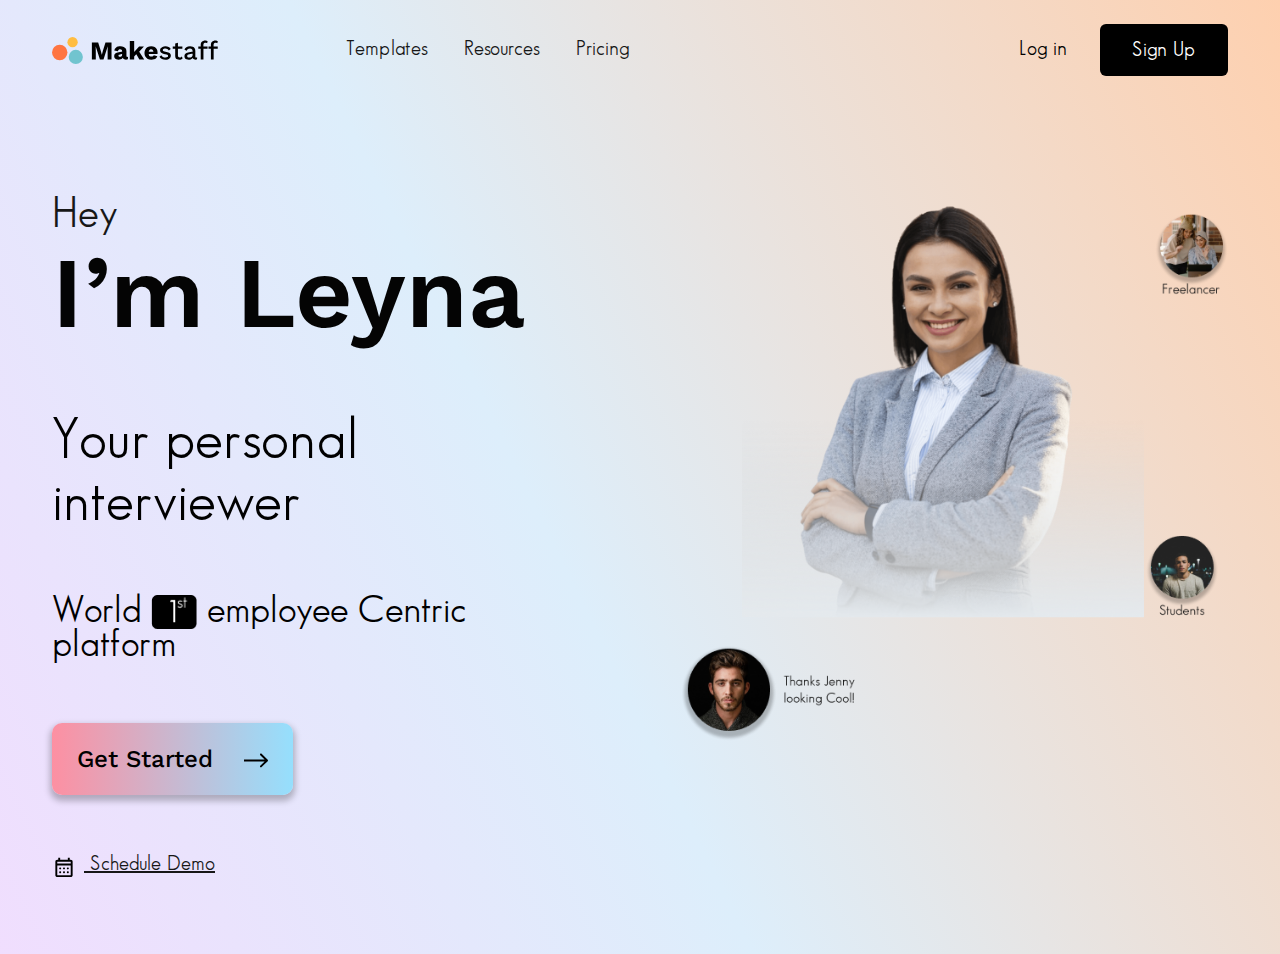
<file: index.html>
<!DOCTYPE html>
<html lang="en">

<head>
    <title>MAKESTAFF</title>
    <!--Required meta tag-->
    <meta charset="UTF-8">
    <meta name="description" content="">
    <meta name="viewport" content="width=device-width, initial-scale=1.0">
    <meta property="og:title" content="">
    <meta property="og:type" content="">
    <meta property="og:url" content="">
    <meta property="og:image" content="">
    <link rel="icon" type="image/x-icon" href="assets/images/favicon.png">
    <!--google font  cdn	-->
    <link href="https://fonts.googleapis.com/css2?family=Work+Sans:ital,wght@0,100..900;1,100..900&display=swap"
        rel="stylesheet">
    <link rel="stylesheet" href="assets/fonts/fontstyle.css">
    <!-- CSS File -->
    <link rel="stylesheet" href="assets/css/normalize.css">
    <link rel="stylesheet" href="https://cdnjs.cloudflare.com/ajax/libs/font-awesome/6.3.0/css/all.min.css">
    <link rel="stylesheet" href="assets/css/global.css">
    <link rel="stylesheet" href="assets/css/font-size.css">
    <link rel="stylesheet" href="assets/css/style.css">
    <link rel="stylesheet" href="assets/css/responsive.css">
</head>

<body>

    <div class="makestuff_home">

        <!--Start Header Area-->
        <header class="header_main_area">
            <div class="custom_container">
                <div class="header_content_area">
                    <!-- logo   -->
                    <div class="logo">
                        <a href="index.html"><img src="assets/images/home/logo.svg" alt=""></a>
                    </div>
                    <!-- menu area -->
                    <div class="menu_area">
                        <div class="menu">
                            <ul>
                                <li><a href="#">Templates</a></li>
                                <li><a href="#">Resources</a></li>
                                <li><a href="#">Pricing</a></li>
                                <li><a href="#">Log in</a></li>
                                <li><a class="active" href="#">Sign Up</a></li>
                            </ul>
                        </div>
                        <!-- start mobile menu icon -->
                            <div class="mobile-menu-icon">
                                <div class="all-p-humber">
                                    <span></span>
                                    <span></span>
                                    <span></span>
                                    <span></span>
                                </div>
                            </div>
                            <!-- end mobile menu icon -->
                    </div>

                    <!-- user login area -->
                    <div class="user_login_area">
                        <ul>
                            <li><a href="#">Log in</a></li>
                            <li><a class="active" href="#">Sign Up</a></li>
                        </ul>
                    </div>


                </div>
            </div>
        </header>
        <!--End Header Area-->

        <!-- Start hero main area -->
        <div class="hero_main_area">
            <div class="custom_container">
                <div class="hero_content_area">
                    <div class="left_hero_content">
                        <div class="hero_top_txt">
                            
                            <h1 class="heading1"><span class="text_40">Hey</span> I’m Leyna</h1>
                            <h3 class="heading3">Your personal
                                interviewer</h3>
                            <p class="text_36">World <img src="assets/images/home/1st_icon.png" alt=""> employee Centric
                                platform</p>
                            <a class="get_started_btn" href="#">Get Started <img src="assets/images/home/Arrow1.svg" alt=""></a>
                            <a class="schedule_btn" href="#" class="text_20"><img src="assets/images/home/calendar.svg" alt=""> Schedule Demo </a>
                        </div>
                    </div>
                    <div class="right_hero_content">
                        <div class="hero_images">
                            <img src="assets/images/home/hero1.png" alt="">
                        </div>
                    </div>
                </div>
            </div>
        </div>
        <!-- End hero main area -->



    </div>






    <!-- JS File -->
    <script src="assets/js/modernizr-3.11.2.min.js"></script>
    <script src="assets/js/custom.js"></script>

</body>

</html>
</file>
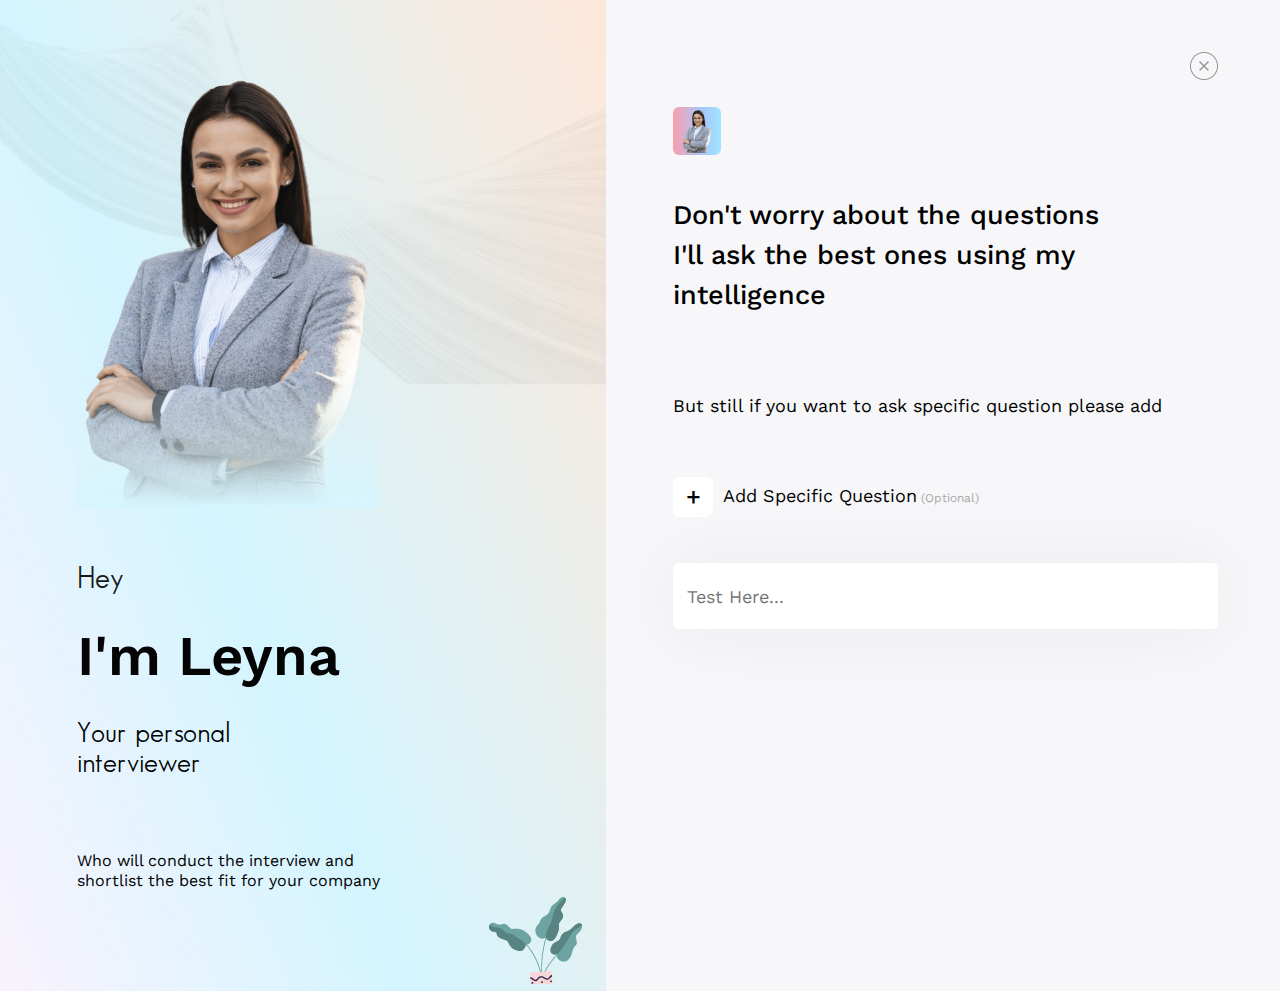
<file: add-question.html>
<!DOCTYPE html>
<html lang="en">

<head>
    <title>MAKESTAFF-Add-Question</title>
    <!--Required meta tag-->
    <meta charset="UTF-8">
    <meta name="description" content="">
    <meta name="viewport" content="width=device-width, initial-scale=1.0">
    <meta property="og:title" content="">
    <meta property="og:type" content="">
    <meta property="og:url" content="">
    <meta property="og:image" content="">
    <link rel="icon" type="image/x-icon" href="assets/images/favicon.png">
    <!--google font  cdn	-->
    <link href="https://fonts.googleapis.com/css2?family=Work+Sans:ital,wght@0,100..900;1,100..900&display=swap"
        rel="stylesheet">
    <link rel="stylesheet" href="assets/fonts/fontstyle.css">
    <!-- CSS File -->
    <link rel="stylesheet" href="assets/css/normalize.css">
    <link rel="stylesheet" href="https://cdnjs.cloudflare.com/ajax/libs/font-awesome/6.3.0/css/all.min.css">
    <link rel="stylesheet" href="assets/css/global.css">
    <link rel="stylesheet" href="assets/css/font-size.css">
    <link rel="stylesheet" href="assets/css/style.css">
    <link rel="stylesheet" href="assets/css/dipu.css">
    <link rel="stylesheet" href="assets/css/dipu-responsive.css">
    <link rel="stylesheet" href="assets/css/responsive.css">
</head>
<body>
    <main class="login_main_area">
        <div class=" staf_login">
            <!-- Login Left Side -->
            <div class="staf_login_left">
                <div class="staf_left_all_content">
                    <div class="staf_hero_img">
                        <img src="assets/images/staff-login/herp-img.png" alt="staf-hero-img">
                    </div>
                    <!-- Staf all content -->
                    <div class="staf_contents">
                        <p class="text_30">Hey</p>
                        <h4 class="heading3">I'm Leyna</h4>
                        <p class="text_28">Your personal interviewer</p>
                        <span class="text_16">
                            Who will conduct the interview and shortlist the best fit for your company
                        </span>
                    </div>
                    <div class="bottom_right_shape">
                        <img src="assets/images/login/bottom-right.png" alt="bottom-right">
                    </div>
                </div>
            </div>
            <!-- About Question Right Side -->
            <div class="about_question_right_side">
                <div class="about_all_content">
                    <div class="staf_right_headder">
                        <!-- Logo -->
                        <div class="staf_logo">
                        </div>
                        <!-- Cross Icon -->
                        <div class="close_icon">
                            <a href="#">
                                <img src="assets/images/staff-login/close-icon.png" alt="close-icon">
                            </a>
                        </div>
                    </div>
                    <div class="about_right_side_content">
                        <div class="about_right_side_img">
                            <img src="assets/images/add-question/person-icon.png" alt="img">
                        </div>
                        <h2 class="text_28">
                            Don't worry about the questions <br> I'll ask the best ones using my intelligence
                        </h2>
                        <p class="text_18">
                            But still if you want to ask specific question please add
                        </p>
                        <div class="add_qsn_area">
                            <!-- Single Question -->
                            <div class="single_qsn">
                                <p class="text_24">+</p> 
                                <h3 class="add_tittle">Add Specific Question<span> (Optional) </span></h3>
                            </div>
                        </div>
                        <!-- Form area -->
                        <form action="#" method="get" class="test_form">
                            <input type="text" name="test" id="test" placeholder="Test Here...">
                        </form>
                    </div>
                </div>
            </div>
        </div>
    </main>

    <!-- JS File -->
    <script src="assets/js/modernizr-3.11.2.min.js"></script>
    <script src="assets/js/custom.js"></script>
</body>
</html>
</file>
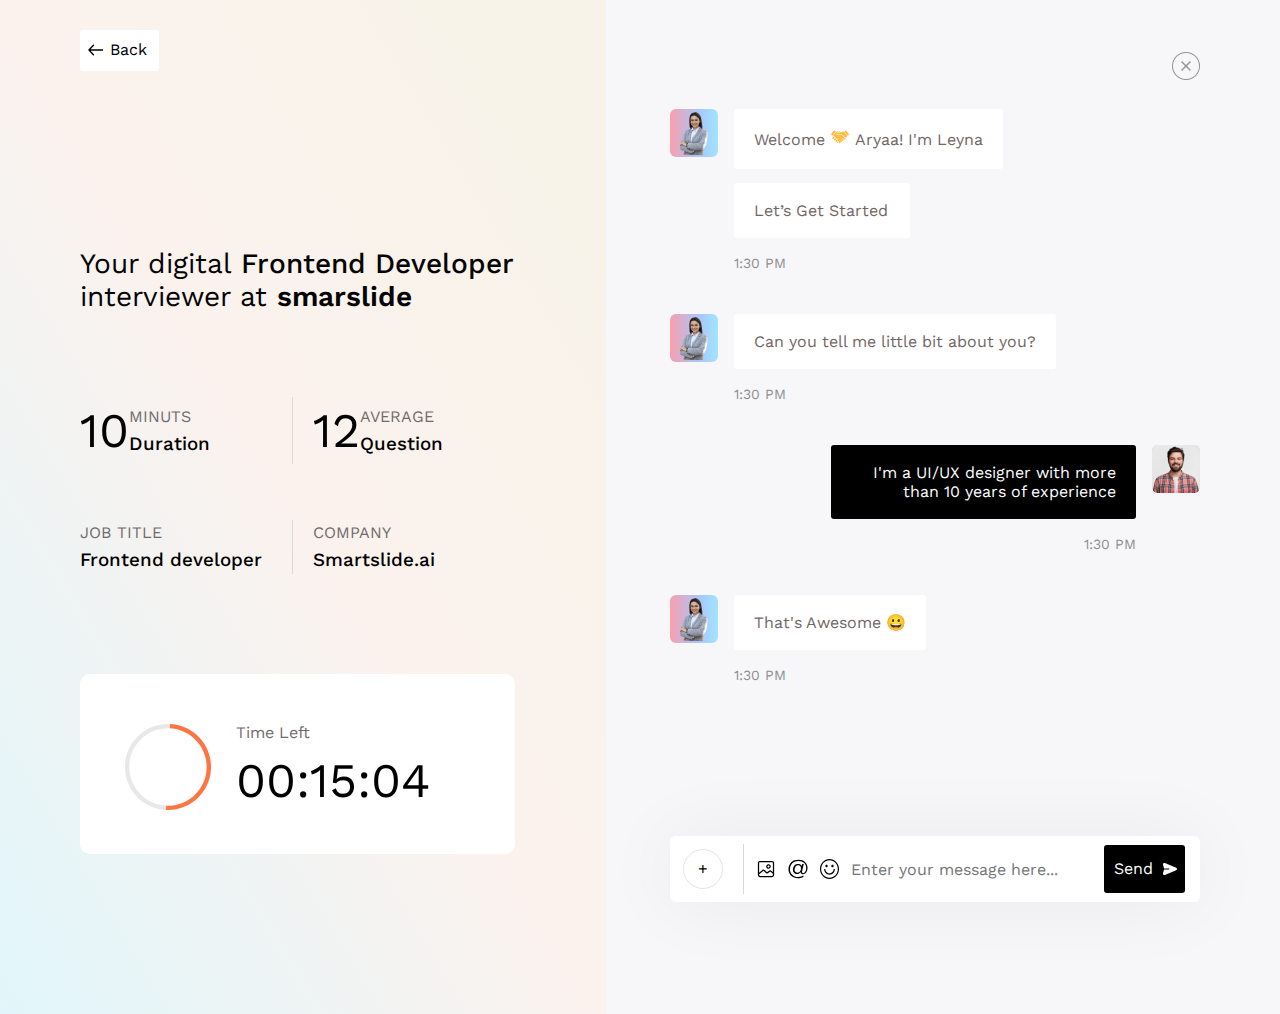
<file: cancel-interview.html>
<!DOCTYPE html>
<html lang="en">

<head>
    <title>MAKESTAFF-Cancel-Interview</title>
    <!--Required meta tag-->
    <meta charset="UTF-8">
    <meta name="description" content="">
    <meta name="viewport" content="width=device-width, initial-scale=1.0">
    <meta property="og:title" content="">
    <meta property="og:type" content="">
    <meta property="og:url" content="">
    <meta property="og:image" content="">
    <link rel="icon" type="image/x-icon" href="assets/images/favicon.png">
    <!--google font  cdn	-->
    <link href="https://fonts.googleapis.com/css2?family=Work+Sans:ital,wght@0,100..900;1,100..900&display=swap"
        rel="stylesheet">
    <link rel="stylesheet" href="assets/fonts/fontstyle.css">
    <!-- CSS File -->
    <link rel="stylesheet" href="assets/css/normalize.css">
    <link rel="stylesheet" href="https://cdnjs.cloudflare.com/ajax/libs/font-awesome/6.3.0/css/all.min.css">
    <link rel="stylesheet" href="assets/css/global.css">
    <link rel="stylesheet" href="assets/css/font-size.css">
    <link rel="stylesheet" href="assets/css/style.css">
    <link rel="stylesheet" href="assets/css/dipu.css">
    <link rel="stylesheet" href="assets/css/dipu-responsive.css">
    <link rel="stylesheet" href="assets/css/responsive.css">
</head>
<body>
    <main class="message_main_area">
        <div class="message_hr">
            <!-- message_hr Left Side -->
            <div class="message_hr_left">
                <div class="message_hr_left_all_content">
                    <!-- Back Button -->
                    <div class="back_btn_area">
                        <a href="#" class="back_btn">
                            <img src="assets/images/message_hr/left_arrow.svg" alt="left_arrow">
                            Back
                        </a>
                    </div>
                    <!-- Message Dashboard All Content -->
                    <div class="message_dashboard_content">
                        <!-- Content Title -->
                        <h2 class="text_28">
                            Your digital <span>Frontend Developer</span> interviewer at  <strong>smarslide</strong>
                        </h2>
                        <!-- Items -->
                        <div class="dashboard_content_boxs">
                            <!-- Single Box -->
                            <div class="dasboard_single_box">
                                <h2 class="text_48">10</h2>
                                <div class="subtittle">
                                    <span class="text_16">MINUTS</span>
                                    <p class="text_18">Duration</p>
                                </div>
                            </div>
                            <!-- Single Box -->
                            <div class="dasboard_single_box">
                                <h2 class="text_48">12</h2>
                                <div class="subtittle">
                                    <span class="text_16">AVERAGE</span>
                                    <p class="text_18">Question</p>
                                </div>
                            </div>
                            <!-- Single Box -->
                            <div class="dasboard_single_box">
                                <div class="subtittle">
                                    <span class="text_16">JOB TITLE</span>
                                    <p class="text_18">Frontend developer</p>
                                </div>
                            </div>
                            <!-- Single Box -->
                            <div class="dasboard_single_box">
                                <div class="subtittle">
                                    <span class="text_16">COMPANY</span>
                                    <p class="text_18">Smartslide.ai</p>
                                </div>
                            </div>
                        </div>
                        <!-- Timmer Box -->
                        <div class="timmer_box">
                            <img src="assets/images/message_hr/timer_shape.svg" alt="timer_shape">
                            <div class="timmer_text">
                                <span class="text_16">Time Left</span>
                                <p class="text_48">00:15:04</p>
                            </div>
                        </div>
                    </div>
                </div>
            </div>
            <!-- message_hr Right Side -->
            <div class="message_hr_right">
                <div class="message_hr_all_content">
                    <div class="staf_right_headder">
                        <!-- Logo -->
                        <div class="staf_logo">
                        </div>
                        <!-- Cross Icon -->
                        <div class="close_icon trigger">
                            <a href="#">
                                <img src="assets/images/staff-login/close-icon.png" alt="close-icon">
                            </a>
                        </div>
                    </div>
                    <div class="message_contents">
                        <!-- Message Items -->
                        <div class="sigle_message">
                            <!-- Message Img Box -->
                            <div class="hr_img_box">
                                <img src="assets/images/message_hr/hr.png" alt="img">
                            </div>
                            <!-- Message Contnet -->
                            <div class="message_contnet">
                                <p class="text_16 single_sms">  Welcome 
                                    <span>
                                        <svg width="20" height="20" viewBox="0 0 20 20" fill="none" xmlns="http://www.w3.org/2000/svg">
                                            <path d="M6.98807 15.2641C6.97852 15.3592 6.98674 15.4586 7.02141 15.557C7.10607 15.7943 7.30474 15.9877 7.54007 16.0606C7.75874 16.1297 7.9763 16.0837 8.0423 16.0119L8.49852 15.5223C8.63052 15.3812 8.66385 15.1557 8.5863 14.9368C8.39541 14.571 8.13963 14.439 7.81207 14.3799L6.98807 15.2641Z" fill="#FFBD41"/>
                                            <path d="M6.37892 12.8163L5.58159 13.6714C5.41959 13.8476 5.37314 14.1185 5.46359 14.3781C5.55959 14.6523 5.7887 14.8754 6.06292 14.9587C6.32248 15.0365 6.58292 14.9761 6.74603 14.8025L7.48425 14.0107C7.64736 13.835 7.6927 13.5654 7.60225 13.3059C7.50625 13.0303 7.27581 12.8081 7.00292 12.7252C6.78514 12.6556 6.52959 12.653 6.37892 12.8163Z" fill="#FFBD41"/>
                                            <path d="M4.79793 11.4095L4.06171 12.1999C3.89949 12.3748 3.85416 12.6466 3.94371 12.907C4.03971 13.1804 4.26882 13.4035 4.54305 13.4868C4.80216 13.5657 5.06527 13.5042 5.14727 13.4173L5.9646 12.5402C6.12771 12.3639 6.17305 12.093 6.0826 11.8339C5.98616 11.5588 5.75705 11.3366 5.48282 11.2542C5.2306 11.1719 4.95149 11.245 4.79793 11.4095Z" fill="#FFBD41"/>
                                            <path d="M3.35683 9.85134L2.54083 10.7289C2.37772 10.9047 2.33238 11.1742 2.42283 11.4324C2.51794 11.7089 2.74838 11.9311 3.0226 12.0144C3.28172 12.0918 3.54438 12.0318 3.62549 11.9438L4.44372 11.0667V11.0658C4.60683 10.8922 4.65216 10.6222 4.56172 10.3631C4.46705 10.0867 4.2366 9.86445 3.96238 9.782C3.75283 9.70978 3.49927 9.69734 3.35683 9.85134Z" fill="#FFBD41"/>
                                            <path d="M13.9521 4.61768C13.4244 4.91279 12.6908 4.96568 11.9764 5.01701C11.4359 5.0539 10.8784 5.09301 10.4777 5.24101L8.24992 6.06301C8.23481 6.06901 8.21948 6.07256 8.20348 6.07479C8.09592 6.09168 7.99637 6.10612 7.90703 6.11857C7.36459 6.19501 7.30192 6.21834 7.23948 6.37901C7.18259 6.52745 7.24503 6.74145 7.39926 6.92323C7.52503 7.07256 8.01726 7.53879 9.02992 7.29901L10.2986 7.13145C11.009 7.0399 11.5786 7.50301 12.0335 7.87679L15.4453 10.6061L15.4479 10.6048C16.1224 10.3226 16.825 9.95545 17.4224 9.2359L13.9521 4.61768Z" fill="#FFBD41"/>
                                            <path d="M9.2567 4.45158C9.05447 4.47025 8.8227 4.49581 8.57959 4.52114C7.23492 4.6647 6.48936 4.72114 6.11003 4.65092L2.61914 9.1947C2.74759 9.31625 2.85403 9.44247 2.93981 9.57914C3.23159 9.28047 3.67247 9.17381 4.10181 9.30358C4.52314 9.4307 4.87492 9.77225 5.02203 10.196C5.08447 10.3754 5.10403 10.5594 5.08803 10.7356C5.26025 10.7114 5.44225 10.7214 5.62136 10.776C6.04159 10.9023 6.3947 11.2447 6.5407 11.6685C6.60403 11.8469 6.62403 12.0305 6.60892 12.2067C6.78114 12.1825 6.96314 12.1927 7.14225 12.2485C7.56159 12.3756 7.91314 12.7171 8.06025 13.1387C8.1527 13.406 8.15625 13.6811 8.08114 13.9278C8.12403 13.936 8.16803 13.9465 8.21181 13.9603C8.58803 14.0769 8.90759 14.386 9.04514 14.7671C9.17625 15.136 9.11936 15.5236 8.90403 15.8018L9.52336 16.2971C9.67492 16.4174 9.89581 16.4305 10.102 16.3305C10.3256 16.222 10.4945 16.0018 10.5443 15.7554C10.5651 15.6525 10.5583 15.5527 10.5347 15.4603L9.74914 14.8318C9.64359 14.7471 9.62492 14.5909 9.70736 14.4825C9.7907 14.3749 9.94359 14.3549 10.0498 14.4396L10.9943 15.1965C11.088 15.2716 11.3567 15.2916 11.6031 15.1756C11.8623 15.0518 12.058 14.7967 12.1123 14.512C12.1643 14.2429 12.0809 13.982 11.8956 13.8327L11.0414 13.1491C10.9349 13.0645 10.9163 12.9078 10.9996 12.8007C11.082 12.6918 11.2358 12.6718 11.3411 12.7578L12.5829 13.7509C12.7696 13.8994 13.0378 13.9198 13.2856 13.8043C13.5425 13.6814 13.7383 13.4267 13.7938 13.1389C13.8458 12.8698 13.7625 12.6098 13.5751 12.4591L12.3329 11.4674C12.2265 11.3818 12.2078 11.2256 12.2911 11.1163C12.3745 11.0091 12.5274 10.9905 12.634 11.0749C12.634 11.0749 14.5203 12.5831 14.5216 12.5831C14.6154 12.6569 14.8827 12.6778 15.128 12.5605C15.3876 12.4394 15.582 12.1847 15.6385 11.8978C15.6896 11.6283 15.6063 11.3665 15.4198 11.2185L11.728 8.26403C11.3045 7.9167 10.8669 7.55692 10.3587 7.62514L9.11559 7.78736C8.27759 7.9887 7.48714 7.78958 7.03003 7.24914C6.75447 6.92358 6.6607 6.52092 6.78447 6.19714C6.95803 5.74803 7.29047 5.70158 7.83914 5.62425C7.92114 5.61381 8.00936 5.60092 8.10647 5.58558L10.3114 4.77225C10.4547 4.71892 10.6134 4.68203 10.7776 4.64936C10.2107 4.43003 9.79981 4.41692 9.2567 4.45158Z" fill="#FFBD41"/>
                                            <path d="M4.46547 3.59046C4.06392 3.56002 3.69725 3.86268 3.16947 4.55002L1.81969 6.30824C1.33147 6.94246 1.14858 7.33691 1.18903 7.67113C1.22147 7.94579 1.41258 8.21535 1.60214 8.36735L2.24236 8.87868L5.71903 4.35357L5.26903 3.99335C4.95969 3.74668 4.70636 3.60913 4.46547 3.59046Z" fill="#FFBD41"/>
                                            <path d="M15.6147 3.58596C15.3738 3.60107 15.1182 3.73574 14.8065 3.97885L14.3516 4.33174L17.78 8.89374L18.2231 8.54907C18.6065 8.25174 18.802 7.98574 18.8378 7.7113C18.882 7.37796 18.7049 6.98041 18.2245 6.33796L16.8967 4.56285C16.3793 3.86841 16.0173 3.56018 15.6147 3.58596Z" fill="#FFBD41"/>
                                          </svg>
                                    </span>
                                    Aryaa! I'm Leyna
                                </p>
                                <p class=" text_16 single_sms" style="max-width: 176px;">Let’s Get Started</p>
                                <span class="text_14">1:30 PM</span>
                            </div>
                        </div>
                        <!-- Message Items -->
                        <div class="sigle_message mt">
                            <!-- Message Img Box -->
                            <div class="hr_img_box">
                                <img src="assets/images/message_hr/hr.png" alt="img">
                            </div>
                            <!-- Message Contnet -->
                            <div class="message_contnet">
                                <p class=" text_16 single_sms" >Can you tell me little bit about you?</p>
                                <span class="text_14">1:30 PM</span>
                            </div>
                        </div>
                        <!-- Message Items -->
                        <div class="sigle_message mt coustomer_item">
                            <!-- Message Contnet -->
                            <div class="message_contnet ">
                                <p class=" text_16 single_sms coustomer_content" style="max-width: 305px;">I'm a UI/UX designer with more than 10 years of experience</p>
                                <span class="text_14">1:30 PM</span>
                            </div>
                            <!-- Message Img Box -->
                            <div class="hr_img_box coustomer_img_box">
                                <img src="assets/images/message_hr/coustomers.png" alt="img">
                            </div>
                        </div>
                        <!-- Message Items -->
                        <div class="sigle_message mt">
                            <!-- Message Img Box -->
                            <div class="hr_img_box">
                                <img src="assets/images/message_hr/hr.png" alt="img">
                            </div>
                            <!-- Message Contnet -->
                            <div class="message_contnet">
                                <p class=" text_16 single_sms" >That's Awesome 😀</p>
                                <span class="text_14">1:30 PM</span>
                            </div>
                        </div>
                        <!-- Form area -->
                        <form action="#" method="get" class="sms_form">
                            <div class="chat-input-wrapper">
                                <button class="chat-attachment-btn">
                                  +
                                </button>
                                <div class="input-wrapper">
                                    <div class="emoji-btn">
                                        <a href="#">
                                            <img src="assets/images/message_hr/img.svg" alt="img">
                                        </a>
                                        <a href="#">
                                            <img src="assets/images/message_hr/@.svg" alt="img">
                                        </a>
                                        <a href="#">
                                            <img src="assets/images/message_hr/emoji.svg" alt="img">
                                        </a>
                                    </div>
                                    <input type="text" class="chat-input" placeholder="Enter your message here...">
                                </div>
                                <button class="chat-send-btn">Send</button>
                            </div>
                        </form>
                    </div>
                </div>
            </div>
        </div>
        
        <!-- Modal -->
        <div class="modal">
            <div class="modal-content">
                <div class="close_icon_area close-button">
                    <a href="#">
                        <img src="assets/images/cancel-interview/close-icon.png" alt="close-icon">
                    </a>
                </div>
                <div class="what_icon">
                    <img src="assets/images/cancel-interview/are-you-sure.svg" alt="are-you-sure">
                </div>
                <h2 class="text_28">
                    Are you Sure?
                </h2>
                <p class="text_20">Are you sure you want to cancel the interview?</p>
                <div class="modal_btns">
                    <a href="#" class="modal_btn">Cancel</a>
                    <a href="#" class="active modal_btn">Yes, Cancel It</a>
                </div>
            </div>
        </div>
    </main>

    <!-- JS File -->
    <script src="assets/js/modernizr-3.11.2.min.js"></script>
    <script src="assets/js/custom.js"></script>
</body>
</html>
</file>
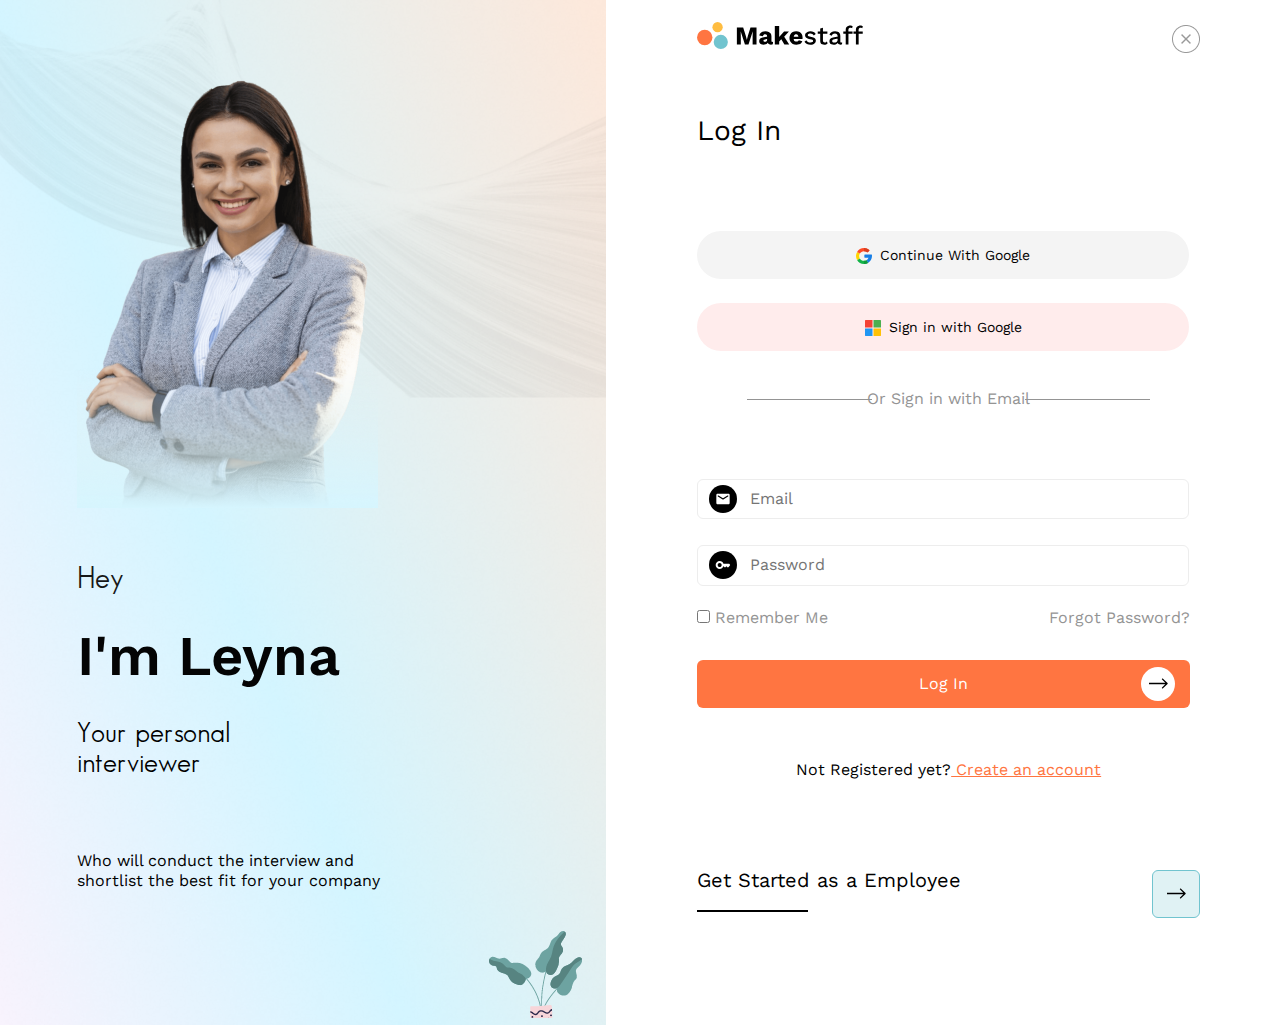
<file: employee-login.html>
<!DOCTYPE html>
<html lang="en">

<head>
    <title>MAKESTAFF-Employee-Login</title>
    <!--Required meta tag-->
    <meta charset="UTF-8">
    <meta name="description" content="">
    <meta name="viewport" content="width=device-width, initial-scale=1.0">
    <meta property="og:title" content="">
    <meta property="og:type" content="">
    <meta property="og:url" content="">
    <meta property="og:image" content="">
    <link rel="icon" type="image/x-icon" href="assets/images/favicon.png">
    <!--google font  cdn	-->
    <link href="https://fonts.googleapis.com/css2?family=Work+Sans:ital,wght@0,100..900;1,100..900&display=swap"
        rel="stylesheet">
    <link rel="stylesheet" href="assets/fonts/fontstyle.css">
    <!-- CSS File -->
    <link rel="stylesheet" href="assets/css/normalize.css">
    <link rel="stylesheet" href="https://cdnjs.cloudflare.com/ajax/libs/font-awesome/6.3.0/css/all.min.css">
    <link rel="stylesheet" href="assets/css/global.css">
    <link rel="stylesheet" href="assets/css/font-size.css">
    <link rel="stylesheet" href="assets/css/dipu.css">
    <link rel="stylesheet" href="assets/css/style.css">
    <link rel="stylesheet" href="assets/css/dipu-responsive.css">
    <link rel="stylesheet" href="assets/css/responsive.css">
</head>
<body>
    <main class="login_main_area">
        <div class=" staf_login">
            <!-- Login Left Side -->
            <div class="staf_login_left">
                <div class="staf_left_all_content">
                    <div class="staf_hero_img">
                        <img src="assets/images/staff-login/herp-img.png" alt="staf-hero-img">
                    </div>
                    <!-- Staf all content -->
                    <div class="staf_contents">
                        <p class="text_30">Hey</p>
                        <h4 class="heading3">I'm Leyna</h4>
                        <p class="text_28">Your personal interviewer</p>
                        <span class="text_16">
                            Who will conduct the interview and shortlist the best fit for your company
                        </span>
                    </div>
                    <div class="bottom_right_shape">
                        <img src="assets/images/login/bottom-right.png" alt="bottom-right">
                    </div>
                </div>
            </div>
            <!-- Login Right Side -->
            <div class="login_right_side">
                <div class="staf_right_content">
                    <div class="staf_right_headder employee_headder">
                        <!-- Logo -->
                        <div class="staf_logo Employee_logo">
                            <a href="#">
                            <img src="assets/images/home/logo.svg" alt="logo">
                            </a>
                        </div>
                        <!-- Cross Icon -->
                        <div class="close_icon">
                            <a href="#">
                                <img src="assets/images/staff-login/close-icon.png" alt="close-icon">
                            </a>
                        </div>
                    </div>
                    <!-- Login Details -->
                    <div class="employee_details">
                        <h5 class="text_32">Log In</h5>
                        <!-- Login With Google -->
                        <div class="employee_google_login_btn">
                            <div class="employee_google_login">
                                <a href="#" class="google_login_btn"> <span class="google_icon"><img src="assets/images/login/google-icon.svg" alt="google-icon"></span><span class="text_14">Continue With Google</span></a>
                            </div>
                            <div class="employee_google_login mycrosoft_btn">
                                <a href="#" class="google_login_btn"> <span class="google_icon"><img src="assets/images/employee/mycrosoft.svg" alt="mycrosoft-icon"></span><span class="text_14">Sign in with Google</span></a>
                            </div>
                        </div>
                    </div>
                    <!-- Email Singup Form -->
                    <form class="email_sign_up" action="#" method="get">
                        <div class="form_tittle employee_tittle">
                            <h3 class="text_16">Or Sign in with Email</h3>
                        </div>
                        <div class="email_fild staf_emal_fled">
                            <!-- Single Input -->
                            <div class="single_input ">
                                <div class="input_icon">
                                    <img src="assets/images/login/mail-icon.svg" alt="mail-icon">
                                </div>
                                <input type="email" name="email" placeholder="Email">
                            </div>
                        </div>
                        <div class="pass">
                            <!-- Single Input -->
                            <div class="single_input ">
                                <div class="input_icon">
                                    <img src="assets/images/login/key-icon.svg" alt="key-icon">
                                </div>
                                <input type="password" name="password" placeholder="Password">
                            </div>
                        </div>
                        <!-- Single Input -->
                        <div class="remember_input staf_remember">
                            <div class="remember_area">
                                <input type="checkbox" name="Remember" value="Remember" id="Remember">
                                <label for="Remember">Remember Me</label>
                            </div>
                            <div class="forget">
                                <a class="text_16" href="#">Forgot Password?</a>
                            </div>
                        </div>
                        <!-- Login Btn -->
                        <button class="login_btn staf_login_btn" type="submit">Log In <span class="arrow_icon"><img src="assets/images/login/arrow.svg" alt="arrow"></span></button>
                    </form>
                    <!-- Create Account -->
                    <div class="not_registred text_16">
                        Not Registered yet?<a href="#"> Create an account</a>
                    </div>
                    
                    <!-- Get Started -->
                    <div class="get_started">
                        <p class="text_20 text_shape">Get Started as a Employee</p>
                        <a href="#">
                            <img src="assets/images/login/arrow.svg" alt="arrow">
                        </a>
                    </div>
                </div>
            </div>
        </div>
    </main>

    <!-- JS File -->
    <script src="assets/js/modernizr-3.11.2.min.js"></script>
    <script src="assets/js/custom.js"></script>
</body>
</html>
</file>
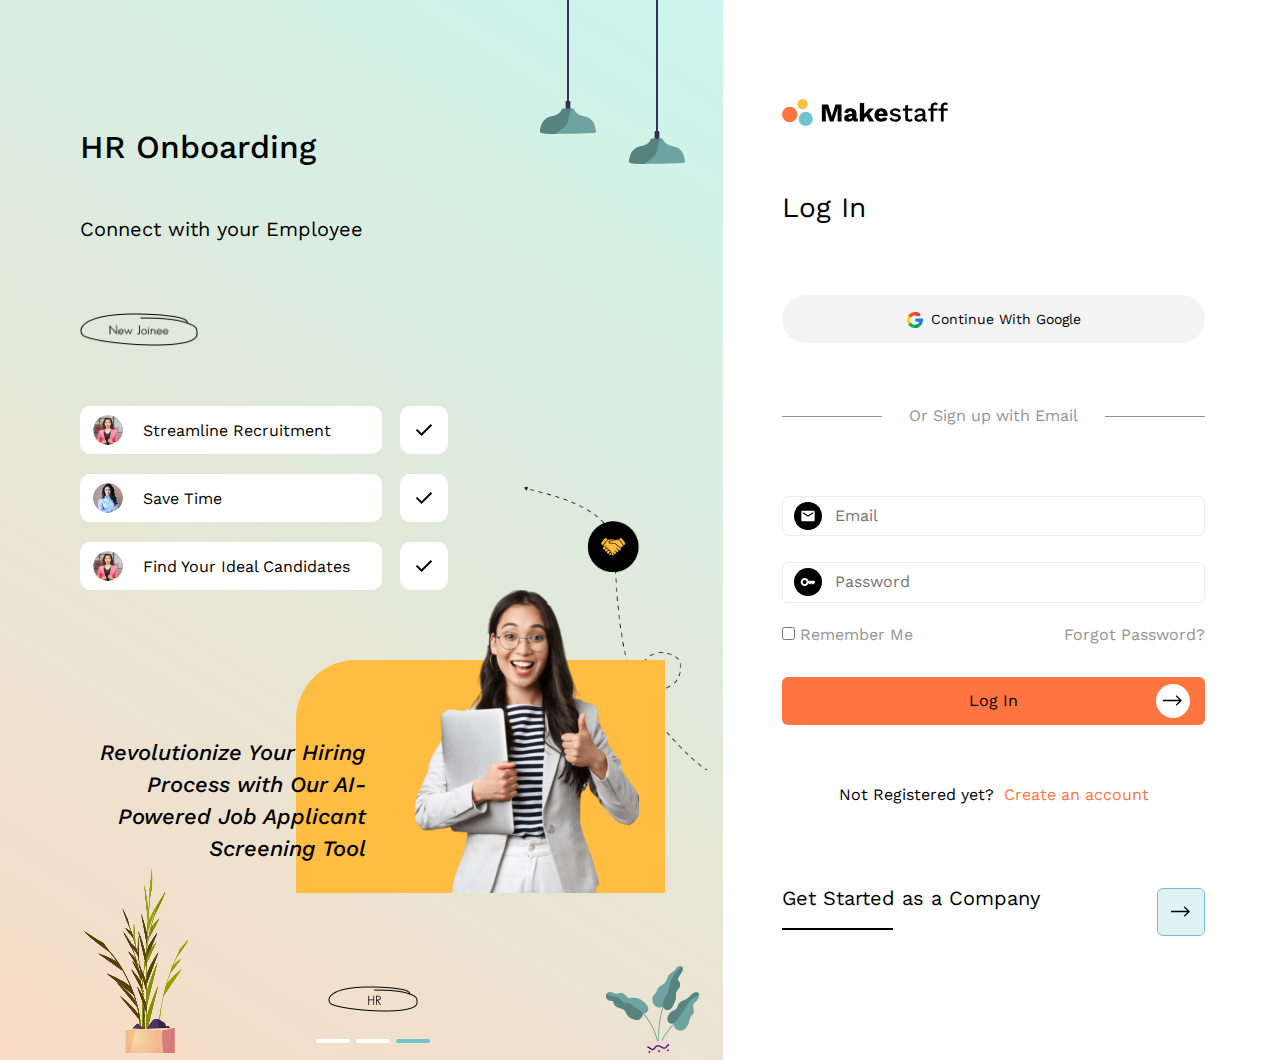
<file: login.html>
<!DOCTYPE html>
<html lang="en">

<head>
    <title>MAKESTAFF-Login</title>
    <!--Required meta tag-->
    <meta charset="UTF-8">
    <meta name="description" content="">
    <meta name="viewport" content="width=device-width, initial-scale=1.0">
    <meta property="og:title" content="">
    <meta property="og:type" content="">
    <meta property="og:url" content="">
    <meta property="og:image" content="">
    <link rel="icon" type="image/x-icon" href="assets/images/favicon.png">
    <!--google font  cdn	-->
    <link href="https://fonts.googleapis.com/css2?family=Work+Sans:ital,wght@0,100..900;1,100..900&display=swap"
        rel="stylesheet">
    <link rel="stylesheet" href="assets/fonts/fontstyle.css">
    <!-- CSS File -->
    <link rel="stylesheet" href="assets/css/normalize.css">
    <link rel="stylesheet" href="https://cdnjs.cloudflare.com/ajax/libs/font-awesome/6.3.0/css/all.min.css">
    <link rel="stylesheet" href="assets/css/global.css">
    <link rel="stylesheet" href="assets/css/font-size.css">
    <link rel="stylesheet" href="assets/css/style.css">
    <link rel="stylesheet" href="assets/css/responsive.css">
</head>
<body>
    <main class="login_main_area">
        <div class="login_wrapper">
            <!-- Login Left Side -->
            <div class="login_left_side">
                <div class="left_side_all_content">
                    <!-- Logo -->
                    <div class="login_logo dasktop_logo">
                        <a href="#">
                         <img src="assets/images/home/logo.svg" alt="logo">
                        </a>
                     </div>
                    <div class="hr_tittle_contemt">
                        <h1 class="text_32">HR Onboarding</h1>
                        <p class="text_20">Connect with your Employee</p>
                        <img src="assets/images/login/new-joinee.png" alt="new-joinee">
                    </div>
                    <div class="all_recruitment">
                        <!-- Single Recruitment -->
                        <div class="single_recruitment">
                            <div class="recruitment_content">
                                <img src="assets/images/login/user-one.png" alt="user-img">
                                <p class="text_16">Streamline Recruitment</p>
                            </div>
                            <div class="check_box">
                                <img src="assets/images/login/check.svg" alt="check">
                            </div>
                        </div>
                        <!-- Single Recruitment -->
                        <div class="single_recruitment">
                            <div class="recruitment_content">
                                <img src="assets/images/login/user-two.png" alt="user-img">
                                <p class="text_16">Save Time</p>
                            </div>
                            <div class="check_box">
                                <img src="assets/images/login/check.svg" alt="check">
                            </div>
                        </div>
                        <!-- Single Recruitment -->
                        <div class="single_recruitment">
                            <div class="recruitment_content">
                                <img src="assets/images/login/user-one.png" alt="user-img">
                                <p class="text_16">Find Your Ideal Candidates </p>
                            </div>
                            <div class="check_box">
                                <img src="assets/images/login/check.svg" alt="check">
                            </div>
                        </div>
                        <!-- Recruitment Shape -->
                        <div class="recruitment_shape">
                            <img src="assets/images/login/long-shape.png" alt="long-shape">
                        </div>
                    </div>
                    <!-- Revolutionize  -->
                    <div class="revolutionize">
                        <h3 class="text_22">Revolutionize Your Hiring Process with Our AI-Powered Job Applicant Screening Tool</h3>
                        <div class="revolutionize_bg_img">
                            <img src="assets/images/login/hiring-img.png" alt="hiring-img">
                        </div>
                    </div>
                    <!-- HR -->
                    <div class="hr_img">
                        <img src="assets/images/login/hr.png" alt="hr">
                    </div>
                    <!-- Arrow Icons -->
                    <div class="all_arrows">
                        <!-- single arrow -->
                        <span class="single_arrow"></span>
                        <!-- single arrow -->
                        <span class="single_arrow"></span>
                        <!-- single arrow -->
                        <span class="single_arrow green"></span>
                    </div>
                </div>
                <div class="login_left_top_shape">
                    <img src="assets/images/login/top-light.png" alt="top-light">
                </div>
                
                <div class="bottom_left_shape">
                    <img src="assets/images/login/bottom-left.png" alt="bottom-left">
                </div>
                <div class="bottom_right_shape">
                    <img src="assets/images/login/bottom-right.png" alt="bottom-right">
                </div>
            </div>
            <!-- Login Right Side -->
            <div class="login_right_side">
                <div class="right_side_all_content">
                    <!-- Logo -->
                    <div class="login_logo mobile_none">
                       <a href="#">
                        <img src="assets/images/home/logo.svg" alt="logo">
                       </a>
                    </div>
                    <!-- Login Details -->
                    <div class="login_details">
                        <h5 class="text_28">Log In</h5>
                        <!-- Login With Google -->
                        <div class="google_login">
                            <a href="#" class="google_login_btn"> <span class="google_icon"><img src="assets/images/login/google-icon.svg" alt="google-icon"></span><span class="text_14">Continue With Google</span></a>
                        </div>
                    </div>
                    <!-- Email Singup Form -->
                    <form class="email_sign_up" action="#" method="get">
                        <div class="form_tittle">
                            <h3 class="text_16">Or Sign up with Email</h3>
                        </div>
                        <div class="email_fild">
                            <!-- Single Input -->
                            <div class="single_input ">
                                <div class="input_icon">
                                    <img src="assets/images/login/mail-icon.svg" alt="mail-icon">
                                </div>
                                <input type="email" name="email" placeholder="Email">
                            </div>
                        </div>
                        <div class="pass">
                            <!-- Single Input -->
                            <div class="single_input ">
                                <div class="input_icon">
                                    <img src="assets/images/login/key-icon.svg" alt="key-icon">
                                </div>
                                <input type="password" name="password" placeholder="Password">
                            </div>
                        </div>
                        <!-- Single Input -->
                        <div class="remember_input">
                            <div class="remember_area">
                                <input type="checkbox" name="Remember" value="Remember" id="Remember">
                                <label for="Remember">Remember Me</label>
                            </div>
                            <div class="forget">
                                <a class="text_16" href="#">Forgot Password?</a>
                            </div>
                        </div>
                        <!-- Login Btn -->
                        <button class="login_btn" type="submit">Log In <span class="arrow_icon"><img src="assets/images/login/arrow.svg" alt="arrow"></span></button>
                    </form>
                    <!-- Create Account -->
                    <div class="create_account_text text_16">
                        Not Registered yet? <a href="#">Create an account</a>
                    </div>
                    <!-- Get Started -->
                    <div class="get_started">
                        <p class="text_20 text_shape">Get Started as a Company</p>
                        <a href="#">
                            <img src="assets/images/login/arrow.svg" alt="arrow">
                        </a>
                    </div>
                </div>
            </div>
        </div>
    </main>

    <!-- JS File -->
    <script src="assets/js/modernizr-3.11.2.min.js"></script>
    <script src="assets/js/custom.js"></script>
</body>
</html>
</file>
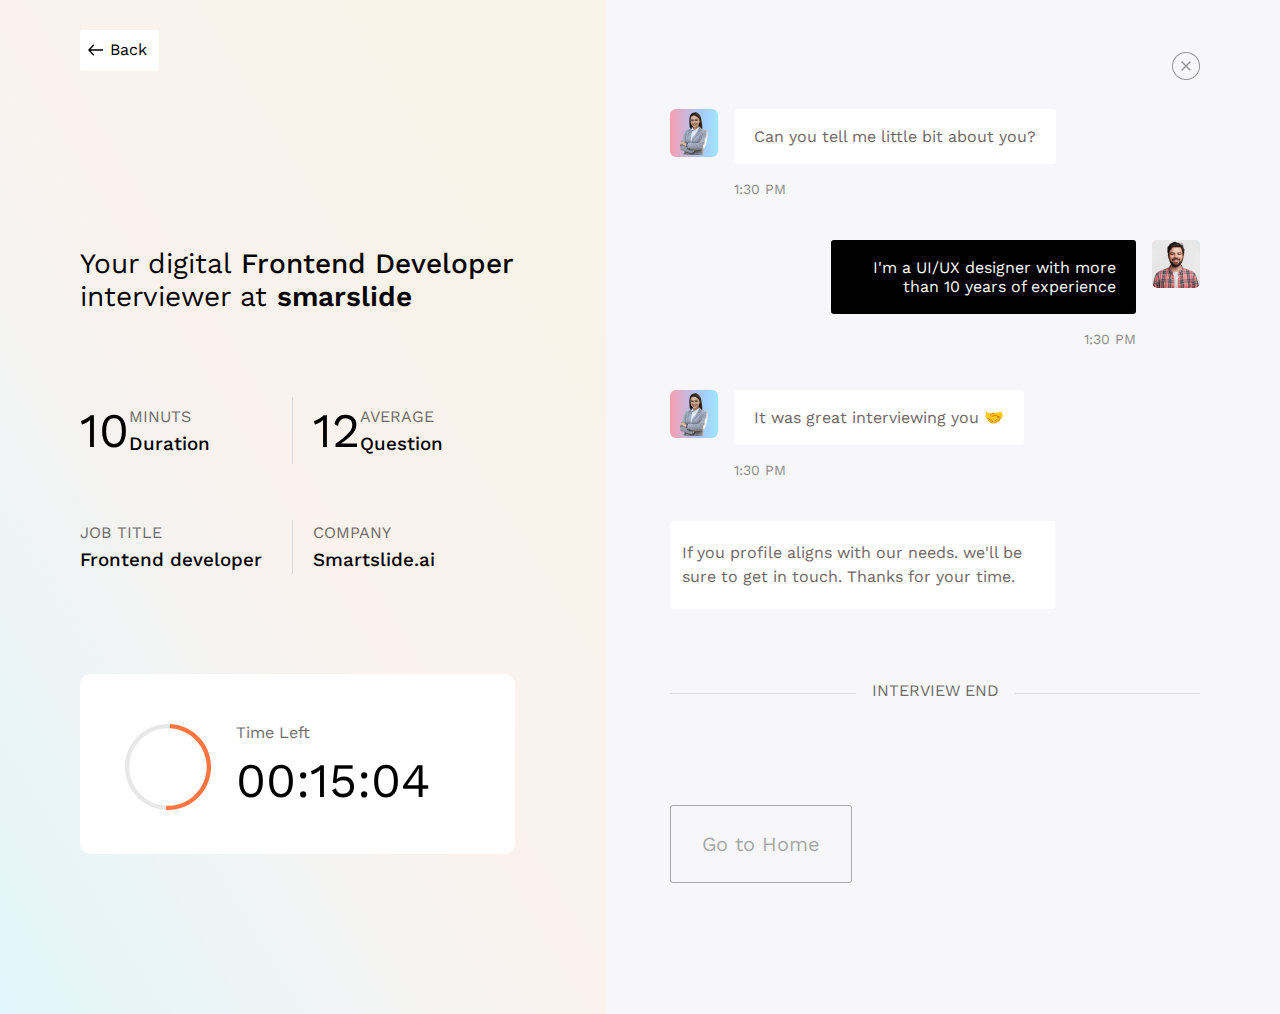
<file: message-hr-2.html>
<!DOCTYPE html>
<html lang="en">

<head>
    <title>MAKESTAFF-Message-HR-and-Employee-1.2</title>
    <!--Required meta tag-->
    <meta charset="UTF-8">
    <meta name="description" content="">
    <meta name="viewport" content="width=device-width, initial-scale=1.0">
    <meta property="og:title" content="">
    <meta property="og:type" content="">
    <meta property="og:url" content="">
    <meta property="og:image" content="">
    <link rel="icon" type="image/x-icon" href="assets/images/favicon.png">
    <!--google font  cdn	-->
    <link href="https://fonts.googleapis.com/css2?family=Work+Sans:ital,wght@0,100..900;1,100..900&display=swap"
        rel="stylesheet">
    <link rel="stylesheet" href="assets/fonts/fontstyle.css">
    <!-- CSS File -->
    <link rel="stylesheet" href="assets/css/normalize.css">
    <link rel="stylesheet" href="https://cdnjs.cloudflare.com/ajax/libs/font-awesome/6.3.0/css/all.min.css">
    <link rel="stylesheet" href="assets/css/global.css">
    <link rel="stylesheet" href="assets/css/font-size.css">
    <link rel="stylesheet" href="assets/css/style.css">
    <link rel="stylesheet" href="assets/css/dipu.css">
    <link rel="stylesheet" href="assets/css/dipu-responsive.css">
    <link rel="stylesheet" href="assets/css/responsive.css">
</head>
<body>
    <main class="message_main_area">
        <div class="message_hr">
            <!-- message_hr Left Side -->
            <div class="message_hr_left">
                <div class="message_hr_left_all_content">
                    <!-- Back Button -->
                    <div class="back_btn_area">
                        <a href="#" class="back_btn">
                            <img src="assets/images/message_hr/left_arrow.svg" alt="left_arrow">
                            Back
                        </a>
                    </div>
                    <!-- Message Dashboard All Content -->
                    <div class="message_dashboard_content">
                        <!-- Content Title -->
                        <h2 class="text_28">
                            Your digital <span>Frontend Developer</span> interviewer at  <strong>smarslide</strong>
                        </h2>
                        <!-- Items -->
                        <div class="dashboard_content_boxs">
                            <!-- Single Box -->
                            <div class="dasboard_single_box">
                                <h2 class="text_48">10</h2>
                                <div class="subtittle">
                                    <span class="text_16">MINUTS</span>
                                    <p class="text_18">Duration</p>
                                </div>
                            </div>
                            <!-- Single Box -->
                            <div class="dasboard_single_box">
                                <h2 class="text_48">12</h2>
                                <div class="subtittle">
                                    <span class="text_16">AVERAGE</span>
                                    <p class="text_18">Question</p>
                                </div>
                            </div>
                            <!-- Single Box -->
                            <div class="dasboard_single_box">
                                <div class="subtittle">
                                    <span class="text_16">JOB TITLE</span>
                                    <p class="text_18">Frontend developer</p>
                                </div>
                            </div>
                            <!-- Single Box -->
                            <div class="dasboard_single_box">
                                <div class="subtittle">
                                    <span class="text_16">COMPANY</span>
                                    <p class="text_18">Smartslide.ai</p>
                                </div>
                            </div>
                        </div>
                        <!-- Timmer Box -->
                        <div class="timmer_box">
                            <img src="assets/images/message_hr/timer_shape.svg" alt="timer_shape">
                            <div class="timmer_text">
                                <span class="text_16">Time Left</span>
                                <p class="text_48">00:15:04</p>
                            </div>
                        </div>
                    </div>
                </div>
            </div>
            <!-- message_hr Right Side -->
            <div class="message_hr_right">
                <div class="message_hr_all_content">
                    <div class="staf_right_headder">
                        <!-- Logo -->
                        <div class="staf_logo">
                        </div>
                        <!-- Cross Icon -->
                        <div class="close_icon">
                            <a href="#">
                                <img src="assets/images/staff-login/close-icon.png" alt="close-icon">
                            </a>
                        </div>
                    </div>
                    <div class="message_contents">
                        <!-- Message Items -->
                        <div class="sigle_message">
                            <!-- Message Img Box -->
                            <div class="hr_img_box">
                                <img src="assets/images/message_hr/hr.png" alt="img">
                            </div>
                            <!-- Message Contnet -->
                            <div class="message_contnet">
                                <p class=" text_16 single_sms" >Can you tell me little bit about you?</p>
                                <span class="text_14">1:30 PM</span>
                            </div>
                        </div>
                        <!-- Message Items -->
                        <div class="sigle_message mt coustomer_item">
                            <!-- Message Contnet -->
                            <div class="message_contnet ">
                                <p class=" text_16 single_sms coustomer_content" style="max-width: 305px;">I'm a UI/UX designer with more than 10 years of experience</p>
                                <span class="text_14">1:30 PM</span>
                            </div>
                            <!-- Message Img Box -->
                            <div class="hr_img_box coustomer_img_box">
                                <img src="assets/images/message_hr/coustomers.png" alt="img">
                            </div>
                        </div>
                        <!-- Message Items -->
                        <div class="sigle_message mt">
                            <!-- Message Img Box -->
                            <div class="hr_img_box">
                                <img src="assets/images/message_hr/hr.png" alt="img">
                            </div>
                            <!-- Message Contnet -->
                            <div class="message_contnet">
                                <p class=" text_16 single_sms" >It was great interviewing you 🤝</p>
                                <span class="text_14">1:30 PM</span>
                            </div>
                        </div>
                        <!-- Thanks Message -->
                        <p class="thanks_message mt">
                            If you profile aligns with our needs. we'll be sure to get in touch. Thanks for your time.
                        </p>
                        <!-- End Message -->
                        <div class="end_message">
                            <p class="text_16 end_text">INTERVIEW END</p>
                        </div>
                        <!-- Go Btn -->
                        <div class="go_btn">
                            <a class="go_to_home" href="#">Go to Home</a>
                        </div>
                    </div>
                </div>
            </div>
        </div>
    </main>

    <!-- JS File -->
    <script src="assets/js/modernizr-3.11.2.min.js"></script>
    <script src="assets/js/custom.js"></script>
</body>
</html>
</file>
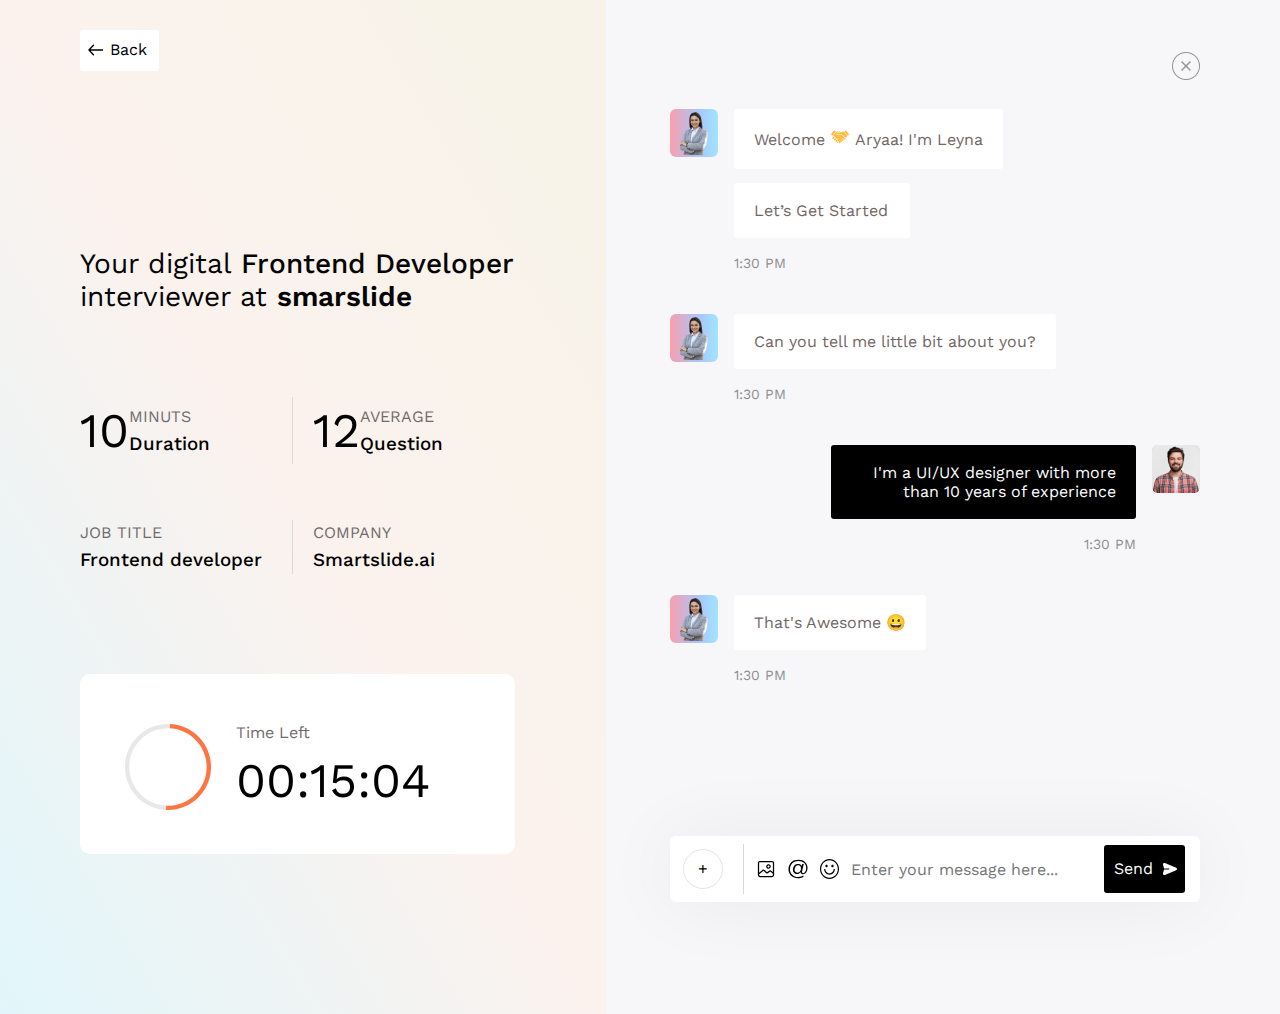
<file: message-hr.html>
<!DOCTYPE html>
<html lang="en">

<head>
    <title>MAKESTAFF-Message-HR-and-Employee</title>
    <!--Required meta tag-->
    <meta charset="UTF-8">
    <meta name="description" content="">
    <meta name="viewport" content="width=device-width, initial-scale=1.0">
    <meta property="og:title" content="">
    <meta property="og:type" content="">
    <meta property="og:url" content="">
    <meta property="og:image" content="">
    <link rel="icon" type="image/x-icon" href="assets/images/favicon.png">
    <!--google font  cdn	-->
    <link href="https://fonts.googleapis.com/css2?family=Work+Sans:ital,wght@0,100..900;1,100..900&display=swap"
        rel="stylesheet">
    <link rel="stylesheet" href="assets/fonts/fontstyle.css">
    <!-- CSS File -->
    <link rel="stylesheet" href="assets/css/normalize.css">
    <link rel="stylesheet" href="https://cdnjs.cloudflare.com/ajax/libs/font-awesome/6.3.0/css/all.min.css">
    <link rel="stylesheet" href="assets/css/global.css">
    <link rel="stylesheet" href="assets/css/font-size.css">
    <link rel="stylesheet" href="assets/css/style.css">
    <link rel="stylesheet" href="assets/css/dipu.css">
    <link rel="stylesheet" href="assets/css/dipu-responsive.css">
    <link rel="stylesheet" href="assets/css/responsive.css">
</head>
<body>
    <main class="message_main_area">
        <div class="message_hr">
            <!-- message_hr Left Side -->
            <div class="message_hr_left">
                <div class="message_hr_left_all_content">
                    <!-- Back Button -->
                    <div class="back_btn_area">
                        <a href="#" class="back_btn">
                            <img src="assets/images/message_hr/left_arrow.svg" alt="left_arrow">
                            Back
                        </a>
                    </div>
                    <!-- Message Dashboard All Content -->
                    <div class="message_dashboard_content">
                        <!-- Content Title -->
                        <h2 class="text_28">
                            Your digital <span>Frontend Developer</span> interviewer at  <strong>smarslide</strong>
                        </h2>
                        <!-- Items -->
                        <div class="dashboard_content_boxs">
                            <!-- Single Box -->
                            <div class="dasboard_single_box">
                                <h2 class="text_48">10</h2>
                                <div class="subtittle">
                                    <span class="text_16">MINUTS</span>
                                    <p class="text_18">Duration</p>
                                </div>
                            </div>
                            <!-- Single Box -->
                            <div class="dasboard_single_box">
                                <h2 class="text_48">12</h2>
                                <div class="subtittle">
                                    <span class="text_16">AVERAGE</span>
                                    <p class="text_18">Question</p>
                                </div>
                            </div>
                            <!-- Single Box -->
                            <div class="dasboard_single_box">
                                <div class="subtittle">
                                    <span class="text_16">JOB TITLE</span>
                                    <p class="text_18">Frontend developer</p>
                                </div>
                            </div>
                            <!-- Single Box -->
                            <div class="dasboard_single_box">
                                <div class="subtittle">
                                    <span class="text_16">COMPANY</span>
                                    <p class="text_18">Smartslide.ai</p>
                                </div>
                            </div>
                        </div>
                        <!-- Timmer Box -->
                        <div class="timmer_box">
                            <img src="assets/images/message_hr/timer_shape.svg" alt="timer_shape">
                            <div class="timmer_text">
                                <span class="text_16">Time Left</span>
                                <p class="text_48">00:15:04</p>
                            </div>
                        </div>
                    </div>
                </div>
            </div>
            <!-- message_hr Right Side -->
            <div class="message_hr_right">
                <div class="message_hr_all_content">
                    <div class="staf_right_headder">
                        <!-- Logo -->
                        <div class="staf_logo">
                        </div>
                        <!-- Cross Icon -->
                        <div class="close_icon">
                            <a href="#">
                                <img src="assets/images/staff-login/close-icon.png" alt="close-icon">
                            </a>
                        </div>
                    </div>
                    <div class="message_contents">
                        <!-- Message Items -->
                        <div class="sigle_message">
                            <!-- Message Img Box -->
                            <div class="hr_img_box">
                                <img src="assets/images/message_hr/hr.png" alt="img">
                            </div>
                            <!-- Message Contnet -->
                            <div class="message_contnet">
                                <p class="text_16 single_sms">  Welcome 
                                    <span>
                                        <svg width="20" height="20" viewBox="0 0 20 20" fill="none" xmlns="http://www.w3.org/2000/svg">
                                            <path d="M6.98807 15.2641C6.97852 15.3592 6.98674 15.4586 7.02141 15.557C7.10607 15.7943 7.30474 15.9877 7.54007 16.0606C7.75874 16.1297 7.9763 16.0837 8.0423 16.0119L8.49852 15.5223C8.63052 15.3812 8.66385 15.1557 8.5863 14.9368C8.39541 14.571 8.13963 14.439 7.81207 14.3799L6.98807 15.2641Z" fill="#FFBD41"/>
                                            <path d="M6.37892 12.8163L5.58159 13.6714C5.41959 13.8476 5.37314 14.1185 5.46359 14.3781C5.55959 14.6523 5.7887 14.8754 6.06292 14.9587C6.32248 15.0365 6.58292 14.9761 6.74603 14.8025L7.48425 14.0107C7.64736 13.835 7.6927 13.5654 7.60225 13.3059C7.50625 13.0303 7.27581 12.8081 7.00292 12.7252C6.78514 12.6556 6.52959 12.653 6.37892 12.8163Z" fill="#FFBD41"/>
                                            <path d="M4.79793 11.4095L4.06171 12.1999C3.89949 12.3748 3.85416 12.6466 3.94371 12.907C4.03971 13.1804 4.26882 13.4035 4.54305 13.4868C4.80216 13.5657 5.06527 13.5042 5.14727 13.4173L5.9646 12.5402C6.12771 12.3639 6.17305 12.093 6.0826 11.8339C5.98616 11.5588 5.75705 11.3366 5.48282 11.2542C5.2306 11.1719 4.95149 11.245 4.79793 11.4095Z" fill="#FFBD41"/>
                                            <path d="M3.35683 9.85134L2.54083 10.7289C2.37772 10.9047 2.33238 11.1742 2.42283 11.4324C2.51794 11.7089 2.74838 11.9311 3.0226 12.0144C3.28172 12.0918 3.54438 12.0318 3.62549 11.9438L4.44372 11.0667V11.0658C4.60683 10.8922 4.65216 10.6222 4.56172 10.3631C4.46705 10.0867 4.2366 9.86445 3.96238 9.782C3.75283 9.70978 3.49927 9.69734 3.35683 9.85134Z" fill="#FFBD41"/>
                                            <path d="M13.9521 4.61768C13.4244 4.91279 12.6908 4.96568 11.9764 5.01701C11.4359 5.0539 10.8784 5.09301 10.4777 5.24101L8.24992 6.06301C8.23481 6.06901 8.21948 6.07256 8.20348 6.07479C8.09592 6.09168 7.99637 6.10612 7.90703 6.11857C7.36459 6.19501 7.30192 6.21834 7.23948 6.37901C7.18259 6.52745 7.24503 6.74145 7.39926 6.92323C7.52503 7.07256 8.01726 7.53879 9.02992 7.29901L10.2986 7.13145C11.009 7.0399 11.5786 7.50301 12.0335 7.87679L15.4453 10.6061L15.4479 10.6048C16.1224 10.3226 16.825 9.95545 17.4224 9.2359L13.9521 4.61768Z" fill="#FFBD41"/>
                                            <path d="M9.2567 4.45158C9.05447 4.47025 8.8227 4.49581 8.57959 4.52114C7.23492 4.6647 6.48936 4.72114 6.11003 4.65092L2.61914 9.1947C2.74759 9.31625 2.85403 9.44247 2.93981 9.57914C3.23159 9.28047 3.67247 9.17381 4.10181 9.30358C4.52314 9.4307 4.87492 9.77225 5.02203 10.196C5.08447 10.3754 5.10403 10.5594 5.08803 10.7356C5.26025 10.7114 5.44225 10.7214 5.62136 10.776C6.04159 10.9023 6.3947 11.2447 6.5407 11.6685C6.60403 11.8469 6.62403 12.0305 6.60892 12.2067C6.78114 12.1825 6.96314 12.1927 7.14225 12.2485C7.56159 12.3756 7.91314 12.7171 8.06025 13.1387C8.1527 13.406 8.15625 13.6811 8.08114 13.9278C8.12403 13.936 8.16803 13.9465 8.21181 13.9603C8.58803 14.0769 8.90759 14.386 9.04514 14.7671C9.17625 15.136 9.11936 15.5236 8.90403 15.8018L9.52336 16.2971C9.67492 16.4174 9.89581 16.4305 10.102 16.3305C10.3256 16.222 10.4945 16.0018 10.5443 15.7554C10.5651 15.6525 10.5583 15.5527 10.5347 15.4603L9.74914 14.8318C9.64359 14.7471 9.62492 14.5909 9.70736 14.4825C9.7907 14.3749 9.94359 14.3549 10.0498 14.4396L10.9943 15.1965C11.088 15.2716 11.3567 15.2916 11.6031 15.1756C11.8623 15.0518 12.058 14.7967 12.1123 14.512C12.1643 14.2429 12.0809 13.982 11.8956 13.8327L11.0414 13.1491C10.9349 13.0645 10.9163 12.9078 10.9996 12.8007C11.082 12.6918 11.2358 12.6718 11.3411 12.7578L12.5829 13.7509C12.7696 13.8994 13.0378 13.9198 13.2856 13.8043C13.5425 13.6814 13.7383 13.4267 13.7938 13.1389C13.8458 12.8698 13.7625 12.6098 13.5751 12.4591L12.3329 11.4674C12.2265 11.3818 12.2078 11.2256 12.2911 11.1163C12.3745 11.0091 12.5274 10.9905 12.634 11.0749C12.634 11.0749 14.5203 12.5831 14.5216 12.5831C14.6154 12.6569 14.8827 12.6778 15.128 12.5605C15.3876 12.4394 15.582 12.1847 15.6385 11.8978C15.6896 11.6283 15.6063 11.3665 15.4198 11.2185L11.728 8.26403C11.3045 7.9167 10.8669 7.55692 10.3587 7.62514L9.11559 7.78736C8.27759 7.9887 7.48714 7.78958 7.03003 7.24914C6.75447 6.92358 6.6607 6.52092 6.78447 6.19714C6.95803 5.74803 7.29047 5.70158 7.83914 5.62425C7.92114 5.61381 8.00936 5.60092 8.10647 5.58558L10.3114 4.77225C10.4547 4.71892 10.6134 4.68203 10.7776 4.64936C10.2107 4.43003 9.79981 4.41692 9.2567 4.45158Z" fill="#FFBD41"/>
                                            <path d="M4.46547 3.59046C4.06392 3.56002 3.69725 3.86268 3.16947 4.55002L1.81969 6.30824C1.33147 6.94246 1.14858 7.33691 1.18903 7.67113C1.22147 7.94579 1.41258 8.21535 1.60214 8.36735L2.24236 8.87868L5.71903 4.35357L5.26903 3.99335C4.95969 3.74668 4.70636 3.60913 4.46547 3.59046Z" fill="#FFBD41"/>
                                            <path d="M15.6147 3.58596C15.3738 3.60107 15.1182 3.73574 14.8065 3.97885L14.3516 4.33174L17.78 8.89374L18.2231 8.54907C18.6065 8.25174 18.802 7.98574 18.8378 7.7113C18.882 7.37796 18.7049 6.98041 18.2245 6.33796L16.8967 4.56285C16.3793 3.86841 16.0173 3.56018 15.6147 3.58596Z" fill="#FFBD41"/>
                                          </svg>
                                    </span>
                                    Aryaa! I'm Leyna
                                </p>
                                <p class=" text_16 single_sms" style="max-width: 176px;">Let’s Get Started</p>
                                <span class="text_14">1:30 PM</span>
                            </div>
                        </div>
                        <!-- Message Items -->
                        <div class="sigle_message mt">
                            <!-- Message Img Box -->
                            <div class="hr_img_box">
                                <img src="assets/images/message_hr/hr.png" alt="img">
                            </div>
                            <!-- Message Contnet -->
                            <div class="message_contnet">
                                <p class=" text_16 single_sms" >Can you tell me little bit about you?</p>
                                <span class="text_14">1:30 PM</span>
                            </div>
                        </div>
                        <!-- Message Items -->
                        <div class="sigle_message mt coustomer_item">
                            <!-- Message Contnet -->
                            <div class="message_contnet ">
                                <p class=" text_16 single_sms coustomer_content" style="max-width: 305px;">I'm a UI/UX designer with more than 10 years of experience</p>
                                <span class="text_14">1:30 PM</span>
                            </div>
                            <!-- Message Img Box -->
                            <div class="hr_img_box coustomer_img_box">
                                <img src="assets/images/message_hr/coustomers.png" alt="img">
                            </div>
                        </div>
                        <!-- Message Items -->
                        <div class="sigle_message mt">
                            <!-- Message Img Box -->
                            <div class="hr_img_box">
                                <img src="assets/images/message_hr/hr.png" alt="img">
                            </div>
                            <!-- Message Contnet -->
                            <div class="message_contnet">
                                <p class=" text_16 single_sms" >That's Awesome 😀</p>
                                <span class="text_14">1:30 PM</span>
                            </div>
                        </div>
                        <!-- Form area -->
                        <form action="#" method="get" class="sms_form">
                            <div class="chat-input-wrapper">
                                <button class="chat-attachment-btn">
                                  +
                                </button>
                                <div class="input-wrapper">
                                    <div class="emoji-btn">
                                        <a href="#">
                                            <img src="assets/images/message_hr/img.svg" alt="img">
                                        </a>
                                        <a href="#">
                                            <img src="assets/images/message_hr/@.svg" alt="img">
                                        </a>
                                        <a href="#">
                                            <img src="assets/images/message_hr/emoji.svg" alt="img">
                                        </a>
                                    </div>
                                    <input type="text" class="chat-input" placeholder="Enter your message here...">
                                </div>
                                <button class="chat-send-btn">Send</button>
                            </div>
                        </form>
                    </div>
                </div>
            </div>
        </div>
    </main>

    <!-- JS File -->
    <script src="assets/js/modernizr-3.11.2.min.js"></script>
    <script src="assets/js/custom.js"></script>
</body>
</html>
</file>
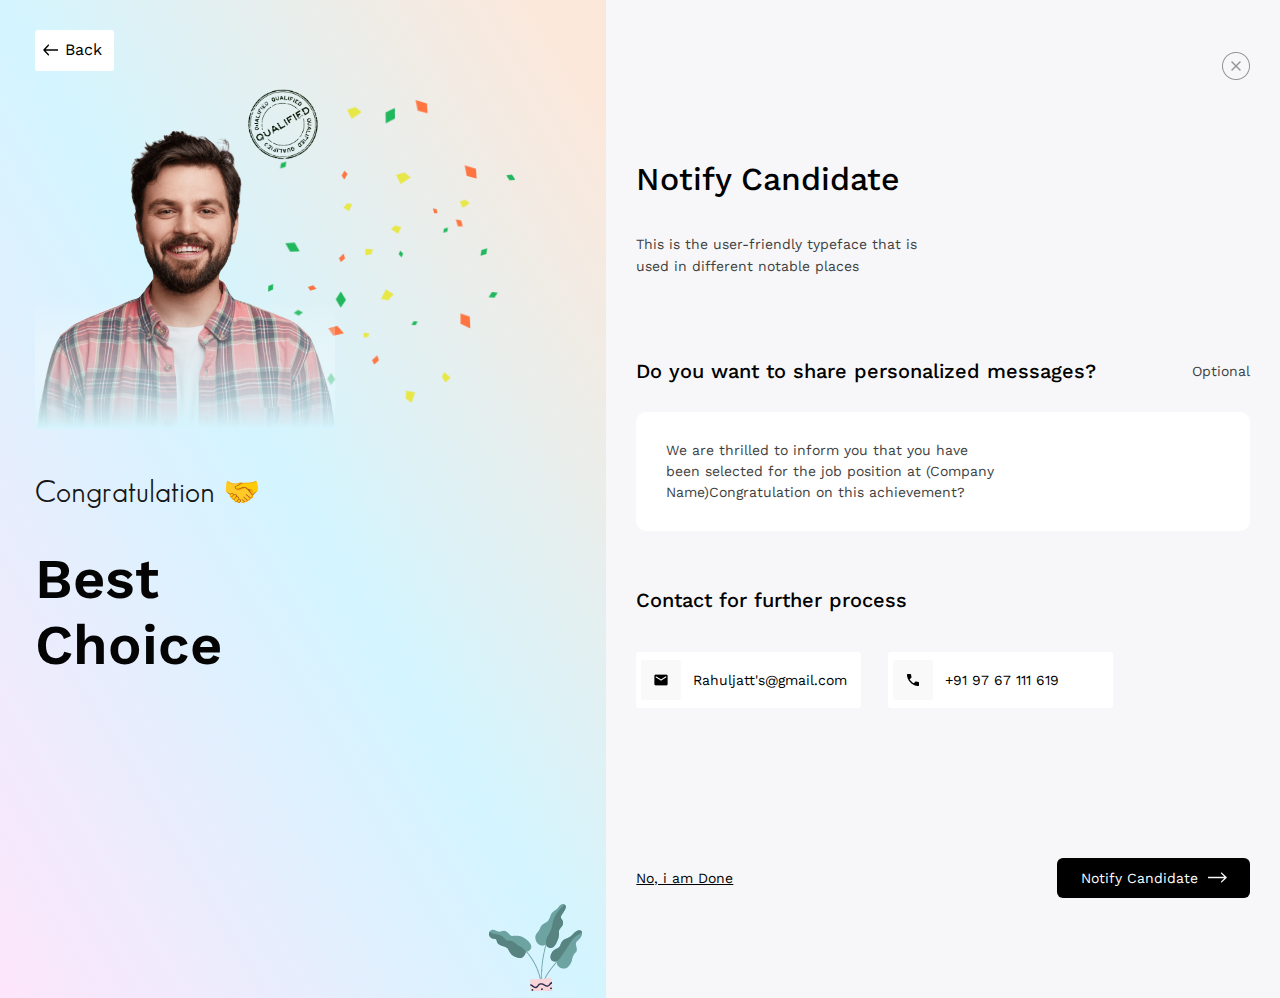
<file: notify-candidate.html>
<!DOCTYPE html>
<html lang="en">

<head>
    <title>MAKESTAFF-Notify-Candidate</title>
    <!--Required meta tag-->
    <meta charset="UTF-8">
    <meta name="description" content="">
    <meta name="viewport" content="width=device-width, initial-scale=1.0">
    <meta property="og:title" content="">
    <meta property="og:type" content="">
    <meta property="og:url" content="">
    <meta property="og:image" content="">
    <link rel="icon" type="image/x-icon" href="assets/images/favicon.png">
    <!--google font  cdn	-->
    <link href="https://fonts.googleapis.com/css2?family=Work+Sans:ital,wght@0,100..900;1,100..900&display=swap"
        rel="stylesheet">
    <link rel="stylesheet" href="assets/fonts/fontstyle.css">
    <!-- CSS File -->
    <link rel="stylesheet" href="assets/css/normalize.css">
    <link rel="stylesheet" href="https://cdnjs.cloudflare.com/ajax/libs/font-awesome/6.3.0/css/all.min.css">
    <link rel="stylesheet" href="assets/css/global.css">
    <link rel="stylesheet" href="assets/css/font-size.css">
    <link rel="stylesheet" href="assets/css/style.css">
    <link rel="stylesheet" href="assets/css/dipu.css">
    <link rel="stylesheet" href="assets/css/dipu-responsive.css">
    <link rel="stylesheet" href="assets/css/responsive.css">
</head>
<body>
    <main class="candidate_main_area">
        <div class="overall_wrapper">
            <!-- Notify Candidate Left Side -->
            <div class="left_side">
                <div class="left_all_content">
                    <!-- Back Button -->
                    <div class="back_btn_main">
                        <a href="#" class="back_btn">
                            <img src="assets/images/message_hr/left_arrow.svg" alt="left_arrow">
                            Back
                        </a>
                    </div>
                    <!-- Hero Img -->
                    <div class="hero_img notyfy_hero_img">
                        <img src="assets/images/overall-result/hero-img.png" alt="hero-img">
                        <p class="text_30">Congratulation 🤝</p>
                        <h2 class="text_56">Best <br> Choice</h2>
                        <!-- Qualified Shape -->
                        <div class="qualified">
                            <img src="assets/images/notify-candidate/Qualified.png" alt="Qualified-img">
                        </div>
                    </div>
                </div>
                <!-- Bottom Img -->
                <div class="bottom_right_shape">
                    <img src="assets/images/login/bottom-right.png" alt="bottom-right">
                </div>
                <!-- Top Shape -->
                <div class="top_shape">
                    <img src="assets/images/notify-candidate/shape.png" alt="shape">
                </div>

            </div>
            <!-- Notify Candidate Right Side -->
            <div class="right_side">
                <div class="right_content">
                    <!-- Headding Area -->
                    <div class="staf_right_headder">
                        <!-- Logo -->
                        <div class="staf_logo">
                        </div>
                        <!-- Cross Icon -->
                        <div class="close_icon">
                            <a href="#">
                                <img src="assets/images/staff-login/close-icon.png" alt="close-icon">
                            </a>
                        </div>
                    </div>
                    <!-- Notify Candidate Content -->
                    <div class="notify_content">
                        <h3 class="text_32">Notify Candidate</h3>
                        <p class="text_14">This is the user-friendly typeface that is used in different notable places</p>
                    </div>
                    <!-- personalized Area -->
                    <div class="personalized_area">
                        <div class="personalized_tittle">
                            <p class="text_20">Do you want to share personalized messages?</p>
                            <span class="text_14">Optional</span>
                        </div>
                        <div class="personalized_text">
                            <p class="text_14">We are thrilled to inform you that you have been selected for the job position at (Company Name)Congratulation on this achievement?</p>
                        </div>
                        <p class="text_20 con">Contact for further process</p>
                        <!-- Contact Info -->
                        <div class="contact_info">
                            <!-- Single Info -->
                            <div class="single_info">
                                <div class="icon">
                                    <img src="assets/images/overall-result/email.png" alt="email">
                                </div>
                                <a class="text_14" href="mailto: Rahuljatt's@gmail.com">Rahuljatt's@gmail.com</a>
                            </div>
                            <!-- Single Info -->
                            <div class="single_info">
                                <div class="icon">
                                    <img src="assets/images/overall-result/call.png" alt="call">
                                </div>
                                <a class="text_14" href="tel:97-67-111-619">+91 97 67 111 619</a>
                            </div>
                        </div>
                    </div>

                    <!-- Bottom area -->
                    <div class="notify_bottom_area">
                        <a href="#" class="text_14 ">No, i am Done</a>
                        <a href="#" class="notify_btn">
                            Notify Candidate
                            <img src="assets/images/notify-candidate/right_white_arrow.svg" alt="right_white_arrow">
                        </a>
                    </div>
                </div>
            </div>
        </div>
    </main>

    <!-- JS File -->
    <script src="assets/js/modernizr-3.11.2.min.js"></script>
    <script src="assets/js/custom.js"></script>
</body>
</html>
</file>
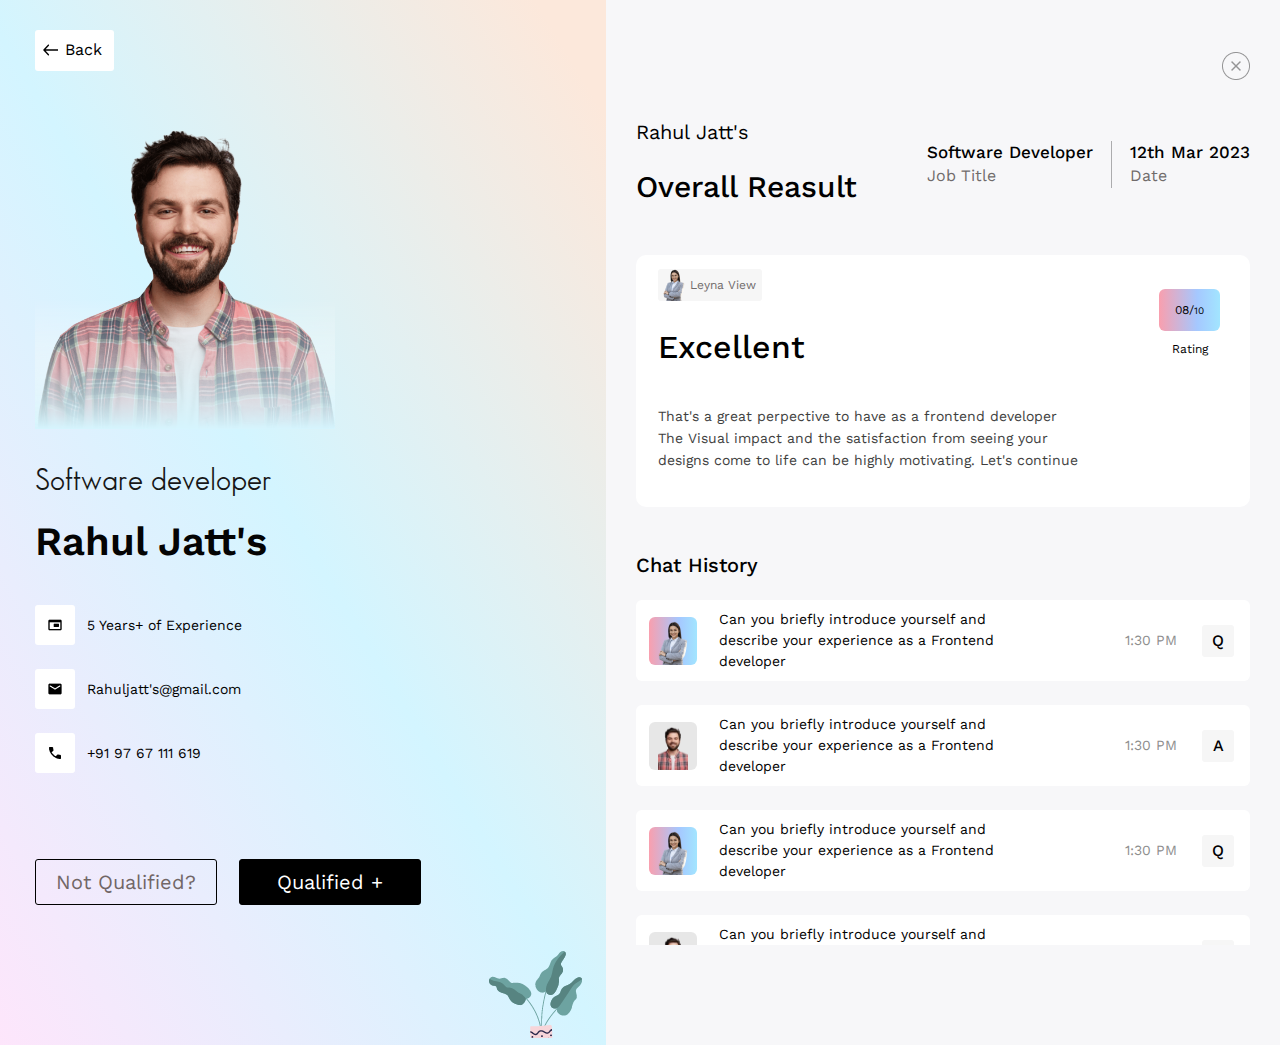
<file: overall-result.html>
<!DOCTYPE html>
<html lang="en">

<head>
    <title>MAKESTAFF-Overall-result</title>
    <!--Required meta tag-->
    <meta charset="UTF-8">
    <meta name="description" content="">
    <meta name="viewport" content="width=device-width, initial-scale=1.0">
    <meta property="og:title" content="">
    <meta property="og:type" content="">
    <meta property="og:url" content="">
    <meta property="og:image" content="">
    <link rel="icon" type="image/x-icon" href="assets/images/favicon.png">
    <!--google font  cdn	-->
    <link href="https://fonts.googleapis.com/css2?family=Work+Sans:ital,wght@0,100..900;1,100..900&display=swap"
        rel="stylesheet">
    <link rel="stylesheet" href="assets/fonts/fontstyle.css">
    <!-- CSS File -->
    <link rel="stylesheet" href="assets/css/normalize.css">
    <link rel="stylesheet" href="https://cdnjs.cloudflare.com/ajax/libs/font-awesome/6.3.0/css/all.min.css">
    <link rel="stylesheet" href="assets/css/global.css">
    <link rel="stylesheet" href="assets/css/font-size.css">
    <link rel="stylesheet" href="assets/css/style.css">
    <link rel="stylesheet" href="assets/css/dipu.css">
    <link rel="stylesheet" href="assets/css/dipu-responsive.css">
    <link rel="stylesheet" href="assets/css/responsive.css">
</head>
<body>
    <main class="overall_main_area">
        <div class="overall_wrapper">
            <!-- Overall Left Side -->
            <div class="left_side">
                <div class="left_all_content">
                    <!-- Back Button -->
                    <div class="back_btn_main">
                        <a href="#" class="back_btn">
                            <img src="assets/images/message_hr/left_arrow.svg" alt="left_arrow">
                            Back
                        </a>
                    </div>
                    <!-- Hero Img -->
                    <div class="hero_img">
                        <img src="assets/images/overall-result/hero-img.png" alt="hero-img">
                        <p class="tittle">Software developer</p>
                        <h4 class="name">Rahul Jatt's</h4>
                        <span class="text_16">Your personal <br> interviewer</span>
                    </div>
                    <!-- Personal Info -->
                    <div class="person_all_info">
                        <!-- Single Info -->
                        <div class="single_info">
                            <div class="icon">
                                <img src="assets/images/overall-result/Experience.png" alt="Experience">
                            </div>
                            <p class="text_14">5 Years+ of Experience</p>
                        </div>
                        <!-- Single Info -->
                        <div class="single_info">
                            <div class="icon">
                                <img src="assets/images/overall-result/email.png" alt="email">
                            </div>
                            <a class="text_14" href="mailto: Rahuljatt's@gmail.com">Rahuljatt's@gmail.com</a>
                        </div>
                        <!-- Single Info -->
                        <div class="single_info">
                            <div class="icon">
                                <img src="assets/images/overall-result/call.png" alt="call">
                            </div>
                            <a class="text_14" href="tel:97-67-111-619">+91 97 67 111 619</a>
                        </div>
                        <!-- Btn Area -->
                        <div class="modal_btns qualified_btns">
                            <a href="#" class="modal_btn">Not Qualified?</a>
                            <a href="#" class="active modal_btn">Qualified +</a>
                        </div>
                    </div>
                </div>
                <!-- Bottom Img -->
                <div class="bottom_right_shape">
                    <img src="assets/images/login/bottom-right.png" alt="bottom-right">
                </div>
            </div>
            <!-- Overall Right Side -->
            <div class="right_side">
                <div class="right_content">
                    <!-- Headding Area -->
                    <div class="staf_right_headder">
                        <!-- Logo -->
                        <div class="staf_logo">
                        </div>
                        <!-- Cross Icon -->
                        <div class="close_icon">
                            <a href="#">
                                <img src="assets/images/staff-login/close-icon.png" alt="close-icon">
                            </a>
                        </div>
                    </div>
                    <!-- Overall Content -->
                    <div class="overall_content">
                        <!-- Left Content -->
                        <div class="overall_left_content">
                            <p class="name text_20">Rahul Jatt's</p>
                            <h2 class="text_32">Overall Reasult</h2>
                        </div>
                        <!-- Right Content -->
                        <div class="overall_right_content">
                            <div class="job_tittle">
                                <p class="text_18">Software Developer</p>
                                <span class="text_16">Job Title</span>
                            </div>
                            <div class="date">
                                <p class="text_18">12th Mar 2023</p>
                                <span class="text_16">Date</span>
                            </div>
                        </div>
                    </div>
                    <!-- Excellent Area -->
                    <div class="excellent_area">
                        <div class="excellent_header">
                            <div class="excellent_header_left">
                                <div class="Leyna">
                                    <img src="assets/images/overall-result/hr-img.png" alt="person-img">
                                    <p class="text_12">Leyna View</p>
                                </div>
                                <h2 class="text_32">
                                    Excellent
                                </h2>
                            </div>
                            <div class="excellent_header_right">
                                <p class="rating">08/<small>10</small> </p>
                                <h4 class="text_12">Rating</h4>
                            </div>
                        </div>
                        <p class="text_14">
                            That's a great perpective to have as a frontend developer The Visual impact and the satisfaction from seeing your designs come to life can be highly motivating. Let's continue
                        </p>
                    </div>
                    <!-- Chat History Area -->
                    <div class="chat_history">
                        <!-- Chat History Tittle -->
                        <h2 class="tittle">Chat History</h2>
                        <!-- All Chat History -->
                        <div class="all_chat_history custom_scroll">
                            <!-- Single Chat History -->
                            <div class="single_chat_history">
                                <div class="history_left_con">
                                    <div class="person_img">
                                        <img src="assets/images/overall-result/hr-img.png" alt="hr-img">
                                    </div>
                                    <p class="text_14">Can you briefly introduce yourself and describe your experience as a Frontend developer</p>
                                </div>
                                <div class="history_date_time">
                                    <p class="text_14">1:30 PM</p>
                                    <span class="cetagory">Q</span>
                                </div>
                            </div>
                            <!-- Single Chat History -->
                            <div class="single_chat_history">
                                <div class="history_left_con">
                                    <div class="person_img hr_item">
                                        <img src="assets/images/overall-result/person-img-one.png" alt="hr-img">
                                    </div>
                                    <p class="text_14">Can you briefly introduce yourself and describe your experience as a Frontend developer</p>
                                </div>
                                <div class="history_date_time">
                                    <p class="text_14">1:30 PM</p>
                                    <span class="cetagory">A</span>
                                </div>
                            </div>
                            <!-- Single Chat History -->
                            <div class="single_chat_history">
                                <div class="history_left_con">
                                    <div class="person_img">
                                        <img src="assets/images/overall-result/hr-img.png" alt="hr-img">
                                    </div>
                                    <p class="text_14">Can you briefly introduce yourself and describe your experience as a Frontend developer</p>
                                </div>
                                <div class="history_date_time">
                                    <p class="text_14">1:30 PM</p>
                                    <span class="cetagory">Q</span>
                                </div>
                            </div>
                            <!-- Single Chat History -->
                            <div class="single_chat_history">
                                <div class="history_left_con">
                                    <div class="person_img hr_item">
                                        <img src="assets/images/overall-result/person-img-one.png" alt="hr-img">
                                    </div>
                                    <p class="text_14">Can you briefly introduce yourself and describe your experience as a Frontend developer</p>
                                </div>
                                <div class="history_date_time">
                                    <p class="text_14">1:30 PM</p>
                                    <span class="cetagory">A</span>
                                </div>
                            </div>
                            <!-- Single Chat History -->
                            <div class="single_chat_history">
                                <div class="history_left_con">
                                    <div class="person_img">
                                        <img src="assets/images/overall-result/hr-img.png" alt="hr-img">
                                    </div>
                                    <p class="text_14">Can you briefly introduce yourself and describe your experience as a Frontend developer</p>
                                </div>
                                <div class="history_date_time">
                                    <p class="text_14">1:30 PM</p>
                                    <span class="cetagory">Q</span>
                                </div>
                            </div>
                            <!-- Single Chat History -->
                            <div class="single_chat_history">
                                <div class="history_left_con">
                                    <div class="person_img hr_item">
                                        <img src="assets/images/overall-result/person-img-one.png" alt="hr-img">
                                    </div>
                                    <p class="text_14">Can you briefly introduce yourself and describe your experience as a Frontend developer</p>
                                </div>
                                <div class="history_date_time">
                                    <p class="text_14">1:30 PM</p>
                                    <span class="cetagory">A</span>
                                </div>
                            </div>
                        </div>
                    </div>
                </div>
            </div>
        </div>
    </main>

    <!-- JS File -->
    <script src="assets/js/modernizr-3.11.2.min.js"></script>
    <script src="assets/js/custom.js"></script>
</body>
</html>
</file>
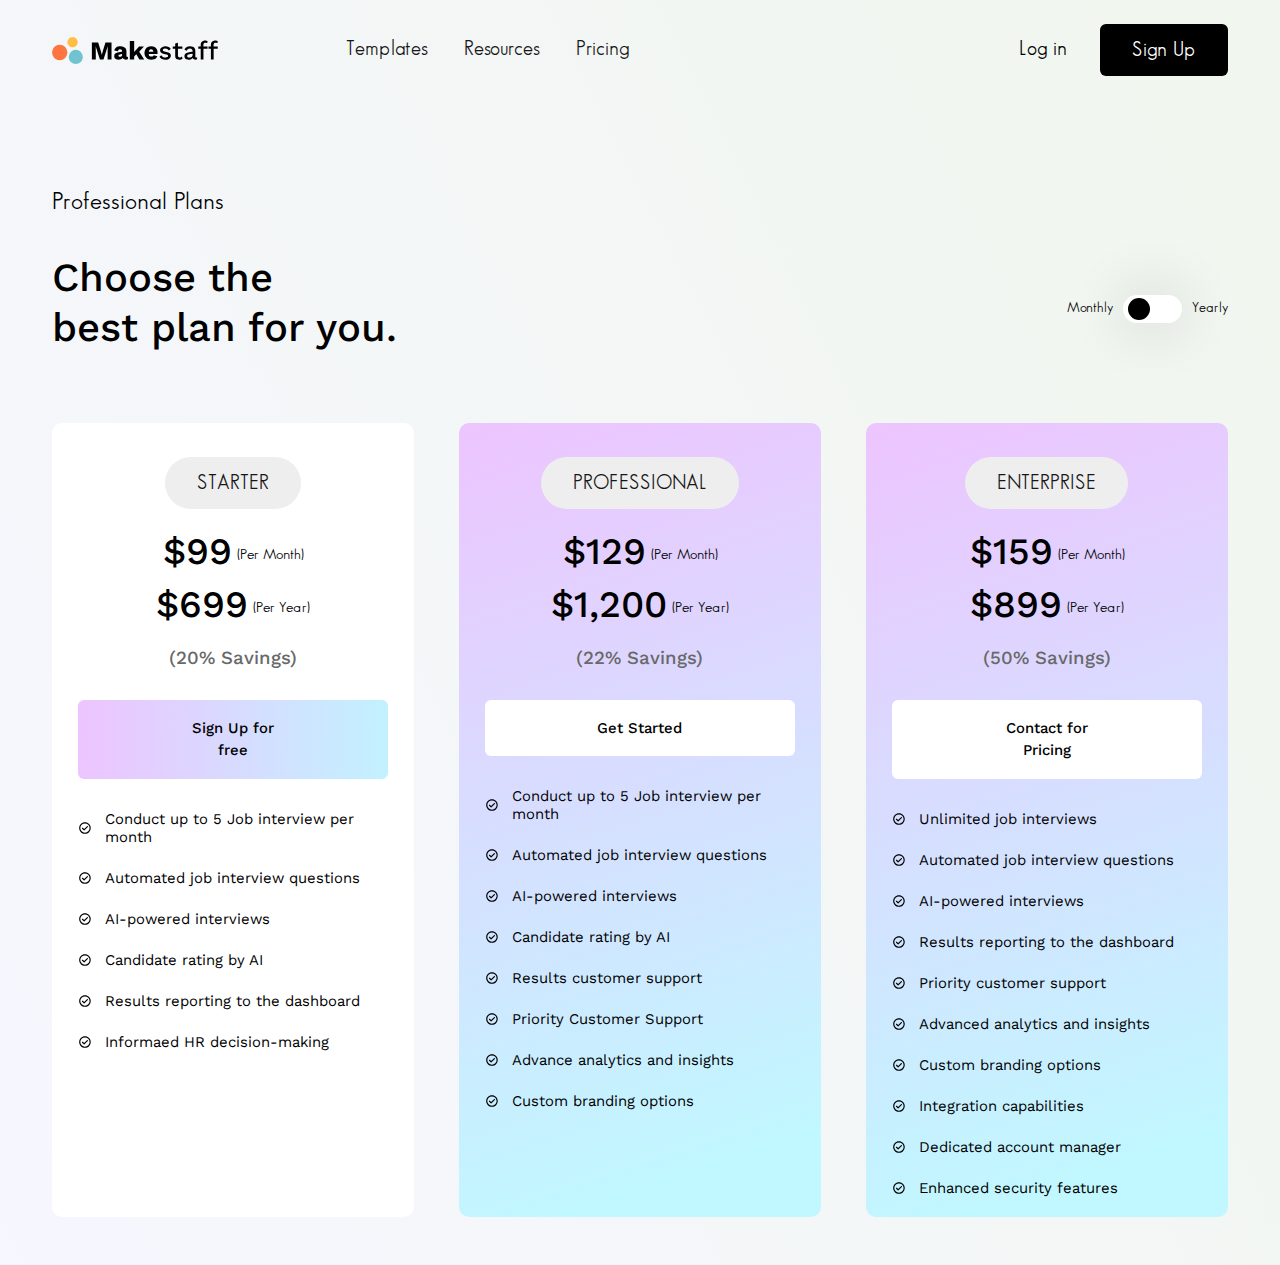
<file: pricing.html>
<!DOCTYPE html>
<html lang="en">

<head>
    <title>MAKESTAFF - PRICING</title>
    <!--Required meta tag-->
    <meta charset="UTF-8">
    <meta name="description" content="">
    <meta name="viewport" content="width=device-width, initial-scale=1.0">
    <meta property="og:title" content="">
    <meta property="og:type" content="">
    <meta property="og:url" content="">
    <meta property="og:image" content="">
    <link rel="icon" type="image/x-icon" href="assets/images/favicon.png">
    <!--google font  cdn	-->
    <link href="https://fonts.googleapis.com/css2?family=Work+Sans:ital,wght@0,100..900;1,100..900&display=swap"
        rel="stylesheet">
    <link rel="stylesheet" href="assets/fonts/fontstyle.css">
    <!-- CSS File -->
    <link rel="stylesheet" href="assets/css/normalize.css">
    <link rel="stylesheet" href="https://cdnjs.cloudflare.com/ajax/libs/font-awesome/6.3.0/css/all.min.css">
    <link rel="stylesheet" href="assets/css/global.css">
    <link rel="stylesheet" href="assets/css/font-size.css">
    <link rel="stylesheet" href="assets/css/style.css">
    <link rel="stylesheet" href="assets/css/responsive.css">
</head>

<body>

    <div class="pricing_pages">

        <!--Start Header Area-->
        <header class="header_main_area">
            <div class="custom_container">
                <div class="header_content_area">
                    <!-- logo   -->
                    <div class="logo">
                        <a href="index.html"><img src="assets/images/home/logo.svg" alt=""></a>
                    </div>
                    <!-- menu area -->
                    <div class="menu_area">
                        <div class="menu">
                            <ul>
                                <li><a href="#">Templates</a></li>
                                <li><a href="#">Resources</a></li>
                                <li><a href="#">Pricing</a></li>
                                <li><a href="#">Log in</a></li>
                                <li><a class="active" href="#">Sign Up</a></li>
                            </ul>
                        </div>
                        <!-- start mobile menu icon -->
                            <div class="mobile-menu-icon">
                                <div class="all-p-humber">
                                    <span></span>
                                    <span></span>
                                    <span></span>
                                    <span></span>
                                </div>
                            </div>
                            <!-- end mobile menu icon -->
                    </div>

                    <!-- user login area -->
                    <div class="user_login_area">
                        <ul>
                            <li><a href="#">Log in</a></li>
                            <li><a class="active" href="#">Sign Up</a></li>
                        </ul>
                    </div>


                </div>
            </div>
        </header>
        <!--End Header Area-->

        <div class="pricing_pages_main_area">
            <div class="custom_container">
                <div class="pricing_heading_area">
                    <div class="left_pricing_heading">
                        <p>Professional Plans</p>
                        <h3>Choose the <span>best plan for you.</span></h3>
                    </div>
                    <div class="right_priring_heading">
                        <div class="packages_timming">
                            <span>Monthly</span>
                            <label class="switchSmall">
                                <input type="checkbox">
                                <small></small>
                            </label>
                            <span>Yearly</span>
                        </div>
                    </div>
                </div>
                <div class="pricing_packages_main_area">
                    <!-- single price packages -->
                    <div class="single_price_packages">
                        <div class="packages_name"><a href="#">STARTER</a></div>
                        <div class="packages_price">
                            <h2>$99 <sub>(Per Month)</sub></h2>
                            <h2>$699 <sub>(Per Year)</sub></h2>
                            <span>(20% Savings) </span>
                            <a href="#">Sign Up for free</a>
                        </div>
                        <div class="packages_details">
                            <ul>
                                <li><img src="assets/images/home/check_circle.svg" alt=""> <span>Conduct up to 5 Job interview per month</span> </li>
                                <li><img src="assets/images/home/check_circle.svg" alt=""> <span>Automated job interview questions</span> </li>
                                <li><img src="assets/images/home/check_circle.svg" alt=""> <span>AI-powered interviews</span> </li>
                                <li><img src="assets/images/home/check_circle.svg" alt=""> <span>Candidate rating by AI</span> </li>
                                <li><img src="assets/images/home/check_circle.svg" alt=""> <span>Results reporting to the dashboard</span> </li>
                                <li><img src="assets/images/home/check_circle.svg" alt=""> <span>Informaed HR decision-making</span> </li>
                            </ul>
                        </div>
                    </div>
                    <!-- single price packages -->
                    <!-- single price packages -->
                    <div class="single_price_packages enterprise_packages">
                        <div class="packages_name"><a href="#">Professional</a></div>
                        <div class="packages_price">
                            <h2>$129 <sub>(Per Month)</sub></h2>
                            <h2>$1,200 <sub>(Per Year)</sub></h2>
                            <span>(22% Savings)  </span>
                            <a href="#">Get Started</a>
                        </div>
                        <div class="packages_details">
                            <ul>
                                <li><img src="assets/images/home/check_circle.svg" alt=""> <span>Conduct up to 5 Job interview per month</span> </li>
                                <li><img src="assets/images/home/check_circle.svg" alt=""> <span>Automated job interview questions</span> </li>
                                <li><img src="assets/images/home/check_circle.svg" alt=""> <span>AI-powered interviews</span> </li>
                                <li><img src="assets/images/home/check_circle.svg" alt=""> <span>Candidate rating by AI</span> </li>
                                <li><img src="assets/images/home/check_circle.svg" alt=""> <span>Results customer support</span> </li>
                                <li><img src="assets/images/home/check_circle.svg" alt=""> <span>Priority Customer Support</span> </li>
                                <li><img src="assets/images/home/check_circle.svg" alt=""> <span>Advance analytics and insights</span> </li>
                                <li><img src="assets/images/home/check_circle.svg" alt=""> <span>Custom branding options</span> </li>
                            </ul>
                        </div>
                    </div>
                    <!-- single price packages -->
                    <!-- single price packages -->
                    <div class="single_price_packages enterprise_packages">
                        <div class="packages_name"><a href="#">ENTERPRISE</a></div>
                        <div class="packages_price">
                            <h2>$159 <sub>(Per Month)</sub></h2>
                            <h2>$899 <sub>(Per Year)</sub></h2>
                            <span>(50% Savings)  </span>
                            <a href="#">Contact for Pricing</a>
                        </div>
                        <div class="packages_details">
                            <ul>
                                <li><img src="assets/images/home/check_circle.svg" alt=""> <span>Unlimited job interviews</span> </li>
                                <li><img src="assets/images/home/check_circle.svg" alt=""> <span>Automated job interview questions</span> </li>
                                <li><img src="assets/images/home/check_circle.svg" alt=""> <span>AI-powered interviews</span> </li>
                                <li><img src="assets/images/home/check_circle.svg" alt=""> <span>Results reporting to the dashboard</span> </li>
                                <li><img src="assets/images/home/check_circle.svg" alt=""> <span>Priority customer support</span> </li>
                                <li><img src="assets/images/home/check_circle.svg" alt=""> <span>Advanced analytics and insights</span> </li>
                                <li><img src="assets/images/home/check_circle.svg" alt=""> <span>Custom branding options </span> </li>
                                <li><img src="assets/images/home/check_circle.svg" alt=""> <span>Integration capabilities</span> </li>
                                <li><img src="assets/images/home/check_circle.svg" alt=""> <span>Dedicated account manager</span> </li>
                                <li><img src="assets/images/home/check_circle.svg" alt=""> <span>Enhanced security features</span> </li>
                            </ul>
                        </div>
                    </div>
                    <!-- single price packages -->
                </div>
            </div>
        </div>






    </div>





    <!-- JS File -->
    <script src="assets/js/modernizr-3.11.2.min.js"></script>
    <script src="assets/js/custom.js"></script>

</body>

</html>
</file>
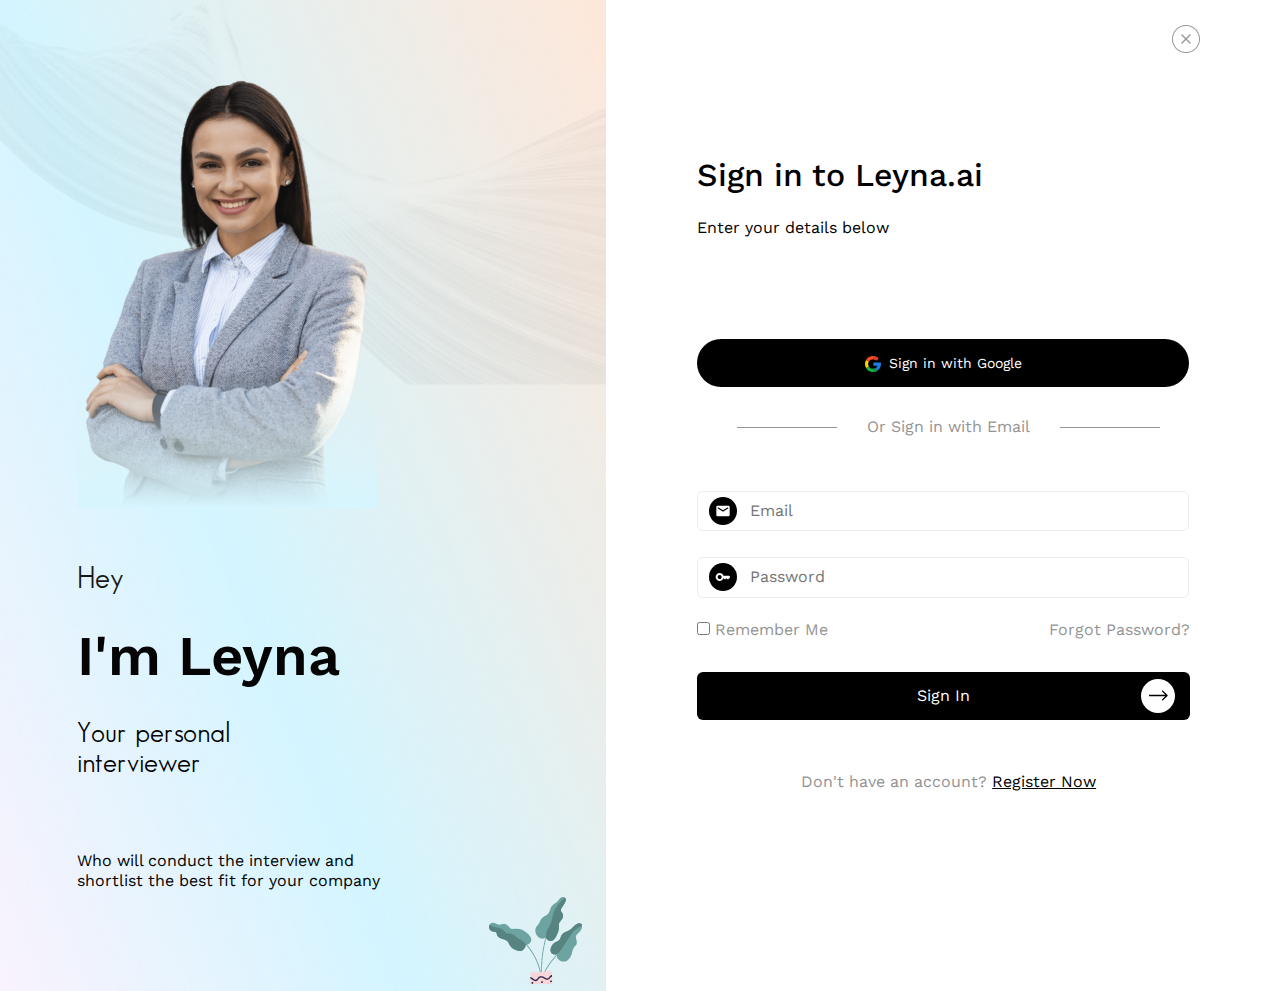
<file: staff-login.html>
<!DOCTYPE html>
<html lang="en">

<head>
    <title>MAKESTAFF-Staff-Login</title>
    <!--Required meta tag-->
    <meta charset="UTF-8">
    <meta name="description" content="">
    <meta name="viewport" content="width=device-width, initial-scale=1.0">
    <meta property="og:title" content="">
    <meta property="og:type" content="">
    <meta property="og:url" content="">
    <meta property="og:image" content="">
    <link rel="icon" type="image/x-icon" href="assets/images/favicon.png">
    <!--google font  cdn	-->
    <link href="https://fonts.googleapis.com/css2?family=Work+Sans:ital,wght@0,100..900;1,100..900&display=swap"
        rel="stylesheet">
    <link rel="stylesheet" href="assets/fonts/fontstyle.css">
    <!-- CSS File -->
    <link rel="stylesheet" href="assets/css/normalize.css">
    <link rel="stylesheet" href="https://cdnjs.cloudflare.com/ajax/libs/font-awesome/6.3.0/css/all.min.css">
    <link rel="stylesheet" href="assets/css/global.css">
    <link rel="stylesheet" href="assets/css/font-size.css">
    <link rel="stylesheet" href="assets/css/style.css">
    <link rel="stylesheet" href="assets/css/dipu.css">
    <link rel="stylesheet" href="assets/css/dipu-responsive.css">
    <link rel="stylesheet" href="assets/css/responsive.css">
</head>
<body>
    <main class="login_main_area">
        <div class=" staf_login">
            <!-- Login Left Side -->
            <div class="staf_login_left">
                <div class="staf_left_all_content">
                    <div class="staf_hero_img">
                        <img src="assets/images/staff-login/herp-img.png" alt="staf-hero-img">
                    </div>
                    <!-- Staf all content -->
                    <div class="staf_contents">
                        <p class="text_30">Hey</p>
                        <h4 class="heading3">I'm Leyna</h4>
                        <p class="text_28">Your personal interviewer</p>
                        <span class="text_16">
                            Who will conduct the interview and shortlist the best fit for your company
                        </span>
                    </div>
                    <div class="bottom_right_shape">
                        <img src="assets/images/login/bottom-right.png" alt="bottom-right">
                    </div>
                </div>
            </div>
            <!-- Login Right Side -->
            <div class="login_right_side">
                <div class="staf_right_content">
                    <div class="staf_right_headder">
                        <!-- Logo -->
                        <div class="staf_logo">
                            <a href="#">
                            <img src="assets/images/home/logo.svg" alt="logo">
                            </a>
                        </div>
                        <!-- Cross Icon -->
                        <div class="close_icon">
                            <a href="#">
                                <img src="assets/images/staff-login/close-icon.png" alt="close-icon">
                            </a>
                        </div>
                    </div>
                    <!-- Login Details -->
                    <div class="staf_details">
                        <h5 class="text_32">Sign in to Leyna.ai</h5>
                        <p class="text_16">Enter your details below</p>
                        <!-- Login With Google -->
                        <div class="google_login staf_google">
                            <a href="#" class="google_login_btn"> <span class="google_icon"><img src="assets/images/login/google-icon.svg" alt="google-icon"></span><span class="text_14">Sign in with Google</span></a>
                        </div>
                    </div>
                    <!-- Email Singup Form -->
                    <form class="email_sign_up" action="#" method="get">
                        <div class="form_tittle staf_form">
                            <h3 class="text_16">Or Sign in with Email</h3>
                        </div>
                        <div class="email_fild staf_emal_fled">
                            <!-- Single Input -->
                            <div class="single_input ">
                                <div class="input_icon">
                                    <img src="assets/images/login/mail-icon.svg" alt="mail-icon">
                                </div>
                                <input type="email" name="email" placeholder="Email">
                            </div>
                        </div>
                        <div class="pass">
                            <!-- Single Input -->
                            <div class="single_input ">
                                <div class="input_icon">
                                    <img src="assets/images/login/key-icon.svg" alt="key-icon">
                                </div>
                                <input type="password" name="password" placeholder="Password">
                            </div>
                        </div>
                        <!-- Single Input -->
                        <div class="remember_input staf_remember">
                            <div class="remember_area">
                                <input type="checkbox" name="Remember" value="Remember" id="Remember">
                                <label for="Remember">Remember Me</label>
                            </div>
                            <div class="forget">
                                <a class="text_16" href="#">Forgot Password?</a>
                            </div>
                        </div>
                        <!-- Login Btn -->
                        <button class="login_btn staf_login_btn" type="submit">Sign In <span class="arrow_icon"><img src="assets/images/login/arrow.svg" alt="arrow"></span></button>
                    </form>
                    <!-- Create Account -->
                    <div class="account text_16">
                        Don't have an account? <a href="#"> Register Now</a>
                    </div>
                </div>
            </div>
        </div>
    </main>

    <!-- JS File -->
    <script src="assets/js/modernizr-3.11.2.min.js"></script>
    <script src="assets/js/custom.js"></script>
</body>
</html>
</file>
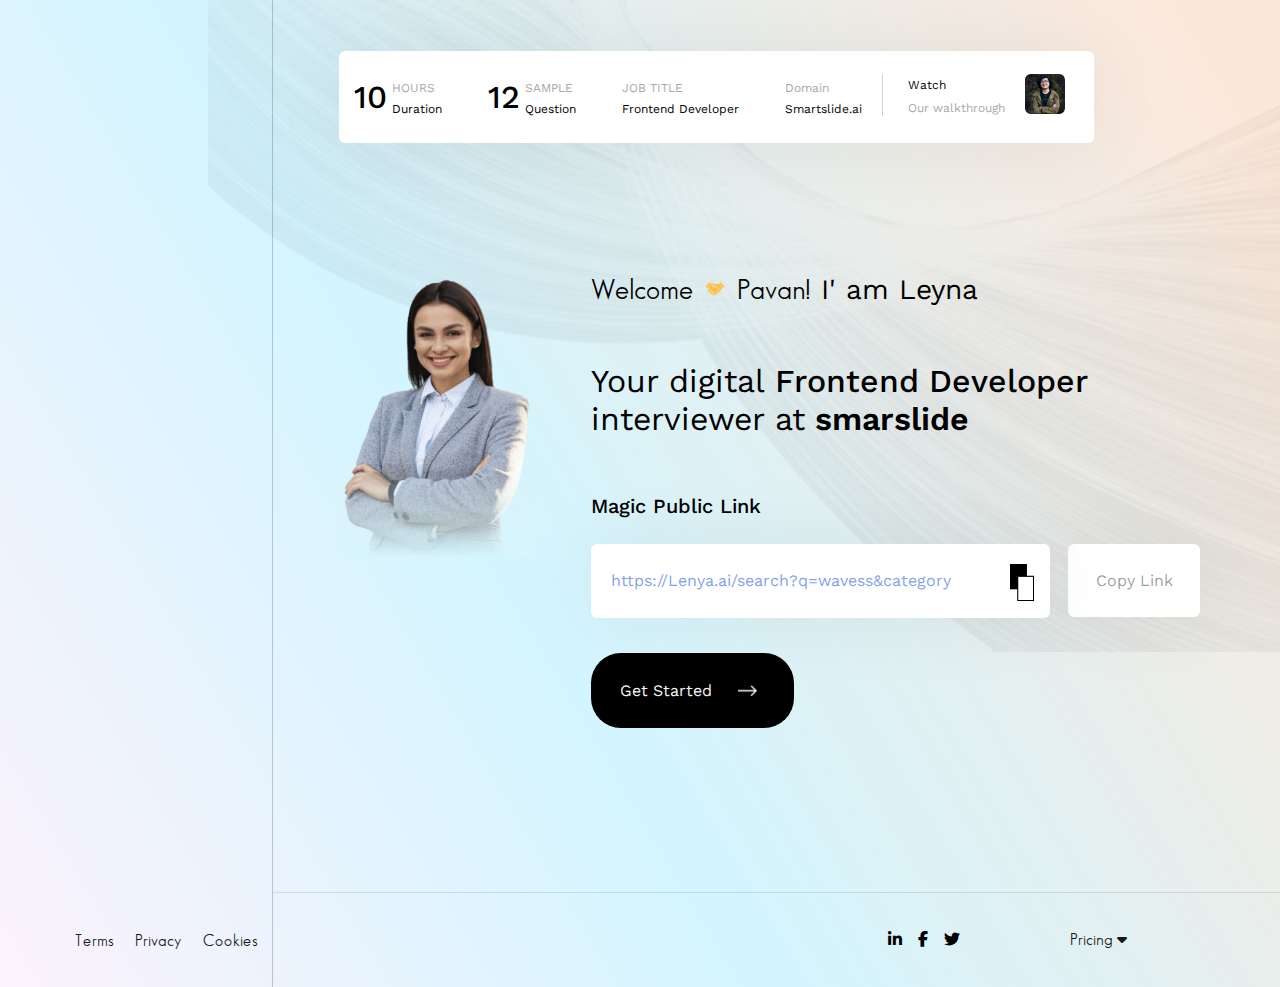
<file: welcome.html>
<!DOCTYPE html>
<html lang="en">

<head>
    <title>MAKESTAFF</title>
    <!--Required meta tag-->
    <meta charset="UTF-8">
    <meta name="description" content="">
    <meta name="viewport" content="width=device-width, initial-scale=1.0">
    <meta property="og:title" content="">
    <meta property="og:type" content="">
    <meta property="og:url" content="">
    <meta property="og:image" content="">
    <link rel="icon" type="image/x-icon" href="assets/images/favicon.png">
    <!--google font  cdn	-->
    <link href="https://fonts.googleapis.com/css2?family=Work+Sans:ital,wght@0,100..900;1,100..900&display=swap"
        rel="stylesheet">
    <link rel="stylesheet" href="assets/fonts/fontstyle.css">
    <!-- CSS File -->
    <link rel="stylesheet" href="assets/css/normalize.css">
    <link rel="stylesheet" href="https://cdnjs.cloudflare.com/ajax/libs/font-awesome/6.3.0/css/all.min.css">
    <link rel="stylesheet" href="assets/css/global.css">
    <link rel="stylesheet" href="assets/css/font-size.css">
    <link rel="stylesheet" href="assets/css/style.css">
    <link rel="stylesheet" href="assets/css/responsive.css">
</head>

<body>

    <div class="makestuff_welcome">

        <!-- Welcome Left Side -->
        <div class="welcome_left ">
            <div class="welcome_left_footer mobile_none">
                <div class="ul">
                    <ul>
                        <li><a class="text_16" href="#">Terms</a></li>
                        <li><a class="text_16" href="#">Privacy</a></li>
                        <li><a class="text_16" href="#">Cookies</a></li>
                    </ul>
                </div>
            </div>
        </div>
        <!-- Welcome Right Side -->
        <div class="welcome_right">
            <!--Start Header Area-->
            <div class="welcome_right_header">
                <!-- Silgle Item -->
                <div class="single_item">
                    <div class="single_item_left_content">
                        <p class="text_32">10</p>
                    </div>
                    <div class="single_item_right_content">
                        <span class="text_12">HOURS</span>
                        <p class="text_12">Duration</p>
                    </div>
                </div>
                <!-- Silgle Item -->
                <div class="single_item">
                    <div class="single_item_left_content">
                        <p class="text_32">12</p>
                    </div>
                    <div class="single_item_right_content">
                        <span class="text_12">SAMPLE</span>
                        <p class="text_12">Question</p>
                    </div>
                </div>
                <!-- Silgle Item -->
                <div class="single_item">
                    <div class="single_item_right_content">
                        <span class="text_12">JOB TITLE</span>
                        <p class="text_12">Frontend Developer</p>
                    </div>
                </div>
                <!-- Silgle Item -->
                <div class="single_item">
                    <div class="single_item_right_content">
                        <span class="text_12">Domain</span>
                        <p class="text_12">Smartslide.ai</p>
                    </div>
                </div>
                <!-- Silgle Item -->
                <div class="single_item watch_item">
                    <div class="single_item_right_content">
                        <p class="text_12">Watch</p>
                        <span class="text_12">Our walkthrough</span>
                    </div>
                    <div class="person_img_icon">
                        <img src="assets/images/welcome/person-img.png" alt="person">
                    </div>
                </div>
            </div>
            <!--End Header Area-->

            <!-- Start hero main area -->
            <div class="welcome_hero_content">
                <div class="welcome_hero_img">
                    <img src="assets/images/welcome/hero-img.png" alt="hero-img">
                </div>
                <div class="welcome_hero_contents">
                    <h2 class="text_28 top_content"><span class="sm_text">Welcome <img src="assets/images/welcome/hand-img.png" alt="hand-img"> Pavan!</span> I' am Leyna</h2>

                    <h3 class="middle_content text_32"><span class="width_4">Your digital </span>Frontend Developer <span class="width_4">interviewer at</span> <span class="width_6">smarslide</span></h3>

                    <p class="text_14"> Who will conduct the interview and shortlist the best fit for your company</p>
                    <!-- Magic Public Link Area -->
                    <form class="copy_link_form" action="#" method="get">
                        <p class="text_20">Magic Public Link</p>
                        <div class="input_f">
                            <div class="copy_link_fild">    
                                <input type="text" name="copy_link "placeholder="https://Lenya.ai/search?q=wavess&category">
                                <span class="copy_paste_icon">
                                    <a href="#">
                                        <img src="assets/images/welcome/copy-paste.png" alt="copy-paste">
                                    </a>
                                </span>
                            </div>
                            <div class="copy_p_btn">
                                <a class="copy_btn text_16" href="#">Copy Link</a>
                            </div>
                        </div>
                    </form>
                    <a class="get_btn" type="submit">Get Started <img src="assets/images/welcome/white-arrow.png" alt="white-arrow"></a>
                </div>
            </div>
            <!-- End hero main area -->
            
            <!-- Welcome Footer Area -->
            <div class="welcome_footer">
                <div class="welcome_left_footer dasktop_non">
                    <div class="ul">
                        <ul>
                            <li><a class="text_16" href="#">Terms</a></li>
                            <li><a class="text_16" href="#">Privacy</a></li>
                            <li><a class="text_16" href="#">Cookies</a></li>
                        </ul>
                    </div>
                </div>
                <div class="wellcome_footer_social">
                    <ul>
                        <li><a href="#"><i class="fa-brands fa-linkedin-in"></i></a></li>
                        <li><a href="#"><i class="fa-brands fa-facebook-f"></i></a></li>
                        <li><a href="#"><i class="fa-brands fa-twitter"></i></a></li>
                    </ul>
                </div>
                <div class="wellcome_footer_pricing">
                    <a href="#">Pricing <i class="fa-solid fa-caret-down"></i></a>
                </div>
            </div>
        </div>

    </div>

    <!-- JS File -->
    <script src="assets/js/modernizr-3.11.2.min.js"></script>
    <script src="assets/js/custom.js"></script>

</body>

</html>
</file>
<file: assets/fonts/fontstyle.css>
@font-face {
    font-family: 'SansSerifBookFLF';
    src: url('SansSerifBookFLF.woff2') format('woff2'),
        url('SansSerifBookFLF.woff') format('woff');
    font-weight: 500;
    font-style: normal;
    font-display: swap;
}
</file>
<file: assets/css/global.css>
/* Default CSS */
html,
body,
div,
span,
object,
iframe,
h1,
h2,
h3,
h4,
h5,
h6,
p,
blockquote,
pre,
abbr,
address,
cite,
code,
del,
dfn,
em,
img,
ins,
kbd,
q,
samp,
small,
strong,
sub,
sup,
var,
b,
i,
dl,
dt,
dd,
ol,
ul,
li,
fieldset,
form,
label,
legend,
table,
caption,
tbody,
tfoot,
thead,
tr,
th,
td,
article,
aside,
canvas,
details,
figcaption,
figure,
footer,
header,
hgroup,
menu,
nav,
section,
summary,
time,
mark,
audio,
span,
video {
    margin: 0;
    padding: 0;
    border: 0;
    outline: 0;
    font-size: 100%;
    background: transparent;
}

table {
    border-collapse: collapse;
    border-spacing: 0;
}

button {
    outline: none !important;
}

input {
    outline: none !important;
}

h1,
h2,
h3,
h4,
h5,
h6,
p {
    margin: 0;
    padding: 0;
}

input,
button,
textarea,
select {
    outline: none;
}

.btn.focus,
.btn:focus {
    outline: none;
    box-shadow: none !important;
}

ul {
    margin: 0;
    padding: 0;
    list-style: none;
}

a {
    margin: 0;
    padding: 0;
    text-decoration: none;
}

a:hover {
    text-decoration: none;
}

.custom_container {
    max-width: 1256px;
    width: 100%;
    margin: auto;
}

img {
    width: 100%;
    height: auto;

}
</file>
<file: assets/css/font-size.css>
.heading1 {
    color: #040404;
    leading-trim: both;
    text-edge: cap;
    font-family: "Work Sans";
    font-size: 100px;
    font-style: normal;
    font-weight: 600;
    line-height: normal;
}
.heading2{
    color: #492A2A;
    font-family: "Work Sans";
    font-size: 96px;
    font-style: normal;
    font-weight: 400;
    line-height: normal;
}
.heading3 {
    color: #000;
    leading-trim: both;
    text-edge: cap;
    font-family: SansSerifBookFLF;
    font-size: 56px;
    font-style: normal;
    font-weight: 550;
    line-height: 62px;
}
.heading4 {
    color: #492A2A;
    font-family: "Work Sans";
    font-size: 48px;
    font-style: normal;
    font-weight: 500;
    line-height: normal;
}

.text_40 {
    color: #171717;
    font-family: SansSerifBookFLF;
    font-size: 41.786px;
    font-style: normal;
    font-weight: 550;
    line-height: normal;
}

.text_36 {
    color: #000;
    leading-trim: both;
    text-edge: cap;
    font-family: SansSerifBookFLF;
    font-size: 37.308px;
    font-style: normal;
    font-weight: 550;
    line-height: 33.81px;
}
.text_34{
    color: #171717;
    font-family: SansSerifBookFLF;
    font-size: 34px;
    font-style: normal;
    font-weight: 550;
    line-height: normal;
}
.text_32 {
    color: #000;
    leading-trim: both;
    text-edge: cap;
    font-family: "Work Sans";
    font-size: 32px;
    font-style: normal;
    font-weight: 500;
    line-height: 62px; /* 193.75% */
}
.text_28 {
    color: #000;
    leading-trim: both;
    text-edge: cap;
    font-family: "Work Sans";
    font-size: 28px;
    font-style: normal;
    font-weight: 400;
    line-height: 62px; 
}
.text_24{
    color: #7D7D7D;
    font-family: "Work Sans";
    font-size: 24px;
    font-style: normal;
    font-weight: 400;
    line-height: 32px; 
}
.text_22 {
    color: #000;
    text-align: right;
    leading-trim: both;
    text-edge: cap;
    font-family: "Work Sans";
    font-size: 22px;
    font-style: italic;
    font-weight: 500;
    line-height: 32px; 
}
.text_20 {
    color: #000;
    leading-trim: both;
    text-edge: cap;
    font-family: "Work Sans";
    font-size: 20px;
    font-style: normal;
    font-weight: 400;
    line-height: 62px; 
}
.text_16 {
    color: #000;
    leading-trim: both;
    text-edge: cap;
    font-family: "Work Sans";
    font-size: 16px;
    font-style: normal;
    font-weight: 400;
    line-height: normal;
}
.text_14 {
    color: #000;
    leading-trim: both;
    text-edge: cap;
    font-family: "Work Sans";
    font-size: 14px;
    font-style: normal;
    font-weight: 400;
    line-height: normal; 
}
.text_13 {
    color: #000;
    leading-trim: both;
    text-edge: cap;
    font-family: SansSerifBookFLF;
    font-size: 13px;
    font-style: normal;
    font-weight: 550;
    line-height:normal;
}
</file>
<file: assets/css/style.css>
/*  using font family 
font-family: 'SansSerifBookFLF';
font-family: "Work Sans", sans-serif;

*/
html{
  overflow-x: hidden !important;
}
*{
  box-sizing: border-box;
}
body {
  font-family: "Work Sans", sans-serif;
  font-weight: 400;
  font-size: 16px;
  line-height: 1.5;
  color: #000;
  overflow: hidden;
}

/*STart home pages css*/
.makestuff_home {
  background: linear-gradient(244deg, #FED0AF 0%, #DDEEFB 56.86%, #F1DDFE 102.12%);
}
.logo a img {
  max-width: 167px;
  width: 100%;
  height: ;
  display: block;
}
.header_content_area {
  display: flex;
  flex-wrap: wrap;
  align-items: center;
  padding-top: 24px;
}
.logo {
  flex: 0 0 25%;
}
.menu_area {
  flex: 0 0 55%;
}
.user_login_area {
  flex: 0 0 20%;
}
.menu ul {
  display: flex;
  gap: 37px;
  align-items: center;
}
.menu ul li a {
  color: #171717;
  font-family: SansSerifBookFLF;
  font-size: 20px;
  font-style: normal;
  font-weight: 550;
  line-height: normal;
  display: inline-block;
}
.menu ul li:nth-child(4) a,
.menu ul li:nth-child(5) a{
  display: none;
}
/*Start Humber Icon Design Css*/
.mobile-menu-icon {
  display: none;
}
.all-p-humber {
  width: 30px;
  height: 18px;
  -webkit-transform: rotate(0deg);
  transform: rotate(0deg);
  -webkit-transition: .5s ease-in-out;
  transition: .5s ease-in-out;
  cursor: pointer;
  z-index: 99;
}
.all-p-humber span {
  display: block;
  position: absolute;
  height: 2.5px;
  width: 26px;
  background: #000;
  border-radius: 0;
  opacity: 1;
  -ms-filter: "progid:DXImageTransform.Microsoft.Alpha(Opacity=100)";
  left: 0;
  -webkit-transform: rotate(0deg);
  transform: rotate(0deg);
  -webkit-transition: .25s ease-in-out;
  transition: .25s ease-in-out;
}
.all-p-humber span:nth-child(1) {
  top: 0px;
}
.all-p-humber span:nth-child(2), .all-p-humber span:nth-child(3) {
  top: 8px;
}
.all-p-humber span:nth-child(4) {
  top: 16px;
}
.all-p-humber.open span:nth-child(1) {
  top: 18px;
  width: 0%;
  left: 50%;
}
.all-p-humber.open span:nth-child(2) {
  -webkit-transform: rotate(45deg);
  transform: rotate(45deg);
}
.all-p-humber.open span:nth-child(3) {
  -webkit-transform: rotate(-45deg);
  transform: rotate(-45deg);
}
.all-p-humber.open span:nth-child(4) {
  top: 18px;
  width: 0%;
  left: 50%;
}
/*End Humber Icon Design Css*/



.user_login_area ul li a {
  color: #000;
  font-family: SansSerifBookFLF;
  font-size: 20px;
  font-style: normal;
  font-weight: 550;
  line-height: normal;
  display: inline-block;
}
.user_login_area ul {
  display: flex;
  align-items: center;
  gap: 33px;
  justify-content: flex-end;
}
.user_login_area ul li a.active {
  border-radius: 6px;
  background: #000;
  padding: 17px 32px;
  color: #FFF;
}

/*Start hero main area*/
.hero_main_area {
  padding: 120px 0 75px;
}
/*.hero_top_txt{
  display: flex;
  flex-direction: column;
  gap: 63px;
}*/
.hero_top_txt h1 span{
  display: block;
}
.hero_top_txt p.text_36 img {
  max-width: 46px;
  height: 34px;
  width: 100%;
  vertical-align: top;
}
.hero_top_txt a.get_started_btn img {
  max-width: 24px;
  width: 100%;
  vertical-align: middle;
  margin-left: 23px;
}
.hero_top_txt a.get_started_btn {
  display: inline-block;
  border-radius: 10px;
  background: linear-gradient(90deg, #FF8EA0 -2.03%, #93E1FF 102.25%);
  box-shadow: 0px 4px 6px 2px rgba(0, 0, 0, 0.25);
  padding: 20px 25px;
  color: #000;
  leading-trim: both;
  text-edge: cap;
  font-family: "Work Sans";
  font-size: 24px;
  font-style: normal;
  font-weight: 500;
  line-height: 32px;
  margin: 60px 0px;
}
.hero_top_txt h3 {
  max-width: 330px;
  width: 100%;
  padding: 60px 0;
}
.hero_top_txt .schedule_btn {
  color: #171717;
  font-family: SansSerifBookFLF;
  font-size: 20px;
  font-style: normal;
  font-weight: 550;
  line-height: normal;
  text-decoration-line: underline;
  display: block;
}
.hero_top_txt .schedule_btn img {
  max-width: 24px;
  width: 100%;
  height: 24px;
  vertical-align: text-top;
  margin-right: 8px;

}
.left_hero_content {
  flex: 0 0 45%;
}
.right_hero_content {
  flex: 0 0 55%;
}
.hero_content_area {
  display: flex;
  flex-wrap: wrap;
  justify-content: space-between;
}
.hero_images {
  padding-left: 100px;
}


/*Start pricing pages css*/
.pricing_pages {
  background: linear-gradient(243deg, #F1F6EE 1.08%, #F6F7FF 101.29%);
}
.pricing_pages_main_area {
  padding: 115px 0 48px;
}
.left_pricing_heading p {
  color: #000;
  leading-trim: both;
  text-edge: cap;
  font-family: SansSerifBookFLF;
  font-size: 24px;
  font-style: normal;
  font-weight: 550;
  line-height: normal;
}
.left_pricing_heading h3 {
  color: #000;
  leading-trim: both;
  text-edge: cap;
  font-family: "Work Sans";
  font-size: 40px;
  font-style: normal;
  font-weight: 500;
  line-height: 50px; 
  margin-top: 40px;
}
.left_pricing_heading h3 span{
  display: block;
}
.right_priring_heading {
  margin-top: 70px;
}
.pricing_heading_area {
  display: flex;
  justify-content: space-between;
  align-items: center;
  margin-bottom: 70px;
}
.packages_timming span {
  color: #000;
  leading-trim: both;
  text-edge: cap;
  font-family: SansSerifBookFLF;
  font-size: 14px;
  font-style: normal;
  font-weight: 550;
  line-height: normal;
}





/* switch radio custom design */
.switchSmall {
  display: inline-block;
  margin-top: 10px;
}
 .switchSmall input {
     display: none;
}
.switchSmall small {
  display: inline-block;
  width: 59px;
  height: 28px;
  position: relative;
  cursor: pointer;
  border-radius: 30px;
  background: #fff;
  box-shadow: 0px 1px 60px 0px rgba(0, 0, 0, 0.20);
}
.switchSmall small::before {
  content: "";
  position: absolute;
  width: 22px;
  height: 22px;
  background: #000;
  border-radius: 50%;
  top: 3px;
  left: 5px;
  transition: all 0.3s ease-in-out;
}
.switchSmall input:checked ~ small {
  /*background: rgba(0, 0, 0, 0.56);
  transition: .3s;*/
}

.switchSmall input:checked ~ small::before {
    background: #71C4CF;
}


 .switchSmall input:checked ~ small:before {
     transform: translate(28px, 0px);
     transition: .3s;
}
.packages_timming {
  display: flex;
  align-items: center;
  gap: 10px;
}
.packages_details ul li img {
  max-width: 14px;
  width: 100%;
  height: 14px;
}
.pricing_packages_main_area {
  display: flex;
  justify-content: space-between;
  flex-wrap: wrap;
}
.single_price_packages {
  border-radius: 10px;
  background: #FFF;
  padding: 34px 26px 20px 26px;
  flex: 0 0 calc(100% / 3 - 30px);
}
.packages_details ul li {
  color: #000;
  font-family: "Work Sans";
  font-size: 14.872px;
  font-style: normal;
  font-weight: 400;
  line-height: normal;
}
.packages_details ul li img {
  max-width: 14px;
  width: 100%;
  height: 14px;
  margin-right: 13px;
}
.packages_details ul {
  display: flex;
  flex-direction: column;
  gap: 23px;
}
.packages_details ul li {
  display: flex;
  align-items: center;
}
.packages_name{
  text-align: center;
}
.packages_name a {
  color: #171717;
  leading-trim: both;
  text-edge: cap;
  font-family: SansSerifBookFLF;
  font-size: 20px;
  font-style: normal;
  font-weight: 550;
  line-height: normal;
  border-radius: 30px;
  background: #EEE;
  display: inline-block;
  padding: 17px 32px;
  text-transform: uppercase;
}
.packages_price h2 {
  color: #000;
  font-family: "Work Sans";
  font-size: 37.179px;
  font-style: normal;
  font-weight: 500;
  line-height: 22.307px;
}
.packages_price h2 sub {
  color: #000;
  font-family: SansSerifBookFLF;
  font-size: 14.872px;
  font-style: normal;
  font-weight: 550;
  line-height: 22.307px;
  padding-left: 5px;
}
.packages_price span {
  color: #696969;
  leading-trim: both;
  text-edge: cap;
  font-family: "Work Sans";
  font-size: 18.589px;
  font-style: normal;
  font-weight: 500;
  line-height: 22.307px;
  display: block;
  text-align: center;
}
.packages_price a {
  display: inline-block;
  border-radius: 6px;
  background: linear-gradient(91deg, #EDC4FF 0%, #C1F2FF 102.04%);
  padding: 17px 98px;
  color: #000;
  leading-trim: both;
  text-edge: cap;
  font-family: "Work Sans";
  font-size: 14.872px;
  font-style: normal;
  font-weight: 500;
  line-height: 22.307px;
}
.packages_price h2 {
  color: #000;
  font-family: "Work Sans";
  font-size: 37.179px;
  font-style: normal;
  font-weight: 500;
  line-height: 22.307px;
  display: flex;
  align-items: center;
  justify-content: center;
}
.packages_price {
  text-align: center;
  display: flex;
  gap: 31px;
  flex-direction: column;
}
.packages_name {
  text-align: center;
  margin-bottom: 31px;
}
.packages_details {
  margin-top: 31px;
}
.single_price_packages.enterprise_packages {
  border-radius: 10px;
  background: linear-gradient(162deg, #EDC4FF 0%, #C1F7FF 90.23%);
}
.enterprise_packages .packages_price a{
  background: #FFF;
}

/* leanding page pricing */
.pb-80{
  padding-bottom: 80px;
}
.landing_pricing_title{
  text-align: center;
  max-width: 400px;
  width: 100%;
  margin: auto;
}
.landing_pricing_title .text_40{
  padding-bottom: 20px;
}

.landing_pricing_title .packages_timming{
  max-width: 150px;
  width: 100%;
  margin: auto;
  text-align: center;
}
.landing-page-pricing .single_price_packages:first-child{
  box-shadow: 0px 1px 80px 0px rgba(0, 0, 0, 0.06);
}





/***************** Landing Page Design Start  **************/
.landing_page{
  background: linear-gradient(116deg, #FBE3CF -5.08%, #F2FFFB 47.56%, #FFE0FA 94.87%);
}
.landing_banner_area{
  position: relative;
}
.landing_banner_area::after{
  content: "";
  position: absolute;
  width: 100%;
  height: 100px;
  bottom: 300px;
  left: 0;
  background: url("../images/landing-page/landing-banner-line.png.png")no-repeat scroll center center / cover;
  background-size: 100% 100%;
}

.landing_page .user_login_area ul li a.active {
  border-radius: 2px;
  background: #FFF;
  padding: 18px 28px;
  color: #000;
}
.landing_banner_content{
  padding-top: 100px;
  max-width: 813px;
  width: 100%;
  margin: auto;
  text-align: center;
  padding-bottom: 40px;
}

.landing_banner_content .text_34{
  padding-bottom: 32px;
}
.landing_banner_content .heading4{
  padding-bottom: 54px;
  position: relative;
  border-bottom: 1px solid #F4DFDFDF;
}
.landing_banner_content .heading4::after{
  content: "";
  position: absolute;
  height: 30px;
  width: 30px;
  left: 50%;
  transform: translateX(-50%);
  bottom: -20px;
  background: #F3FEFB;
  background-image: url("../images/landing-page/add_btn.png");
  background-position: center;
  border: 5px solid #F3FEFB;
}
.landing_banner_content .text_20{
  padding-top: 48px;
  padding-bottom: 57px;
  line-height: 24px;
}
.landing_banner_content img{
  max-width: 340px;
  width: 100%;
  margin: auto;
}
.landing_banner_content{
  position: relative;
  z-index: 9999;
}
.hire_btn{
  color: #000;
  font-family: "Work Sans";
  font-size: 16px;
  font-style: normal;
  font-weight: 400;
  line-height: 26.844px; 
  border-radius: 2px;
  background: #FFF;
  padding: 15px 10px;
  color: #000;
  transition: 0.3s;
}
.hire_btn:hover{
  box-shadow: rgba(100, 100, 111, 0.2) 0px 7px 29px 0px;
}
.landing_banner_content .hire_btn{
  position: absolute;
  bottom: 150px;
  left: 63%;
} 




/* brack area css  */
.brack_area{
  padding-top: 115px;
  padding-bottom: 99px;
  background: #000;
}
.brack_content{
  max-width: 680px;
  width: 100%;
  margin: auto;
  text-align: center;
}
.brack_content .text_40{
  max-width: 520px;
  width: 100%;
  margin: auto;
  color: #FFF;
  padding-bottom: 90px;
}
.brack_content .text_20{
  position: relative;
  color: #AAA;
  line-height: 28px;
  padding-top: 60px;
  border-top: 1px solid #BBB;
}
.brack_content .text_20::after{
  content: "";
  position: absolute;
  height: 30px;
  width: 40px;
  left: 50%;
  transform: translateX(-50%);
  top: -15px;
  background: #000;
  background-image: url("../images/landing-page/add_btn.png"); 
  background-position: center;
}
.brack_content img{
  height: 48px;
  width: 48px;
}



/* Create Area Start */
.Create_area{
  background-image: linear-gradient(to right, #F9FEF4 , #FFF, #FFF);
}
.Create_content{
  display: grid;
  grid-template-columns: repeat(2, 1fr);
  gap: 50px 0px;
}
.Create_content_left{
  padding-right: 50px;
  display: flex;
  flex-direction: column;
  justify-content: center;
  position: relative;
  z-index: 9999;
  height: 100%;
  background: linear-gradient(238deg, #FCE8DB 5.49%, #FCE8DB 5.49%, #FFFFF1 57.51%, #E8FCFF 105.23%);
}
.Create_content_left::after{
  content: "";
  position: absolute;
  height: 300px;
  width: 300px;
  right: 40px;
  bottom: 45%;
  background: url("../images/landing-page/color-dots.png")no-repeat scroll center center / cover;
  z-index: -9;
}
.Create_content_left .text_24{
  color: #7D7D7D;
  padding-top: 40px;
  padding-bottom: 60px;
}
.Create_content_left img{
  max-width: 320px;
  width: 100%;
}
.Create_content_right{
  padding-left: 50px;
  background: #FFF;
  position: relative;
}
.Create_content_right::after{
  content: "";
  position: absolute;
  width: 1px;
  height: 100%;
  border-left: 1px dashed #171717;
  left: 130px;
  top: 0;
}
.Create_inner_content_right{
  height: 1068px;
  overflow-y: scroll;
}
/* Hide scrollbar for Chrome, Safari and Opera */
.Create_inner_content_right::-webkit-scrollbar {
  display: none;
}

/* Hide scrollbar for IE, Edge and Firefox */
.Create_inner_content_right {
  -ms-overflow-style: none;  /* IE and Edge */
  scrollbar-width: none;  /* Firefox */
}
.single_create_item{
  display: flex;
  padding-top: 32px;
  gap: 60px;
}
.Create_inner_content_right:first-child{
  padding-top: 10px;
}
.single_create_item_title .text_20{
  line-height: 35px;
  font-weight: 500;
  margin-top: 10px;
}
.single_create_item_title .text_18{
  padding-bottom: 22px;
}
.single_create_item_title img{
  height: 276px;
  width: auto;
}
.single_create_item_number .heading4{
  color: #000;
  position: relative;
  width: 50px;
}
.single_create_item_number .heading4::after{
  content: "";
  position: absolute;
  height: 20px;
  width: 20px;
  background: #000;
  border-radius: 50%;
  right: -41px;
  top: 50%;
  transform: translateY(-50%);
}
/* Empowering area start */
.emPowering_area{
  padding-top: 133px;
  padding-bottom: 97px;
  background: #000;
  position: relative;
}
.emPowering_area::after{
  content: "";
  position: absolute;
  width: 100%;
  height: 220px;
  left: 0;
  top: 50%;
  transform: translateY(-50%);
  background: url("../images/landing-page/empowering-shape.png")no-repeat scroll center center / cover;
}
.emPowering_content{
  position: relative;
  display: grid;
  grid-template-columns: repeat(2, 1fr);
  gap: 60px 50px;
  z-index: 9999;
}
.emPowering_content_left{
  padding-right: 70px;
  position: relative;
}
.emPowering_content_left::after{
  content: "";
  position: absolute;
  width: 85px;
  height: 63px;
  left: 0px;
  top: -30px;
  background: url("../images/landing-page/quate.png")no-repeat scroll center center / cover;
  z-index: -9;
}
.emPowering_content_left .text_40{
  font-weight: 500px;
  color: #FFF;
  padding-bottom: 68px;
}
.emPowering_content_left .text_24{
  color: #FFF;
  padding-bottom: 96px;
}
.emPowering_content_right{
  position: relative;
}
.emPowering_content_right::after{
  content: "";
  position: absolute;
  height: 500px;
  width: 500px;
  background: url("../images/landing-page/color-dots.png") no-repeat scroll center center / cover;
  left: 50px;
  top: -150px;
}
.emPowering_content_right img{
 height: 100%;
 width: 100%;
}
.explore_btn{
  display: inline-block;
  border-radius: 30px;
  background: linear-gradient(90deg, #F99FAE 0%, #A5C8FF 62.81%, #A2E5FF 100%);
  padding: 21px;
  color: #000;
  font-family: "Work Sans";
  font-size: 20px;
  font-style: normal;
  font-weight: 400;
  line-height: 20px; 
  transition: 0.3s;
  white-space: nowrap;
}
.explore_btn:hover{
  box-shadow: rgba(236, 234, 234, 0.5) 0px 5px 15px;
}
.explore_btn img{
  width: 19px;
  height: auto;
}


/* Millions Area Start */
.Millions_area{
  padding: 120px 0px;
  background: linear-gradient(116deg, #FCFCE9 0%, rgba(255, 243, 247, 0.47) 53.34%, #F0FFFC 100.66%);
}
.millions_title{
  text-align: center;
  padding-bottom: 70px;
}
.millions_title .text_24{
  padding-top: 29px;
  padding-bottom: 20px;
}
.millions_title img{
  max-width: 300px;
  width: 100%;
  margin: auto;
}
.Millions_content{
  text-align: center;
  position: relative;
  max-width: 500px;
  width: 100%;
  margin: auto;
}
.Millions_content img{
  max-width: 400px;
  width: 100%;
  margin: auto;
}
.Millions_content .hire_btn{
  position: absolute;
  right: 0;
  bottom: 100px;
}


/* Companis area start */
.Companis_area{
  padding-top: 103px;
  padding-bottom: 55px;
}
.Companis_title{
  display: flex;
  justify-content: space-between;
}
.companis_title_left .text_40{
  font-family: "Work Sans";
  font-weight: 500;
}
.companis_title_right{
  display: flex;
  flex-direction: column;
  align-items: flex-end;
}
.companis_title_right img{
  max-width: 126px;
  width: 100%;
}
.companis_title_right .text_16{
  font-weight: 500;
  line-height: 24px;
  padding-top: 20px;
  padding-bottom: 25px;
}
.companis_title_right table {
  border-collapse: collapse;
  max-width: 215px;
  width: 100%;
}
.companis_title_right table th{
  color: #000;
  font-family: "Work Sans";
  font-size: 10px;
  font-style: normal;
  font-weight: 400;
  line-height: 24px; 
}
.companis_title_right table td{
  color: #000;
  font-family: "Work Sans";
  font-size: 16px;
  font-style: normal;
  font-weight: 500;
  line-height: 24px;
}
.companis_title_right table td, th {
  border: 1px solid #000;
  text-align: center;
  padding: 13px 10px;
}
.Companis_content{
  padding-top: 56px;
  display: grid;
  grid-template-columns: repeat(2, 1fr);
  gap: 30px 74px;
}
.partner_client{
  position: relative;
}
.partner_client_content{
  max-width: 178px;
  width: 100%;
  position: absolute;
  left: 47px;
  top: 50%;
  transform: translateY(-50%);
}
.partner_client_content a img{
  width: 48px;
  height: 48px;
  border-radius: 50%;
}
.partner_client_content .text_24{
  color: #FFF;
  font-weight: 500;
  padding-top: 34px;
  padding-bottom: 90px;
}
.partner_client_content .get_started_btn{
  color: #FFF;
  font-family: "Work Sans";
  font-size: 20px;
  font-style: normal;
  font-weight: 400;
  line-height: 20px;
  border-radius: 6px;
  border: 1px solid #FFF;
  padding: 18px 24px;
  background: transparent;
  transition: 0.3s;
}
.partner_client_content .get_started_btn:hover{
  box-shadow: rgba(220, 220, 228, 0.295) 0px 7px 29px 0px;
}


/* Start benefits area */

.benefits_content{
  display: grid;
  grid-template-columns: repeat(2, 1fr);
}
.benefits_right_content{
  background: linear-gradient(238deg, #FCE8DB 5.49%, #FCE8DB 5.49%, #FFFFF1 57.51%, #E8FCFF 105.23%);
}
.benefits_left_content{
  position: relative;
}
.benefits_left_content .heading4{
  max-width: 380px;
  padding-right: 50px;
  position: absolute;
  left: 50px;
  top: 50%;
  transform: translateY(-50%);
  color: #FFF;
  font-weight: 600;
}
.benefits_left_content img{
  height: 100%;
  object-fit: cover;
}
.benefits_right_content{
  padding: 52px 0px;
}
.single_benefits_item{
  display: flex;
  flex-direction: column;
  align-items: center;
  max-width: 442px;
  width: 100%;
  margin: auto;
  padding: 0px 20px;
  text-align: center;
  margin-bottom: 50px;
}
.benefits_icon{
  height: 66px;
  width: 66px;
  border-radius: 3px;
  border: 1px solid #C1C1C1;
  display: flex;
  align-items: center;
  justify-content: center;
}
.single_benefits_item img{
  max-width: 442px;
  width: 100%;
  margin: auto;
}
.benefits_icon img{
  height: 24px;
  width: 24px;
  margin-bottom: -2px;
}
.single_benefits_item .text_34{
  font-family: "Work Sans";
  font-weight: 400;
  padding: 35px 0px;
}
.single_benefits_item .text_20{
  color: #7D7D7D;
  line-height: 28px;
  padding-bottom: 43px;
}

/* Layna_area start */
.Layna_area{
  background: #EAEAEA;
  padding-top: 80px;
}

.text_365{
  font-family: "Work Sans";
  font-size: 356.061px;
  font-style: normal;
  font-weight: 500;
  /* line-height: 35.606px;  */
  line-height: 300px;
  background: linear-gradient(180deg, #FFF 0%, rgba(254, 254, 254, 0.33) 100%);
  background-clip: text;
  -webkit-background-clip: text;
  -webkit-text-fill-color: transparent;
  text-align: center;
  margin-bottom: -120px;
}
.layna_img{
  max-width: 632px;
  width: 100%;
  margin: 0px auto;
  margin-bottom: -7px;
  position: relative;
}
.layna_img a{
  position: absolute;
  bottom: 30px;
  left: 50%;
  transform: translateX(-50%);
  height: 89px;
  width: 89px;
  background: #ffffff9d;
  border-radius: 50%;
  display: flex;
  align-items: center;
  justify-content: center;
  color: #7d7d7d9a;
  font-size: 20px;
}
.Layna_content{
  position: relative;
}
.layna_box_item{
  position: absolute;
  right: 0;
  top: 0;
}
.layna_single_box_item{
  width: 190px;
  height: 180px;
  flex-shrink: 0;
  background: #FFF;
  padding: 25px 20px;
  margin-bottom: 24px;
}
.layna_single_box_item .text_18{
  padding-top: 32px;
}
.layna_box_icon a{
  height: 46px;
  width: 46px;
  border-radius: 3px;
  border: 1px solid #C1C1C1;
  display: flex;
  align-items: center;
  justify-content: center;
} 
.layna_box_icon img{
  height: 24px;
  width: 24px;
}
.layna_single_box_item .text_18{
  color: #000;
  line-height: 24px;
}
.wonderful_box {
  width: 260px;
  height: 260px;
  flex-shrink: 0;
  background: #f4f4f498;
  display: flex;
  flex-direction: column;
  align-items: flex-end;
  padding: 22px;
  position: absolute;
  left: 12%;
  bottom: 150px;
}
.wonderful_box .text_24{
  color: #1B1B1B;
  font-style: italic;
  max-width: 194px;
  width: 100%;
  text-align: right;
}
.wonderful_box a{
  width: 48px;
  height: 48px;
  flex-shrink: 0;
  font-size: 20px;
  color: #7d7d7d54;
  background: #FFF;
  display: flex;
  align-items: center;
  justify-content: center;
  margin-bottom: 30px;
}

/* Talent_area start */
.Talent_area{
  background: url("../images/landing-page/people-collection-collage.png")no-repeat scroll center center / cover;
  background-size: 100% 100%;
}
.Talent_content{
  padding: 414px 0px;
  text-align: center;
}
.Talent_content .heading3{
  color: #FFF;
}



/* Dipu */

/* Login Page CSS */

.login_wrapper{
  display: grid;
  grid-template-columns: 1.3fr 1fr;
}

/* Login Left Side CSS Here */
.dasktop_logo{
  display: none;
}
.login_left_side{
  background: linear-gradient(212deg, #CBF6ED 0%, #F9DBC5 100%);
  position: relative;
}
.login_left_top_shape img{
  max-width: 145px;
  object-fit: contain;
  width: 100%;
}
.login_left_top_shape{
  position: absolute;
  top: 0;
  right: 38px;
}
.bottom_left_shape img{
  max-width: 105px;
  object-fit: contain;
  width: 100%;
}
.bottom_left_shape{
  position: absolute;
  bottom: 0;
  left: 84px;
}
.bottom_right_shape img{
  max-width: 94px;
  object-fit: contain;
  width: 100%;
}
.bottom_right_shape{
  position: absolute;
  bottom: 0;
  right: 23px;
}
.left_side_all_content{
  padding: 0 58px 0 80px;
}
.hr_tittle_contemt{
  padding-top: 116px;
}
.hr_tittle_contemt .text_32{
  padding-bottom: 20px;
}
.hr_tittle_contemt img{
  padding: 53px 0;
  max-width: 118px;
  width: 100%;
  height: 100%;
  object-fit: contain;
}

.all_recruitment{
  display: flex;
  flex-direction: column;
  gap: 20px;
  position: relative;
}
.all_recruitment .recruitment_shape {
position: absolute;
bottom: -80px;
right: -100px;
height: 100%;
width: 300px;
}

.single_recruitment{
  display: flex;
  align-items: center;
  gap: 18px;
}
.recruitment_content{
  max-width: 302px;
  width: 100%;
  height: 48px;
  display: flex;
  padding: 9px 13px;
  align-items: center;
  gap: 20px;
  border-radius: 10px;
  background: #FFF;
}
.recruitment_content img{
  height: 30px;
  width: 30px;
  border-radius: 30px;
}
.check_box {
width: 48px;
height: 48px;
padding: 9px;
border-radius: 10px;
background: #FFF;
display: flex;
justify-content: center;
align-items: center;
}
.check_box img{
  height: 24px;
  width: 24px;
}
.revolutionize{
  text-align: right;
  padding: 147px 0 121px 80px;
  position: relative;
  z-index: 1;
}
.revolutionize .text_22{
  max-width: 286px;
}
.revolutionize_bg_img img{
  max-width: 369px;
  width: 100%;
  object-fit: contain;
}
.revolutionize_bg_img {
position: absolute;
top: 0;
right: 0;
z-index: -1;
height: 100%;
width: 100%;
}
.hr_img{
  max-width: 90px;
  margin: 0 auto;
}
.all_arrows{
  display: flex;
  justify-content: center;
  align-self: center;
  gap: 6px;
  padding: 20px 0 17px 0;
}
.all_arrows .single_arrow{
  width: 34px;
  height: 4px;
  background-color: rgba(255, 255, 255, 1);
  border-radius: 2px;
}
.all_arrows .green{
  background-color: rgba(113, 196, 207, 1);
}

/* Login Right Side CSS */
.login_right_side {
background: #FFF;
width: 100%;
}
.right_side_all_content{
  padding: 0 111px 0 59px;
}
.login_logo{
  padding-top: 99px;
}
.login_logo a img{
  max-width: 167px;
  width: 100%;
  height: 100%;
  object-fit: contain;
}
.login_details{
  padding: 44px 0 63px 0;
}

.google_login{
  padding: 16px 0;
  border-radius: 30px;
  background: #F4F4F4;
  max-width: 492px;
  height: 48px;
  width: 100%;
  margin-top: 56px;
  display: flex;
  justify-content: center;
}
.google_login_btn{
  display: flex;
  justify-content: center;
  align-items: center;
  gap: 8px;
}
.google_login_btn .google_icon{
  width: 16px;
  height: 16px;   
}
.google_login_btn .text_14{
  line-height: 44px;
}
.form_tittle{
  text-align: center;
  position: relative;
}

.form_tittle .text_16{
  color: #949494; 
}

.form_tittle::after{
  content: "";
  position: absolute;
  width: 100px;
  height: 1px;
  background: #949494;
  top: 50%;
  left: 0;
}

.form_tittle::before{
  content: "";
  position: absolute;
  width: 100px;
  height: 1px;
  background: #949494;
  top: 50%;
  right: 0;
}

.single_input{
  position: relative;
}
.single_input .input_icon {
position: absolute;
left: 12px;
top: 6px;
}
.single_input input{
  padding: 10px 13px; 
  padding-left: 52px;    
  border-radius: 6px;
  border: 1px solid #EDEDED;
  max-width: 492px;
  width: 100%;
}
.email_fild{
  padding-top: 71px;
}
.pass{
  padding-top: 26px;
}
.input_icon{
  width: 28px;
  height: 28px;
  border-radius: 50%;
  background: #000;
  display: flex;
  align-items: center;
  justify-content: center;
}
.input_icon img{
  width: 16px;
  height: 16px;
}

.remember_input{
  display: flex;
  align-items: center;
  justify-content: space-between;
  padding: 20px 0 30px 0;
  color: #949494; 
}

.forget a{
  color: #949494; 
}

.login_btn {
border-radius: 6px;
background: #FF7541;
max-width: 493px;
  width: 100%;
padding: 7px 15px;
text-align: center;
position: relative;
cursor: pointer;
height: 48px;
  border: none;
  outline: none;
}

.login_btn .arrow_icon{
  position: absolute;
  right: 15px;
  top: 7px;
  width: 34px;
  height: 34px;
  border-radius: 50%;
  background: #FFF;
  display: flex;
  align-items: center;
  justify-content: center;
}
.login_btn .arrow_icon img{
  max-width: 19px;
  width: 100%;
}

.create_account_text{
  text-align: center;
  padding: 60px 0 84px 0;
}
.create_account_text a{
  color: #FF7541; 
  padding-left: 5px;
}

.get_started{
  display: flex;
  align-items: flex-start;
  justify-content: space-between;
  padding-bottom: 52px;
}
.get_started .text_20{
  line-height: 20px;
}
.get_started .text_shape{
  position: relative;
}
.get_started .text_shape::after{
  content: "";
  position: absolute;
  left: 0;
  top: 40px;
  width: 111px;
  height: 2px;
  background: #000;
}
.get_started a{
  width: 48px;
  height: 48px;
  border-radius: 6px;
  border: 1px solid #71C4CF;
  background: rgba(113, 196, 207, 0.22);
  display: inline-flex;
  justify-content: center;
  align-items: center;
}

.get_started a img{
  width: 19px; 
}
/* Login Page CSS End*/

/* Welcome Page CSS Start */

.makestuff_welcome{
  display: grid;
  grid-template-columns: 273px 1fr ;
  background: linear-gradient(239deg, #FCE8DB 5.68%, #D3F5FF 59.3%, #FEF2FC 101.98%);
}

.welcome_left {
	border-right: 1px solid rgba(0, 0, 0, 0.20);
	display: flex;
	justify-content: flex-end;
}
.welcome_left_footer{
  display: flex;
  justify-content: flex-end;
  align-items: flex-end;
  padding: 0 15px 34px 0;
}
.welcome_left_footer ul{
  display: flex;
  align-items: center;
  gap: 22px;
}
.welcome_left_footer ul li a{
  color: #171717;
  font-family: SansSerifBookFLF;
  font-size: 16px;
  font-style: normal;
  font-weight: 550;
  line-height: normal;
}

/* Welcome Right Side */

.welcome_right{
  position: relative;
  z-index: 9;
}

.welcome_right::after{
  content: "";
  position: absolute;
  width: 1072px;
  height: 652px;
  top: 0;
  right: 0;
  background: url("../images/welcome/welcome-page-shape.png") no-repeat scroll center center / cover;
  z-index: -1;
  /* background-size: 100% 100%; */

}
.welcome_right_header{
  display: flex;
  align-items: center;
  justify-content: space-between;
  max-width: 755px;
  border-radius: 6px;
  background: #FFF;
  box-shadow: 0px 1px 80px 0px rgba(0, 0, 0, 0.06);
  margin: 51px 0 0 66px;
  padding: 15px 29px 15px 15px;
}

.welcome_right_header .single_item{
  display: flex;
  align-items: center;
}

.single_item_left_content .text_32{
  padding-right: 5px;
}

.single_item_right_content .text_12{
  color: #000;
  leading-trim: both;
  text-edge: cap;
  font-family: "Work Sans";
  font-size: 12px;
  font-style: normal;
  font-weight: 400;
  line-height: 20px; 
}

.single_item_right_content span{
  color: #AAA6A6 !important; 
}
.person_img_icon{
  padding-left: 20px;
}
.person_img_icon img{
  max-width: 40px;
  width: 100%;
  height: 100%;
  object-fit: contain;
}
.watch_item{
  position: relative;
}
.watch_item::after{
  content: "";
  position: absolute;
  width: 1px;
  height: 42px;
  background: #D3D3D3;
  left: -26px;
  top: 0;
}

.welcome_hero_content{
  padding: 130px 20px 164px 66px;
  display: flex;
  align-items: flex-start;
  gap: 55px;
}
.welcome_hero_contents {
	width: 100%;
}
.welcome_hero_contents .top_content{
  line-height: normal;
}
.welcome_hero_img{
  max-width: 271px;
}

.welcome_hero_img img{
  width: 100%;
  height: 100%;
  object-fit: contain;
}

.welcome_hero_contents .top_content img{
  width: 28px;
  height: 20px;
  object-fit: contain;
}
.welcome_hero_contents .top_content .sm_text{
  color: #000;
  leading-trim: both;
  text-edge: cap;
  font-family: SansSerifBookFLF;
  font-size: 28px;
  font-style: normal;
  font-weight: 550;
  line-height: 30px; 
}
.middle_content{
  max-width: 502px;
  line-height: normal;
  padding: 56px 0;
}
.middle_content .width_4{
  font-weight: 400; 
}
.middle_content .width_6{
  font-weight: 600; 
}

.copy_link_form .text_20{
  font-weight: 500; 
  line-height: normal;
  padding-bottom: 26px;
}
.input_f {
	display: flex;
	gap: 18px;
}
.copy_link_fild {
	position: relative;
	max-width: 459px;
  width: 100%;
}
.copy_paste_icon {
	position: absolute;
	top: 20px;
	right: 16px;
}
.copy_paste_icon img{
  max-width: 24px;
  width: 100%;
  object-fit: contain;
}
.copy_link_fild input{
  max-width: 459px;
  width: 100%;
  border-radius: 6px;
  background: #FFF;
  box-shadow: 0px 1px 80px 0px rgba(0, 0, 0, 0.06);
  padding: 28px 60px 28px 20px ;
  border:none;
  outline: none;
  color: rgba(67, 112, 227, 0.68);
  font-family: "Work Sans";
  font-size: 16px;
  position: relative;
}
.copy_link_fild input::placeholder{
  color: rgba(67, 112, 227, 0.68);
  font-size: 16px;
  opacity: 1;
}
.copy_p_btn {
	max-width: 132px;
}

.copy_p_btn .copy_btn{
  border-radius: 6px;
  background: #FFF;
  box-shadow: 0px 1px 80px 0px rgba(0, 0, 0, 0.06);
  padding: 27px 28px;
  color: rgba(0, 0, 0, 0.40); 
  white-space: nowrap;
  display: block;
}
.welcome_hero_contents .text_14{
  color: #000;
  leading-trim: both;
  text-edge: cap;
  font-family: "Work Sans";
  font-size: 14px;
  font-style: normal;
  font-weight: 400;
  line-height: 20px; 
  max-width: 265px;
  display: none;
}
.welcome_hero_contents .get_btn{
  border-radius: 30px;
  background: #000;
  padding: 28px 37px 27px 29px;
  color: #F7F7F9;
  font-family: "Work Sans";
  font-size: 16px;
  line-height: 20px; 
  border:none;
  outline: none;
  cursor: pointer;
  margin-top: 35px;
  display: inline-block;
} 

.welcome_hero_contents .get_btn img {
  max-width: 19px;
  margin-left: 21px;
}

.welcome_footer{
  padding: 35px 0;
  display: flex;
  align-items: center;
  justify-content: flex-end;
  border-top: 1px solid rgba(0, 0, 0, 0.10);
  gap: 110px;
}
.welcome_footer .dasktop_non{
  display: none;
}
.wellcome_footer_social ul{
  display: flex;
  align-items: center;
  gap: 16px;
}

.wellcome_footer_social ul li a {
  font-size: 16px;
  color: rgba(0, 0, 0, 1);
}

.wellcome_footer_pricing a{
  padding-right: 153px;
  color: #171717;
  font-family: SansSerifBookFLF;
  font-size: 16px;
  font-style: normal;
  font-weight: 550;
  line-height: normal;
}










/* Welcome Page CSS End */










/* finished all css */
</file>
<file: assets/css/responsive.css>
@media all and (max-width: 1300px) {
	.custom_container {
		max-width: 95%;
		width: 100%;
		margin: auto;
		padding: 0 20px;
	}
	.right_side_all_content {
		padding: 0 75px 0 59px;
	}
	.revolutionize {
		padding: 147px 0 121px 0px;
	}


	/* landing Page responsive */
	.heading2 {
		font-size: 70px;
	}
	.single_benefits_item .text_34 {
		padding: 20px 0px;
	}
	.text_34 {
		font-size: 26px;
	}
	.single_benefits_item {
		margin-bottom: 35px;
	}
	.single_benefits_item .text_20 {
		line-height: 24px;
		padding-bottom: 20px;
	}
	.text_365 {
		font-size: 250px;
	}
	.Talent_content {
		padding: 344px 0px;
	}
	.single_create_item_title img {
		height: 250px;
	}


}
@media all and (max-width: 1199px) {
	.user_login_area {
		flex: 0 0 25%;
	}
	.menu_area {
		flex: 0 0 50%;
	}
	.pricing_packages_main_area {
		gap: 40px;
	}
	.single_price_packages {
		padding: 34px 26px 20px 26px;
		flex: 0 0 calc(100% / 2 - 80px);
	}
	.revolutionize_bg_img {
		top: 75px;
		right: -40px;
		width: 60%;
	}
	.all_recruitment .recruitment_shape {
		bottom: -117px;
		right: -89px;
		width: 209px;
	}
	.form_tittle::after {
		width: 100px;
		left: -40px;
	}
	.form_tittle::before {
		width: 100px;
		right: -40px;
	}
	.get_started .text_shape::after {
		top: 50px;
	}

	/* landing Page responsive */
	.text_365 {
		font-size: 150px;
	}
	.text_24 {
		font-size: 20px;
		line-height: 26px;
	}
	.heading4 {
		font-size: 38px;
	}
	.heading2 {
		font-size: 60px;
	}
	.single_create_item_title img {
		height: 200px;
	}
	.wonderful_box {
		left: 5%;
	}
	.Talent_content {
		padding: 300px 0px;
	}
	.partner_client_content .text_24 {
		padding-top: 8px;
		padding-bottom: 48px;
	}
	.emPowering_content_left .text_24 {
		padding-bottom: 40px;
	}
	.emPowering_content {
		grid-template-columns: repeat(1, 1fr);
	}
	.benefits_icon {
		height: 48px;
		width: 48px;
	}
	.emPowering_content_left .text_40 {
		padding-bottom: 45px;
	}
	.brack_content .text_40 {
		padding-bottom: 50px;
	}
	.Companis_content {
		gap: 30px 30px;
	}
	.pb-80 {
		padding-bottom: 30px;
	}

	/* Welcome page css  */
	.input_f {
		flex-direction: column;
	}
	.welcome_right_header {
		margin: 51px 24px 0 24px;
	}
	.welcome_hero_content {
		padding: 130px 20px 24px 66px;
	}
	.wellcome_footer_pricing a {
		padding-right: 50px;
	}
	.watch_item::after {
		left: -14px;
	}
}

@media all and (max-width: 991px) {
	.user_login_area {
		display: none;
	}
	.menu ul li:nth-child(4) a, .menu ul li:nth-child(5) a {
		display: inline-block;
	}
	.header_content_area {
		align-items: center;
		padding-top: 24px;
		justify-content: space-between;
	}
	.menu ul {
	    position: absolute;
	    text-align: center;
	    background: #FED0AF;
	    width: 100%;
	    left: 0;
	    top: 60px;
	    gap: 0px;
	    flex-direction: column;
	    padding: 0px 0px;
	    z-index: 9999;
	    max-height: 0;
	    overflow: hidden;
	    transition: max-height 0.3s ease-in-out;
	}
	.menu ul.open {
/*	    padding: 50px 0px; */
	}

	.menu ul li a {
		font-size: 20px;
		margin: 15px 0;
		padding: 0px;
	}
	.menu ul li:nth-child(1) a {
		margin-top: 30px;
	}
	.menu ul li:nth-child(5) a {
		color: #FFF;
		leading-trim: both;
		text-edge: cap;
		font-family: SansSerifBookFLF;
		font-size: 20px;
		font-style: normal;
		font-weight: 550;
		line-height: normal;
		background: #000;
		display: inline-block;
		padding: 15px 30px;
		border-radius: 6px;
		margin-bottom: 30px;
	}
	.menu_area {
		flex: inherit;
	}
	.logo {
		flex: initial;
	}
	.mobile-menu-icon {
		display: block;
	}
	.hero_content_area {
		display: flex;
		flex-wrap: wrap;
		justify-content: space-between;
		flex-direction: column;
	}
	.hero_images {
		padding-left: 0;
	}
	.right_hero_content {
		width: 100%;
		margin-top: 50px;
	}
	.heading1 {
		font-size: 80px;
	}
	.text_40 {
		font-size: 35px;
	}
	.hero_top_txt h3 {
		max-width: 330px;
		width: 100%;
		padding: 40px 0;
	}
	.heading3 {
		font-size: 46px;
		line-height: 50px;
	}
	.text_36 {
		font-size: 32.308px;
		line-height: 30px;
	}
	.single_price_packages {
		padding: 34px 20px 20px 20px;
		flex: 0 0 calc(100% / 2 - 55px);
	}
	.pricing_packages_main_area {
		gap: 20px;
	}
	.packages_price a {
		display: inline-block;
		border-radius: 6px;
		background: linear-gradient(91deg, #EDC4FF 0%, #C1F2FF 102.04%);
		padding: 17px 50px;
		color: #000;
		leading-trim: both;
		text-edge: cap;
		font-family: "Work Sans";
		font-size: 14.872px;
		font-style: normal;
		font-weight: 500;
		line-height: 22.307px;
	}


	.login_wrapper {
		grid-template-columns: 1fr;
	}
	.mobile_none{
		display: none;
	}
	.dasktop_logo{
		display: block;
	}
	.all_recruitment .recruitment_shape {
		bottom: -80px;
		right: -100px;
		height: 100%;
		width: 300px;
	}
	.revolutionize_bg_img {
		top: 0;
		right: 0;
		z-index: -1;
		height: 100%;
		width: 100%;
	}
	.revolutionize {
		padding: 147px 0 121px 80px;
	}
	.form_tittle::after {
		left: 100px;
	}
	.form_tittle::before {
		right: 100px;
	}
	.single_input input {
		 max-width: 100%; 
	}
	.login_btn {
		max-width: 100%;
	}
	.google_login {
		margin: 56px auto 0;
	}
	.hr_tittle_contemt {
		padding-top: 36px;
	}

	.text_32 {
		font-size: 26px;
	}
	.text_20 {
		font-size: 18px;
	}



	/* landing Page responsive */
	.landing_banner_content .heading4 {
		padding-bottom: 30px;
	}
	.landing_banner_content .text_20 {
		padding-top: 35px;
		padding-bottom: 30px;
	}
	.brack_content img {
		height: 30px;
		width: 30px;
	}
	.brack_content .text_20 {
		padding-top: 45px;
	}
	.Create_content {
		grid-template-columns: repeat(1, 1fr);
	}
	.Create_content_left {
		padding: 30px 20px;
		padding-left: 24px;
		background: linear-gradient(160deg, #FCE8DB 5.49%, #FCE8DB 5.49%, #FFFFF1 57.51%, #E8FCFF 105.23%);
		width: calc(100% + 48px);
		margin-left: -30px;
	}
	.Create_content_left .text_24{
		padding-right: 30px;
	}
	.heading2 {
		font-size: 40px;
	}
	.millions_title .text_24 {
		padding-top: 10px;
		padding-bottom: 15px;
	}
	.millions_title {
		padding-bottom: 20px;
	}
	.Companis_content {
		grid-template-columns: repeat(1, 1fr);
		gap: 30px 30px;
	}
	.partner_client_content .get_started_btn {
		font-size: 16px;
		padding: 10px 15px;
	}
	.partner_client_content .text_24 {
		padding-bottom: 36px;
	}
	.benefits_content {
		grid-template-columns: repeat(1, 1fr);
	}
	.benefits_left_content img {
		height: 650px;
	}
	.Talent_content {
		padding: 200px 0px;
	}
	.text_24 {
		font-size: 18px;
		line-height: 22px;
	}
	.wonderful_box {
		width: 183px;
		height: 214px;
		left: 0%;
	}
	.wonderful_box a {
		width: 36px;
		height: 36px;
		font-size: 17px;
		margin-bottom: 22px;
	}
	.layna_single_box_item {
		width: 130px;
		height: 140px;
	}
	.layna_single_box_item .text_18 {
		padding-top: 13px;
	}
	.layna_box_icon a {
		height: 36px;
		width: 36px;
	}
	.Layna_area {
		padding-top: 0px;
	}
	.layna_box_item {
		position: absolute;
		right: 0;
		bottom: 0 !important;
		top: inherit;
	}
	.layna_img a {
		height: 54px;
		width: 54px;
	}
	.text_365 {
		font-size: 100px;
		margin-top: -50px;
	}
	.Create_content_right {
		padding-left: 0px;
	}
	.heading4 {
		font-size: 26px;
	}
	.Create_inner_content_right {
		height: 900px;
	}
	.Create_content_right::after {
		left: 50px;
	}
	.single_create_item {
		gap: 36px;
	}
	.single_create_item_number .heading4::after {
		height: 14px;
		width: 14px;
		right: -7px;
	}
	.single_create_item_title .text_20 {
		margin-top: -3px;
	}
	.brack_area {
		padding-top: 90px;
		padding-bottom: 70px;
	}
	.Create_content_left::after {
		display: none;
	}
	.emPowering_area {
		padding-top: 90px;
		padding-bottom: 80px;
	}
	.Millions_area {
		padding: 80px 0px;
	}
	.pb-80 {
		padding-bottom: 0px;
	}
	.mt-20{
		margin-top: -40px;
	}

	/* Welcome page css  */
	.welcome_left_footer .mobile_none{
		display: none;
	}
	.welcome_footer .dasktop_non{
		display: block;
		padding:0;
	  }

	.makestuff_welcome {
		grid-template-columns: 1fr;
	}
	.welcome_footer {
		padding: 35px 24px;
	}



}

@media all and (max-width: 767px) {
	.custom_container {
		max-width: 92%;
		padding: 0 20px;
	}
	.pricing_packages_main_area {
		gap: 35px;
		flex-direction: column;
	}

	.left_side_all_content {
		padding: 0 24px;
	}
	.right_side_all_content {
		padding: 0 27px;
	}
	.all_recruitment .recruitment_shape {
		bottom: -118px;
		right: -67px;
		width: 218px;
	}
	.revolutionize {
		padding: 126px 0 207px 0px;
	}
	.bottom_left_shape {	
		left: 30px;
	}
	.form_tittle::after {
		left: 60px;
	}
	.form_tittle::before {
		right: 60px;
	}
	.create_account_text {
		padding: 25px 0 60px 0;
	}
	.login_logo {
		padding-top: 70px;
	}
	.login_details {
		padding: 40px 0 40px 0;
	}
	.hr_tittle_contemt {
		padding-top: 30px;
	}
	.text_32 {
		font-size: 22px;
	}
	.hr_tittle_contemt .text_32 {
		padding-bottom: 12px;
	}
	.text_20 {
		font-size: 16px;
	}



	/* landing Page responsive */
	.hire_btn {
		font-size: 14px;
		line-height: 14px;
	}

	.Create_content_left .text_24 {
		padding-top: 25px;
		padding-bottom: 32px;
	}
	.Talent_content {
		padding: 150px 0px;
	}
	.text_40 {
		font-size: 28px;
	}
	.brack_content .text_40 {
		padding-bottom: 35px;
	}
	.brack_content .text_20 {
		padding-top: 35px;
	}
	.partner_client_content a img {
		width: 31px;
		height: 30px;
	}
	.Companis_area {
		padding-bottom: 30px;
	}
	.Companis_content {
		padding-top: 30px;
	}
	.explore_btn {
		padding: 18px;
		font-size: 16px;
		line-height: 10px;
	}
	/* Welcome page css  */
	.single_item_left_content .text_32 {
		font-style: 18px;
	}
	.single_item_right_content .text_12 {
		font-size: 8px;
		line-height: 8.258px;
	}
	.single_item_right_content {
		display: flex;
		flex-direction: column;
		gap: 4px;
	}
	.person_img_icon img {
		max-width: 16px;
	}
	.welcome_hero_content {
		padding: 28px 24px 122px 24px;
		flex-direction: column;
	}
	.welcome_hero_img {
		max-width: 200px;
		margin: 0 auto;
	}
	.welcome_right::after {
		display: none;
	}
	.middle_content {
		padding: 35px 0;
		max-width: 361px ;
	}
	.welcome_hero_contents .top_content {
		font-size: 22px;
	}
	.welcome_hero_contents .top_content .sm_text {
		font-size: 22px;
	}
	.welcome_footer {
		gap: 50px;
		justify-content: space-between;
	}
	.wellcome_footer_pricing a {
		padding-right: 0;
	}
	.copy_link_fild input {
		padding: 20px 60px 20px 20px;
	}
	.copy_paste_icon {
		top: 12px;
	}
	.copy_p_btn .copy_btn {
		padding: 20px 28px;
	}
	.welcome_hero_contents .get_btn {
		padding: 20px 25px 20px 25px;
	}
	.welcome_hero_contents .get_btn img {
		margin-left: 10px;
	}
}

@media all and (max-width: 575px) {
	.packages_price h2 {
		font-size: 28.179px;
		line-height: 22.307px;
	}
	.packages_price span {
		font-size: 16.589px;
		line-height: 22.307px;
	}
	.packages_name a {
		font-size: 16px;
		padding: 14px 28px;
	}
	.packages_price {
		gap: 15px;
	}
	.packages_price a {
		padding: 12px 30px;
		font-size: 12.872px;
		line-height: 22.307px;
	}
	.packages_details ul li {
		font-size: 12.872px;
	}
	.packages_details ul li img {
		max-width: 12px;
		width: 100%;
		height: 12px;
		margin-right: 8px;
	}
	.packages_details ul {
		gap: 17px;
	}
	.packages_name a {
		font-size: 14px;
		padding: 11px 20px;
	}
	.pricing_heading_area {
		margin-bottom: 35px;
		flex-direction: column;
		text-align: center;
	}
	.left_pricing_heading h3 {
		font-size: 19px;
		font-weight: 500;
		line-height: 24px;
		margin-top: 18px;
	}
	.left_pricing_heading p {
		font-size: 16px;
	}
	.pricing_pages_main_area {
		padding: 50px 0 48px;
	}
	.right_priring_heading {
		margin-top: 24px;
	}
	.pricing_packages_main_area {
		gap: 24px;
	}
	.logo a img {
		max-width: 110px;
		width: 100%;
		display: block;
	}

	.text_32 {
		font-size: 19px;
		line-height: 62px; 
	}
	.text_20 {
		font-size: 14px;
	}
	.hr_tittle_contemt img {
		padding: 24px 0 33px 0;
		max-width: 86px;
	}
	.recruitment_content img {
		height: 20px;
		width: 20px;
		border-radius: 20px;
	}
	.revolutionize .text_22 {
		font-size: 12px;
		line-height: 19.2px; 
		max-width: 161px;
	}
	.hr_img {
		max-width: 73px;
	}
	.bottom_left_shape img {
		max-width: 60px;
	}
	.bottom_right_shape img {
		max-width: 60px;
	}
	.login_details .text_28{
		font-size: 19px;
	}
	.recruitment_content {
		height: 40px;
	}
	.check_box {
		width: 40px;
		height: 40px;
	}
	.hr_tittle_contemt .text_20{
		line-height: 1.3;
	}
	.recruitment_content .text_16 {
		font-size: 14px;
		line-height: 27px;
	}
	.revolutionize_bg_img img {
		max-width: 230px;
	}
	.revolutionize_bg_img {
		top: 40px;
		right: 0;
	}
	.recruitment_content {
		max-width: 255px;
	}
	.revolutionize {
		padding: 126px 0 90px 50px;
	}
	.all_recruitment .recruitment_shape {
		bottom: -130px;
		right: -94px;
		width: 218px;
	}
	.google_login {
		margin: 23px auto 0;
		height: 20px;
	}
	.login_details {
		padding: 40px 0 20px 0;
	}
	.email_fild {
		padding-top: 32px;
	}
	.form_tittle::before {
		right: 9px;
		width: 92px;
	}
	.form_tittle::after {
		left: 9px;
		width: 92px;
	}
	.single_input input {
		font-size: 14px;
	}
	.remember_input {
		font-size: 12px;
	}
	.forget a {
		font-size: 12px;
	}
	.create_account_text {
		padding: 25px 0 21px 0;
	}
	.get_started .text_shape::after {
		top: 28px;
	}
	.get_started a {
		width: 34px;
		height: 34px;
	}
	.login_left_top_shape img {
		max-width: 100px;
	}


	/* landing Page responsive */
	.text_34 {
		font-size: 25px;
	}
	.layna_single_box_item {
		width: 120px;
		height: 120px;
	}
	.layna_single_box_item .text_18 {
		font-size: 14px;
		line-height: 15px;
	}
	.layna_single_box_item {
		margin-bottom: 16px;
	}
	.wonderful_box {
		width: 159px;
		height: 160px;
		bottom: 90px;
	}
	.wonderful_box .text_24 {
		font-size: 14px;
		line-height: 17px;
	}
	.heading3 {
		font-size: 30px;
		line-height: 40px;
	}
	.Talent_content {
		padding: 94px 0px;
	}
	.benefits_right_content {
		padding-right: 30px;
	}
	.companis_title_left .text_40 {
		font-size: 19px;
	}
	.companis_title_right table td, th {
		padding: 11px 6px;
	}
	.single_create_item_title img {
		height: 150px;
	}
	.single_create_item {
		gap: 26px;
	}
	/* Welcome page css  */
	.single_item_left_content .text_32 {
		font-style: 16px;
	}
	.single_item_right_content .text_12 {
		font-size: 6px;
	}
	.welcome_hero_img {
		max-width: 168px;
		margin: 0 auto;
	}
	.middle_content {
		padding: 26px 0;
		line-height: normal;
	}
	.welcome_hero_contents .top_content {
		font-size: 19px;
	}
	.welcome_hero_contents .top_content .sm_text {
		font-size: 19px;
	}
	.welcome_hero_contents .text_14{
		display: block;
	}
	.copy_link_form{
		display: none;
	}
	.welcome_hero_contents .get_btn {
		font-size: 12px;
		padding: 11px 10px 13px 10px;
	}
	.welcome_hero_contents .get_btn img {
		margin-left: 8px;
	}
	.welcome_left_footer ul li a {
		font-size: 12px;
	}
	.wellcome_footer_social ul li a i {
		font-size: 10px;
	}
	.welcome_left_footer ul {
		gap: 13px;
	}
	.wellcome_footer_pricing a {
		font-size: 12px;
	}
	.welcome_footer {
		gap: 25px;
	}
	.welcome_right_header {
		padding: 12px 14px 12px 12px;
	}
	.watch_item::after {
		height: 26px;
		left: -18px;
	}
}

@media all and (max-width: 450px) {
	.hero_top_txt h1 span {
		display: block;
		text-align: center;
		font-size: 16px;
		line-height: normal;
	}
	.hero_top_txt h1 {
		font-size: 30px;
		font-style: normal;
		font-weight: 600;
		line-height: normal;
		text-align: center;
	}
	.hero_top_txt h3 {
		color: #000;
		text-align: center;
		leading-trim: both;
		text-edge: cap;
		font-family: SansSerifBookFLF;
		font-size: 16px;
		font-style: normal;
		font-weight: 550;
		line-height: 18px;
		padding: 8px 0 30px;
	}
	.hero_top_txt p {
		font-size: 16px;
		line-height: normal;
		text-align: center;
	}
	.hero_top_txt p.text_36 img {
		max-width: 19px;
		height: 19px;
		width: 100%;
		vertical-align: top;
	}
	.hero_top_txt a.get_started_btn {
		padding: 18px 20px;
		font-size: 16px;
		font-style: normal;
		font-weight: 500;
		line-height: 16px;
		margin: 16px 0px 40px;
		border-radius: 3px;
		background: linear-gradient(90deg, #FF8EA0 -0.71%, #93E1FF 105.52%);
		box-shadow: 0px 4px 4px 0.5px rgba(0, 0, 0, 0.25);
	}
	.hero_top_txt a.get_started_btn img {
		max-width: 14px;
		width: 100%;
		vertical-align: middle;
		margin-left: 10px;
	}
	.right_hero_content {
		width: 100%;
		margin-top: 40px;
	}
	.login_left_top_shape img {
		max-width: 90px;
	}
	.recruitment_content {
		height: 30px;
	}
	.check_box {
		width: 30px;
		height: 30px;
	}
	.create_account_text {
		font-size: 14px;
	}
	.form_tittle::before {
		width: 50px;
	}
	.form_tittle::after {
		width: 50px;
	}
	.recruitment_content .text_16 {
		font-size: 12px;
	}
	.single_recruitment {
		gap: 8px;
	}
	.recruitment_content {
		max-width: 210px;
		gap: 6px;
	}
	.all_recruitment .recruitment_shape {
		bottom: -141px;
		right: -90px;
		width: 176px;
	}
	.revolutionize {
		padding: 126px 0 90px 0px;
	}


	/* landing Page responsive */
	.benefits_right_content {
		padding-right: 40px;
	}
	.watch_item::after {
		height: 22px;
		left: -8px;
	}

}
</file>
<file: assets/css/dipu.css>
.staf_login{
	display: grid;
	grid-template-columns: 0.9fr 1fr;
}

.staf_login_left{
    position: relative;
    background: url("../images/staff-login/bg-img.png")  center center / cover ;
}
.staf_left_all_content{
    padding: 70px 20px 100px 77px;
}
.staf_hero_img{
    max-width: 301px;
}
.staf_hero_img img{
    width: 100%;
    height: 100%;
    object-fit: contain;
}

.staf_contents .text_30{
    color: #171717;
    font-family: SansSerifBookFLF;
    font-size: 30px;
    font-style: normal;
    font-weight: 550;
    line-height: normal;
    padding: 50px 0 30px 0;
}

.staf_contents .heading3{
    color: #040404;
    font-family: "Work Sans";
    font-size: 56px;
    font-style: normal;
    font-weight: 600;
    line-height: normal;
}
.staf_contents .text_28{
    color: #000;
    font-family: SansSerifBookFLF;
    font-size: 28px;
    font-style: normal;
    font-weight: 550;
    line-height: 30px;
    max-width: 181px;
    padding: 30px 0 72px 0;
}
.staf_contents .text_16{
    color: #000;
    font-family: "Work Sans";
    font-size: 16px;
    font-style: normal;
    font-weight: 400;
    line-height: 20px;
    max-width: 320px;
    display: block;
}

.staf_right_content{
    padding: 21px 80px 55px 91px;
}

.staf_right_headder{
    display: flex;
    align-items: center;
    justify-content: flex-end;
    width: 100%;
}

.staf_logo{
    max-width: 167px;
    display: none;
}
.close_icon img,
.staf_logo img{
    width: 100%;
    height: 100%;
    object-fit: contain;
}

.close_icon{
    max-width: 28px;
    display: flex;
    justify-content: end;
}

.staf_details{
    padding: 94px 0 30px 0;
}

.staf_details .text_32{
    color: #000;
    font-family: "Work Sans";
    font-size: 32px;
    font-style: normal;
    font-weight: 500;
    line-height: 50px;
    padding-bottom: 18px;
}
.staf_details .text_16{
    color: #000;
    font-family: "Work Sans";
    font-size: 16px;
    font-style: normal;
    font-weight: 400;
    line-height: 20px;
    padding-bottom: 45px;
}

.staf_google{
    background: #000;
}

.staf_google .google_login_btn .text_14{
    color: #FFF; 
}
.staf_form::before {
	right: 65px;
}
.staf_form::after {
	left: 65px ;
}

.staf_emal_fled{
    padding-top: 55px;
}

.staf_remember{
    max-width: 493px;
}

.staf_login_btn{
    background: #000; 
    color: #FFF;
}

.account{
    padding-top: 31px;
    color: #929292;
    font-family: "Work Sans";
    font-size: 16px;
    font-style: normal;
    font-weight: 400;
    line-height: 62px; 
    text-align: center;
}
.account a{
    color: #000; 
    text-decoration: underline;
}

/* Staf login page css end */


/* Employee login page Css Start */

.Employee_logo{
    display: block;
}

.employee_headder{
    display: flex;
    justify-content: space-between;
}

.employee_details{
    padding: 44px 0 38px 0;
} 
.employee_details .text_32{
    color: #000;
    font-family: "Work Sans";
    font-size: 28px;
    font-style: normal;
    font-weight: 400;
    line-height: 62px; 
}
.employee_google_login_btn{
    display: flex;
    flex-direction: column;
    gap: 24px;
    padding-top: 69px;
}
.employee_google_login{
    padding: 16px 0;
	border-radius: 30px;
	background: #F4F4F4;
	max-width: 492px;
	height: 48px;
	width: 100%;
	display: flex;
	justify-content: center;
}

.mycrosoft_btn{
    background: #FFECEC; 
}

.email_sign_up .employee_tittle::before {
    width: 125px;
    right: 50px;
}

.email_sign_up .employee_tittle::after {
	width: 125px;
    left: 50px;
}

.not_registred{
    color: #000;
    font-family: "Work Sans";
    font-size: 16px;
    font-style: normal;
    font-weight: 400;
    line-height: 62px; 
    padding: 31px 0 69px 0;
    text-align: center;
}

.not_registred a{
    color: #FF7541; 
    text-decoration: underline;
}

/* Employee login page Css End */


/* Add Question Page css start */

.about_question_right_side{
    background: #F7F7F9;
    width: 100%;
}

.about_all_content{
    padding: 48px 62px 0 67px;
}
.about_right_side_img{
    width: 48px;
    height: 48px; 
    border-radius: 6px;
    background: linear-gradient(90deg, #F99FAE 0%, #A5C8FF 62.81%, #A2E5FF 100%);
    display: flex;
    justify-content: center;
    align-items: center;
    margin: 24px 0 40px 0;
}
.about_right_side_img img{
    max-width: 30px;
    width: 100%;
    height: 100px;
    object-fit: contain;
}

.about_right_side_content .text_28{
    color: #000;
    font-family: "Work Sans";
    font-size: 27px;
    font-style: normal;
    font-weight: 500;
    line-height: 40px; 
}

.about_right_side_content .text_18{
    color: #000;
    font-family: "Work Sans";
    font-size: 18px;
    font-style: normal;
    font-weight: 400;
    line-height: 50px; 
    padding: 66px 0 40px 0;
}

.single_qsn .text_24{
    border-radius: 6px;
    background: #FFF;
    box-shadow: 0px 1px 100px 0px rgba(0, 0, 0, 0.03);
    padding: 12px;
    color: #000;
    font-family: "Work Sans";
    font-size: 24.545px;
    font-style: normal;
    font-weight: 500;
    line-height: 68.182px; 
    display: flex;
    justify-content: center;
    align-items: center;
    width: 40px;
    height: 40px; 
}
.single_qsn{
    display: flex;
    align-items: center;
    gap: 10px;
}

.single_qsn .add_tittle{
    color: #000;
    font-family: "Work Sans";
    font-size: 18px;
    font-style: normal;
    font-weight: 400;
    line-height: 50px; 
}

.single_qsn .add_tittle span{
    color: #A7A7A7;
    font-family: "Work Sans";
    font-size: 12px;
    font-style: normal;
    font-weight: 400;
    line-height: 50px;
}
.test_form{
    padding: 40px 0 47px 0;
}
.test_form input{
    border-radius: 6px;
    background: #FFF;
    box-shadow: 0px 1px 80px 0px rgba(0, 0, 0, 0.06);   
    padding: 26px 14px;
    color: #A4A4A4;
    font-family: "Work Sans";
    font-size: 18px;
    font-style: normal;
    font-weight: 400;
    line-height: 50px;
    border: none;
    outline: none;
    width: 100%;
    height: 66px;
}
/* Add Question Page css End */

/* Message HR and Employee Page CSS Start*/
.message_hr {
	display: grid;
	grid-template-columns: 0.9fr 1fr;
}

.message_hr_left{
    background: linear-gradient(239deg, #F7F3E8 5.68%, #FBF2EE 50.75%, #E0F6FB 101.98%);
}

.message_hr_left_all_content{
    padding: 0 80px;
}

.back_btn_area{
    padding: 30px 0 176px 0;
}
.back_btn {
    display: inline-flex;
    align-items: center;
    gap: 7px;
    color: #000;
    font-family: "Work Sans";
    font-size: 16px;
    font-style: normal;
    font-weight: 400;
    line-height: 20px; 
    padding: 10px 12px 11px 8px;
    border-radius: 3px;
    background: #FFF;
}

.back_btn img{
    max-width: 15px;
    display: block;
    width: 100%;
    height: 100%;
    object-fit: contain;
}

.message_dashboard_content .text_28{
    color: #040404;
    font-family: "Work Sans";
    font-size: 28px;
    font-style: normal;
    font-weight: 400;
    line-height: normal;
}

.message_dashboard_content .text_28 span{
    font-weight: 500; 
}

.message_dashboard_content .text_28 strong{
    font-weight: 600; 
}

.dashboard_content_boxs{
    display: grid;
    grid-template-columns: 1fr 1fr;
    justify-content: start;
    align-items: center;
    gap: 56px 20px;
    padding: 84px 0 100px 0;
}
.dashboard_content_boxs .dasboard_single_box:nth-child(1),
.dashboard_content_boxs .dasboard_single_box:nth-child(3){
    border-right: 1px solid #D9D9D9;
}
.dasboard_single_box{
    display: flex;
    align-items: center;
}
.dasboard_single_box .text_48{
    color: #000;
    font-family: "Work Sans";
    font-size: 48.319px;
    font-style: normal;
    font-weight: 400;
    line-height: 67.11px; 
}

.subtittle .text_16{
    color: #706B6B;
    font-family: "Work Sans";
    font-size: 16.106px;
    font-style: normal;
    font-weight: 400;
    line-height: 26.844px;
}
.subtittle .text_18{
    color: #000;
    font-family: "Work Sans";
    font-size: 18.791px;
    font-style: normal;
    font-weight: 500;
    line-height: 26.844px; 
}

.timmer_box {
	display: flex;
	align-items: center;
	gap: 25px;
	border-radius: 10px;
	background: #FFF;
	padding: 46px 83px 40px 45px;
	margin-bottom: 160px;
	max-width: 435px;
	width: 100%;
}

.timmer_box img{
    max-width: 86px;
    width: 100%;
    height: 100%;
    object-fit: contain;
}

.timmer_text .text_16{
    color: #706B6B;
    font-family: "Work Sans";
    font-size: 16.106px;
    font-style: normal;
    font-weight: 400;
    line-height: 26.844px;
}

.timmer_text .text_48{
    color: #000;
    font-family: "Work Sans";
    font-size: 48.319px;
    font-style: normal;
    font-weight: 400;
    line-height: 67.11px; 
}

.message_hr_right{
    background: #F7F7F9;
}

.message_hr_all_content{
    padding: 48px 80px 96px 64px;
}

.hr_img_box {
	width: 48px;
	height: 48px;
	border-radius: 6px;
	background: linear-gradient(90deg, #F99FAE 0%, #A5C8FF 62.81%, #A2E5FF 100%);
	display: flex;
	justify-content: center;
	align-items: center;
}

.hr_img_box img{
    max-width: 30px;
	width: 100%;
	height: 100px;
	object-fit: contain;
}
.message_contents{
    padding-top: 26px;
}
.sigle_message{
    display: flex;
    align-items: flex-start;
    gap: 16px;
}
.message_contnet{
    display: flex;
    flex-direction: column;
    gap: 14px;
}
.message_contnet .single_sms{
    padding: 18px 20px;
    border-radius: 3px;
    background: #FFF;
    color: #716666;
    display: inline-flex;
    align-items: center;
    gap: 5px;   
}

.message_contnet .text_14{
    color: #8E8E8E;
    font-family: "Work Sans";
    font-size: 14px;
    font-style: normal;
    font-weight: 400;
    line-height: 22px; 
}

.mt{
    margin-top: 40px;
}

.coustomer_img_box img {
	max-width: 48px;
	width: 100%;
	height: 100px;
	object-fit: contain;
}

.coustomer_content{
    background: #000 !important;
    color: #FFF !important; 
}

.coustomer_item{
    justify-content: flex-end !important;
    text-align: right;
}

.sms_form{
    padding: 150px 0 0 0;
}
.chat-input-wrapper {
	display: flex;
	justify-content: space-between;
	align-items: center;
	border-radius: 6px;
    background: #FFF;
    box-shadow: 0px 1px 80px 0px rgba(0, 0, 0, 0.06);
    width: 100%;
    max-width: 646px;
    padding: 10px 0;
    height: 66px;
}

.chat-attachment-btn {
    width: 40px;
    height: 40px;
    border-radius: 50%;
    border: 1px solid #E4E4E4;
	padding: 0;
	background-color: transparent;
	color: #000;
	display: flex;
	align-items: center;
    justify-content: center;
    cursor: pointer;
    font-size: 16px;
    margin: 0px  20px 0 13px;
}
.input-wrapper {
	border-left: 1px solid #D9D9D9;
	color: #716666; 
    font-size: 16px; 
    font-weight: 400; 
	display: flex;
	flex: 1;
	overflow: hidden;
	padding: 0 6px 0 12px;
	justify-content: space-between;
}
.input-wrapper::placeholder{
    color: #716666; 
    opacity: 1;
}

.chat-input {
	border: none;
	outline: none;
	height: 50px;
	flex: 1;
	margin-right: 4px;
}

.emoji-btn {
	display: flex;
	justify-content: center;
	gap: 12px;
	padding-right: 10px;
}
.emoji-btn img{
    max-width: 20px;
    width: 100%;
    height: 100%;
    object-fit: contain;

}
.chat-send-btn {
	height: 48px;
	color: #fff;
    font-family: "Work Sans";
    font-size: 16px;
    font-weight: 400; 
	border-radius: 3px;
    background: #000;
	border: none;
	padding: 0 32px 0 10px;
    margin-right: 15px;
    cursor: pointer;
	background-position: center right 8px;
	background-repeat: no-repeat;
	background-size: 14px;
	background-image: url("data:image/svg+xml,%3Csvg xmlns='http://www.w3.org/2000/svg' viewBox='0 0 512 512'%3E%3Cdefs/%3E%3Cpath fill='%23fff' d='M481.508 210.336L68.414 38.926c-17.403-7.222-37.064-4.045-51.309 8.287C2.86 59.547-3.098 78.551 1.558 96.808L38.327 241h180.026c8.284 0 15.001 6.716 15.001 15.001 0 8.284-6.716 15.001-15.001 15.001H38.327L1.558 415.193c-4.656 18.258 1.301 37.262 15.547 49.595 14.274 12.357 33.937 15.495 51.31 8.287l413.094-171.409C500.317 293.862 512 276.364 512 256.001s-11.683-37.862-30.492-45.665z'/%3E%3C/svg%3E");
}

/* Message HR and Employee Page CSS End*/

/* Cancel Interview Page CSS Start */

.modal_boxs{
    background: #F9F9F9;
    max-width: 493px;
    width: 100%;
    margin: 0 auto;
    padding: 17px 25px;
    text-align: center;
}

.close_icon_area {
    text-align: right;
}

.close_icon_area img{
    width: 28px;
    height: 28px; 
}

.what_icon{
    width: 140px;
    height: 140px; 
    border-radius: 50%;
    background: #fff;
    display: flex;
    justify-content: center;
    align-items: center;
    margin: 0 auto;
}

.what_icon img{
    max-width: 46px;
}

.modal {
    position: fixed;
    left: 0;
    top: 0;
    width: 100%;
    height: 100%;
    background-color: rgba(0, 0, 0, 0.5);
    opacity: 0;
    visibility: hidden;
    transform: scale(1.1);
    transition: visibility 0s linear 0.25s, opacity 0.25s 0s, transform 0.25s;
}
.modal-content {
    position: absolute;
    top: 50%;
    left: 50%;
    transform: translate(-50%, -50%);
    background: #F9F9F9;
    padding: 17px 25px 62px 54px;
}

.show-modal {
    opacity: 1;
    visibility: visible;
    transform: scale(1.0);
    transition: visibility 0s linear 0s, opacity 0.25s 0s, transform 0.25s;
}

.modal-content .text_28{
    color: #000;
    font-family: "Work Sans";
    font-size: 28px;
    font-style: normal;
    font-weight: 500;
    line-height: 26.844px; 
    padding: 28px 0;
    text-align: center;
}
.modal-content .text_20{
    color: #716666;
    text-align: center;
    font-size: 20px;
    font-weight: 400;
    line-height: 24px; 
    max-width: 367px;
    margin: 0 auto;
}

.modal_btns{
    display: flex;
    align-items: center;
    justify-content: center;
    gap: 22px;
    padding: 50px 0 35px 0;
}

.modal_btns .modal_btn{
    color: #716666;
    text-align: center;
    font-size: 20px;
    font-weight: 400;
    line-height: 24px; 
    padding: 10px 20px; 
    max-width: 182px;
    width: 100%;
    display: inline-block;
    border-radius: 3px;
    border: 1px solid #000;
    transition: .3s all ease-in-out;
    white-space: nowrap;
}
.modal_btns .modal_btn.active,
.modal_btns .modal_btn:hover{
    color: #FFF; 
    border-radius: 3px;
    background: #000;
}

/* Cancel Interview Page CSS End */

/* Message HR and Employee 1.2 Page CSS Start */

.thanks_message{
    max-width: 385px;
    padding: 20px 12px;
    border-radius: 3px;
    background: #FFF;   
    color: #716666;
    font-size: 16px;
    font-weight: 400;
    line-height: 24px; 
}

.end_message .text_16{
    color: #706B6B;
    font-size: 16.106px;
    font-weight: 400;
    line-height: 26.844px; 
    text-align: center;
    padding: 69px 0 100px 0;
}
.end_message .end_text{
    position: relative;
}
.end_message .end_text::after {
	position: absolute;
	content: "";
	height: 1px;
	width: 35%;
	left: 0;
	top: 43%;
	background: #DEDEDE;
}
.end_message .end_text::before {
	position: absolute;
	content: "";
	height: 1px;
	width: 35%;
	right: 0;
	top: 43%;
	background: #DEDEDE;
}
.go_btn .go_to_home{
    padding: 26px 31px;
    border-radius: 3px;
    border: 1px solid #A9A9A9;
    color: #A9A9A9;
    text-align: center;
    font-size: 20px;
    font-weight: 400;
    line-height: 24px;
    display: inline-block;
}
/* Message HR and Employee 1.2 Page CSS End */


/* Overall result Page CSS Start */

.overall_wrapper {
	display: grid;
	grid-template-columns: 0.9fr 1fr;
}

.overall_wrapper .left_side{
    background: linear-gradient(239deg, #FCE8DB 5.68%, #D3F5FF 50.75%, #FFE5FB 101.98%);
    position: relative;
    z-index: 999;
}
.left_side .left_all_content {
	padding: 30px 24px 95px 70px;
}

.hero_img{
    max-width: 300px;
    padding: 49px 0 40px 0;
    text-align: left;
}

.hero_img img{
    width: 100%;
    height: 100%;
    display: block;
    object-fit: contain;
}

.hero_img .tittle{
    color: #171717;
    font-family: SansSerifBookFLF;
    font-size: 30px;
    font-style: normal;
    font-weight: 550;
    line-height: normal;
    padding-top: 38px;
}

.hero_img .name{
    color: #040404; 
    font-size: 40px;
    font-weight: 600;
    line-height: normal;
    padding-top: 23px;
}

.hero_img .text_16{
    color: #000;
    font-family: SansSerifBookFLF;
    font-size: 16px;
    font-style: normal;
    font-weight: 550;
    line-height: 18px;
    display: none;
}

.person_all_info{
    display: flex;
    flex-direction: column;
    gap: 24px; 
    padding-bottom: 25px;
}

.person_all_info .single_info{
    display: flex;
    gap: 12px;
    align-items: center;
}

.person_all_info .single_info .icon{
    border-radius: 3px;
    background: #FFF;
    width: 40px;
    height: 40px;  
    text-align: center;    
}
.person_all_info .single_info .icon img{
    max-width: 16px;
    width: 100%;
    height: 100%;
    object-fit: contain;
}

.person_all_info .single_info .text_14{
    color: #000;
    font-size: 14px;
    font-weight: 400;
    line-height: 20px; 
}

.modal_btns {
	display: flex;
	align-items: center;
	justify-content: center;
	gap: 22px;
	padding: 50px 0 35px 0;
}

.qualified_btns{
    padding: 62px 0 0 0;
    justify-content: flex-start;
}

.right_side{
    background: #F7F7F9;
}

.right_content {
	padding: 48px 65px 100px 70px;
}

.overall_content{
    padding: 37px 0 46px 0;
    display: flex;
    align-items: center;
    justify-content: space-between;
    gap: 20px;
}
.overall_left_content .text_20{
    color: #000;
    font-size: 20px;
    line-height: normal;
    padding-bottom: 20px; 
}
.overall_left_content .text_32{
    color: #000;
    font-size: 30px;
    font-weight: 500;
    line-height: 1.5; 
}

.overall_right_content{
    display: flex;
    align-items: center;
}

.job_tittle{
    border-right: 1px solid rgba(0, 0, 0, 0.30);
    padding-right: 18px;
}

.date{
    padding-left: 18px;
}

.overall_right_content .text_18{
    color: #000;
    font-size: 17px;
    font-weight: 500;
    line-height: 1.3;
}

.overall_right_content .text_16{
    color: #706B6B;
    font-size: 16px;
    line-height: 1.5; 
}

.excellent_area{
    border-radius: 10px;
    background: #FFF;
    padding: 14px 30px 36px 22px;
}
.excellent_area .text_14{
    color: #3E3E3E;
    font-size: 14px;
    font-weight: 400;
    line-height: 22px; 
    max-width: 420px;
    padding-top: 27px;
}

.excellent_header{
    display: flex;
    align-items: center;
    justify-content: space-between;
}

.excellent_header_left .text_32{
    color: #000; 
    font-size: 32px; 
    font-weight: 500; 
    padding-top: 15px;
}
.Leyna {
    display: flex;
    align-items: center;
    border-radius: 3px;
    background: #F6F6F6;
    padding: 0 5px;
    max-width: 104px;
}
.Leyna img{
    max-width: 22px;
    width: 100%;
    height: 100%;
    object-fit: contain;
}
.Leyna .text_12{
    color: #706B6B;
    font-size: 12px;
    line-height: 20px;
    padding-left: 5px;
}

.excellent_header_right .rating{
    border-radius: 6px;
    background: linear-gradient(90deg, #F99FAE 0%, #A5C8FF 62.81%, #A2E5FF 100%);
    padding: 12px 16px;
    color: #000; 
    font-size: 12px; 
}

.excellent_header_right small{
    font-size: 10px; 
}

.excellent_header_right .text_12{
    color: #000; 
    font-size: 12px; 
    padding-top: 9px;
    text-align: center;
    font-weight: 400; 
}

.chat_history{
    padding-top: 46px;
}
.chat_history .tittle{
    color: #000;
    font-size: 20px;
    font-weight: 500;
    line-height: normal;
    padding-bottom: 23px;
}

.all_chat_history{
    display: flex;
    flex-direction: column;
    gap: 24px;
    height: 345px;
    overflow-Y: scroll;
}

/* WebKit (Chrome, Safari) */
@media screen and (-webkit-min-device-pixel-ratio:0) {
    .custom_scroll::-webkit-scrollbar {
      width: 3px;
    }
  
    .custom_scroll::-webkit-scrollbar-track {
      background: #F0EBEB;
    }
  
    .custom_scroll::-webkit-scrollbar-thumb {
      background: #000 !important;
      border-radius: 20px;
    }
  
    .custom_scroll::-webkit-scrollbar-track-piece {
      background-color: #F0EBEB;
    }
  }
  
  /* Firefox */
  @-moz-document url-prefix() {
    .custom_scroll {
      scrollbar-width: thin;
      scrollbar-color: #000 #F0EBEB;
    }
    
  }

.single_chat_history{
    border-radius: 6px;
    background: #FFF;
    padding: 9px 16px 9px 13px;
    display: flex;
    justify-content: space-between;
    align-items: center;
    gap: 20px;
}

.history_left_con{
    display: flex;
    align-items: center;
    gap: 22px;
}

.history_left_con .person_img{
    width: 48px;
    height: 48px; 
    border-radius: 6px;
    background: linear-gradient(90deg, #F99FAE 0%, #A5C8FF 62.81%, #A2E5FF 100%);
    padding: 4px 9px 0 9px;
}
.history_left_con .hr_item{
    background: #E7E7E7;
}
.history_left_con .person_img img{
    max-width: 30px;
    width: 100%;
    height: 100%;
    object-fit: cover;
}

.history_left_con .text_14{
    max-width: 330px;
    color: #000;
    font-size: 14px;
    font-weight: 400;
    line-height: 1.5; 
}

.history_date_time {
    display: flex;
    align-items: center;
    gap: 25px;
}

.history_date_time .text_14{
    color: #8E8E8E;
    font-size: 14px;
    font-weight: 400;
    line-height: 1.5; 
}

.history_date_time .cetagory{
    padding: 10px;
    border-radius: 3px;
    background: #F6F6F6;
    color: #000;
    font-size: 16px;
    font-weight: 500;
    line-height: 50px;
    display: block; 
    width: 32px;
    height: 32px; 
    display: flex;
    justify-content: center;
    align-items: center;
}

/* Overall result Page CSS End */

/* Notify Candidate Page Css Start */

.notyfy_hero_img{
    position: relative;
}

.qualified{
    max-width: 104px; 
    position: absolute;
    top: 0;
    right: 0;
}

.qualified img{
    height: 100%;
    width: 100%;
    object-fit: cover;
}

.top_shape{
    max-width: 250px;
    position: absolute;
    top: 10%;
    right: 15%;
    z-index: -1;
}
.top_shape img{
    height: 100%;
    width: 100%;
    object-fit: contain;
}

.notyfy_hero_img .text_30{
    color: #171717;
    font-family: SansSerifBookFLF;
    font-size: 30px;
    font-style: normal;
    font-weight: 550;
    line-height: normal;
    padding: 45px 0 37px 0;
}

.notyfy_hero_img .text_56{
    color: #040404;
    font-size: 56px;
    font-style: normal;
    font-weight: 600;
    line-height: normal;
    max-width: 187px;
}

.notify_content{
    padding: 72px 0 79px 0;
}

.notify_content .text_32{
    color: #000;
    font-size: 32px;
    font-weight: 500;
    line-height: 1.5;
} 

.notify_content .text_14{
    max-width: 312px;
    color: #3E3E3E;
    font-size: 14px;
    font-weight: 400;
    line-height: 22px; 
    padding-top: 30px;
}

.personalized_tittle {
    display: flex;
    align-items: center;
    justify-content: space-between;
    gap: 20px;
    padding-bottom: 26px;
}

.personalized_tittle .text_20{
    color: #000;
    font-size: 20px;
    font-weight: 500;
    line-height: 1.5; 
}

.personalized_tittle .text_14{
    color: #3E3E3E;
    font-size: 14px;
    font-weight: 400;
    line-height: 1.3;
}

.personalized_text{
    padding: 28px 30px;
    border-radius: 10px;
    background: #FFF;
}

.personalized_text .text_14{
    color: #3E3E3E;
    font-size: 14px;
    font-weight: 400;
    line-height: 1.5; 
    max-width: 336px;
}

.personalized_area .con{
    color: #000;
    font-size: 20px;
    font-weight: 500;
    line-height: 1.5; 
    padding: 54px 0 37px 0; 
}

.contact_info{
    display: flex;
    align-items: center;
    gap: 27px;
}

.contact_info .single_info{
    padding: 8px 5px;
    border-radius: 3px;
    background: #FFF;
}

.contact_info .single_info {
	display: flex;
	gap: 12px;
	align-items: center;
	max-width: 225px;
	width: 100%;
}

.contact_info .single_info .icon{
    border-radius: 3px;
    background: #F9F9F9;
    width: 40px;
    height: 40px;  
    text-align: center;    
}
.contact_info .single_info .icon img{
    max-width: 16px;
    width: 100%;
    height: 100%;
    object-fit: contain;
}

.contact_info .single_info .text_14{
    color: #000;
    font-size: 14px;
    font-weight: 400;
    line-height: 20px; 
}

.notify_bottom_area{
    display: flex;
    align-items: center;
    gap: 30px;
    justify-content: space-between;
    padding-top: 150px;
}

.notify_bottom_area .text_14{
    color: #000;
    font-size: 14px;
    line-height: 1.5; 
    text-decoration-line: underline;
}
.notify_bottom_area .notify_btn {
	color: #FFF;
    background: #000;
	text-align: center;
	font-size: 14px;
    font-weight: 400;
    line-height: 20px;
	padding: 10px 20px;
	max-width: 193px;
	width: 100%;
	display: inline-block;
	border-radius: 6px;
	white-space: nowrap;
}

.notify_btn img{
    max-width: 19px;
    width: 100%;
    object-fit: cover;
    margin-left: 5px;
}
/* Notify Candidate Page Css End */
</file>
<file: assets/css/dipu-responsive.css>
@media all and (max-width: 1300px){
    /* Staf login page css Start */
    .staf_form::before {
        right: 40px;
    }
    .staf_form::after {
        left: 40px;
    }

    /* Message HR and Employee Page CSS Start*/
    /* Overall result Page CSS Start */
    .left_side .left_all_content {
        padding: 30px 24px 95px 35px;
    }
    .right_content {
        padding: 48px 30px 100px 30px;
    }
    /* Notify Candidate Page Css Start */
    
}
@media all and (max-width: 1199px){
    /* Staf login page css Start */
    .staf_form::before {
        right: -10px !important;
    }
    .staf_form::after {
        left: -10px !important;
    }
    .staf_details {
        padding: 60px 0 30px 0;
    }
    .staf_details .text_16 {
        padding-bottom: 15px;
    }
    .staf_hero_img {
        max-width: 230px;
    }

     /* Add Question Page css start */

     .about_right_side_content .text_28 {
        font-size: 24px;
        line-height: 1.3;
    }
    .about_right_side_content .text_18 {
        line-height: 1.3;
        padding: 40px 0 30px 0;
    }

    /* Message HR and Employee Page CSS Start*/
    .message_hr_left_all_content {
        padding: 0 40px;
    }
    .message_hr_all_content {
        padding: 48px 24px 96px 24px;
    }
    /* Overall result Page CSS Start */
    .overall_left_content .text_32 {
        font-size: 26px;
    }
    .overall_left_content .text_20 {
        font-size: 18px;
        padding-bottom: 10px;
    }
    .overall_content {
        gap: 8px;
    }
    .date {
        padding-left: 10px;
    }
    .job_tittle {
        padding-right: 10px;
    }
    .overall_right_content .text_18 {
        font-size: 14px;
    }
    .excellent_header_left .text_32 {
        font-size: 28px;
    }
    .hero_img {
        max-width: 250px;
        padding: 35px 0 30px 0;
    }
    .hero_img .tittle {
        font-size: 26px;
        padding-top: 20px;
    }
    .hero_img .name {
        font-size: 32px;
        padding-top: 10px;
    }
    .qualified_btns {
        padding: 30px 0 0 0;
    }
    .left_side .left_all_content {
        padding: 30px 24px 34px 70px;
    }
    .history_left_con {
        gap: 10px;
    }
    .history_date_time {
        gap: 10px;
    }
    .history_left_con .person_img {
        width: 40px;
        height: 40px;
    }
    .history_left_con .text_14 {
        font-size: 13px;
        max-width: 230px;
    }
    .excellent_area .text_14 {
        padding-top: 8px;
    }
    /* Notify Candidate Page Css Start */
    .top_shape {
        max-width: 157px;
        top: 12%;
        right: 10%;
    }
    .qualified {
        right: -25px;
    }
    .notyfy_hero_img .text_30 {
        font-size: 26px;
        padding: 45px 0 30px 0;
    }
    .notify_bottom_area {
        padding-top: 100px;
    }
}
@media all and (max-width: 991px){
    /* Staf login page css Start */
    .staf_login {
        grid-template-columns: 1fr;
    }
    .staf_form::before {
        right: 100px !important;
    }
    .staf_form::after {
        left: 100px !important;
    }
    .staf_contents .text_30 {
        font-size: 26px;
        
    }
    .staf_contents .heading3 {
        font-size: 32px;
    }
    .staf_contents .text_28 {
        font-size: 20px;
        padding: 27px 0 40px 0;
    }

    /* Add Question Page css start */
     .about_all_content {
        padding: 48px 24px 0 24px;
    }
    .about_right_side_content .text_28 {
        font-size: 20px;
    }

    /* Message HR and Employee Page CSS Start*/
    .message_hr {
        grid-template-columns: 1fr;
    }
    .message_hr_left_all_content {
        padding: 0 24px;
    }
    .back_btn_area {
        padding: 38px 0 43px 0;
    }
    .message_dashboard_content .text_28 {
        font-size: 26px;
        max-width: 500px;
    }
    .dashboard_content_boxs {
        gap: 46px 20px;
        padding: 50px 0;
    }
    .dasboard_single_box .text_48 {
        font-size: 44px;
        line-height: 1.3;
    }
    .timmer_text .text_48 {
        font-size: 44px;
        line-height: 1.3;
    }
    /* Overall result Page CSS Start */
    .overall_wrapper {
        display: grid;
        grid-template-columns:  1fr;
    }
    /* Notify Candidate Page Css Start */
    .notyfy_hero_img .text_30 {
        font-size: 20px;
        padding: 45px 0 24px 0;
    }
    .notyfy_hero_img .text_56 {
        font-size: 50px;
    }
    .notify_content {
        padding: 35px 0 50px 0;
    }
    .notify_content .text_32 {
        font-size: 28px;
    }
    .notify_bottom_area {
        padding-top: 70px;
    }
}
@media all and (max-width: 767px){
    /* Staf login page css Start */
    .staf_right_headder {
        justify-content:space-between;
    }
    .staf_logo{
        display: block;
    }
    .staf_contents .text_30 {
        font-size: 20px;
        padding: 40px 0 25px 0;
    }
    .staf_contents .heading3 {
        font-size: 28px;
    }
    .staf_contents .text_28 {
        font-size: 18px;
        padding: 20px 0 30px 0;
        line-height: normal;
    }
    .staf_contents .text_16 {
        font-size: 14px;
    }
    .staf_details {
        padding: 40px 0 30px 0;
    }
    .staf_left_all_content {
        padding: 70px 24px 100px 24px;
    }
    .staf_right_content {
        padding: 21px 24px 55px 24px;
    }
    .staf_logo {
        max-width: 120px;
    }
    .staf_details .text_32 {
        font-size: 24px;
        line-height: 1.3;
        padding-bottom: 15px;
    }
    .staf_form::before {
        right: 70px !important;
    }
    .staf_form::after {
        left: 70px !important;
    }
    .staf_google {
        margin-top: 42px !important;
    }
    .staf_emal_fled {
        padding-top: 35px;
    }
    /* Employee login page Css Start  */
    .employee_details .text_32 {
        font-size: 26px;
        line-height: normal;
    }
    .employee_google_login_btn {
        padding-top: 40px;
    }
    .not_registred {
        padding: 30px 0 40px 0;
    }
     /* Add Question Page css start */

     .about_all_content {
        padding: 18px 24px 0 24px;
    }
    .about_right_side_img {
        margin: -10px 0 27px 0;
    }

    .about_right_side_content .text_28 {
        font-size: 18px;
    }

    .about_right_side_content .text_18 {
        font-size: 14px;
        padding: 30px 0 30px 0;
    }

    /* Message HR and Employee Page CSS Start*/
    .message_dashboard_content .text_28 {
        font-size: 20px;
        max-width: 312px;
    }
    .dashboard_content_boxs {
        padding: 46px 0;
    }
    .dasboard_single_box .text_48 {
        font-size: 42px;
        line-height: 1.3;
    }
    .subtittle .text_16 {
        font-size: 15px;
        line-height: 1.3;
    }
    .subtittle .text_18 {
        font-size: 16   .791px;
        line-height: 1.3;
    }
    .timmer_box {
        padding: 25px;
        margin-bottom: 100px;
        max-width: 400px;
    }
    .timmer_box img {
        max-width: 65px;
    }
    .timmer_text .text_48 {
        font-size: 42px;
        line-height: 1.3;
    }
    .message_hr_all_content {
        padding: 38px 24px 70px 24px;
    }
    .sms_form {
        padding: 80px 0 0 0;
    }
    .chat-attachment-btn {
        width: 30px;
        height: 30px;
    }
    /* Message HR and Employee 1.2 Page CSS Start */
    .go_btn .go_to_home {
        padding: 12px 15px;
        font-size: 15px;
        line-height: 24px; 
    }
    /* Overall result Page CSS Start */
    .right_content {
        padding: 48px 24px 80px 24px;
    }
    .hero_img .tittle {
        font-size: 22px;
        padding-top: 30px;
    }
    .hero_img .name {
        font-size: 28px;
    }
    .hero_img .text_16{
        display: block;
        padding-top: 19px;
    }
    .left_side .left_all_content {
        padding: 30px 24px 34px 24px;
    }
    /* Notify Candidate Page Css Start */
    .notyfy_hero_img .text_30 {
        font-size: 18px;
    }
    .notyfy_hero_img .text_56 {
        font-size: 45px;
    }
    .notify_content .text_32 {
        font-size: 24px;
    }
    .personalized_area .con {
        font-size: 18px;
        padding: 40px 0 35px 0;
    }
    .notify_bottom_area {
        padding-top: 50px;
    }
}
@media all and (max-width: 575px){
    /* Staf login page css Start */
    .staf_contents .text_30 {
        font-size: 16px;
        padding: 34px 0 19px 0;
    }
    .staf_contents .heading3 {
        font-size: 23px;
    }
    .staf_contents .text_28 {
        font-size: 16px;
        padding: 19px 0 27px 0;
    }
    .staf_contents .text_16 {
        font-size: 12px;
    }
    .staf_hero_img {
        max-width: 211px;
    }
    .staf_logo {
        max-width: 99px;
    }
    .staf_details .text_32 {
        font-size: 19px;
        line-height: 1.3;
        padding-bottom: 13px;
    }
    .staf_details .text_16 {
        font-size: 14px;
    }
    .staf_details {
        padding: 30px 0 20px 0;
    }
    .staf_emal_fled {
        padding-top: 26px;
    }
    .staf_form::before {
        right: 15px !important;
    }
    .staf_form::after {
        left: 15px !important;
    }
    .staf_google {
        height: 48px !important;
    }
    /* Employee login page Css Start  */
    .employee_details {
        padding: 20px 0 30px 0;
    }
    .employee_details .text_32 {
        font-size: 19px;
        line-height: normal;
    }
    .employee_google_login_btn {
        padding-top: 27px;
    }
    .not_registred {
        padding: 26px 0 33px 0;
        font-size: 14px;
    }
    .email_sign_up .employee_tittle::before {
        width: 80px;
        right: 35px;
    }
    .email_sign_up .employee_tittle::after {
        width: 80px;
        left: 35px;
    }
    .staf_right_content {
        padding: 21px 24px 20px 24px;
    }
    /* Add Question Page css start */

     .about_right_side_content .text_28 {
        font-size: 15px;
    }

    .about_right_side_content .text_18 {
        font-size: 12px;
        padding: 27px 0 27px 0;
    }
    .single_qsn .add_tittle {
        font-size: 16px;
        line-height: 1.3;
    }

    .test_form {
        padding: 22px 0 47px 0;
    }
    .test_form input {
        padding: 10px 14px;
        height: 56px;
        font-size: 14px; 
    }
    /* Message HR and Employee Page CSS Start*/
    .message_dashboard_content .text_28 {
        font-size: 19px;
        max-width: 312px;
    }
    .dasboard_single_box .text_48 {
        font-size: 40px;
        line-height: 1.3;
    }
    .subtittle .text_16 {
        font-size: 14px;
    }
    .subtittle .text_18 {
        font-size: 15px;
    }
    .timmer_box {
        padding: 25px;
        margin-bottom: 90px;
        max-width: 312px;
    }
    .timmer_box img {
        max-width: 57px;
    }
    .timmer_text .text_48 {
        font-size: 34.319px;
    }
    .message_hr_all_content {
        padding: 24px 24px 27px 24px;
    }
    .message_contents {
        padding-top: 24px;
    }
    .hr_img_box {
        width: 40px;
        height: 40px;
    }
    .hr_img_box img {
        max-width: 24px;
    }
    .coustomer_img_box img {
        max-width: 40px;
    }
    .message_contnet .single_sms {
        padding: 12px 20px;
        font-size: 14px;
    }
    .sms_form {
        padding: 26px 0 0 0;
    }
    .chat-attachment-btn {
        width: 21px;
        height: 21px;
        margin: 0px 10px 0 10px;
    }
    .emoji-btn img {
        width: 10px;
    }
    .chat-input {
        font-size: 12px;
    }
    .chat-send-btn {
        height: 28px;
        font-size: 12px;
    }
    .chat-input-wrapper {
        height: 50px;
    }
    /* Cancel Interview Page CSS */
    .modal-content {
        padding: 11px 36px 40px 35px;
    }
    .what_icon {
        width: 90px;
        height: 90px;
    }
    .what_icon img {
        max-width: 29px;
    }
    .modal-content .text_28 {
        font-size: 16px;
        line-height: 15.406px;
        padding: 18px 0;
    }
    .modal-content .text_20 {
        font-size: 11px;
        line-height: 13.774px;
    }
    .modal_btns {
        gap: 15px;
        padding: 32px 0 20px 0;
    }
    .modal_btns .modal_btn {
        font-size: 11px;
        line-height: 13.774px;
        max-width: 118px;
    }


    /* Message HR and Employee 1.2 Page CSS Start */
    .thanks_message {
        max-width: 270px;
        padding: 13px 8px;
        font-size: 14px;
        line-height: 24px;
        margin-left: 52px;
    }
    .end_message .text_16 {
        font-size: 14px;
        padding: 28px 0 50px 0;
    }
    .end_message .end_text::after {
        width: 30%;
        top: 41%;
    }
    .end_message .end_text::before {
        width: 30%;
        top: 41%;
    }
    .go_btn .go_to_home {
        padding: 10px 10px;
        font-size: 14px;
        line-height: 24px; 
        margin-bottom: 20px;
    }
    /* Overall result Page CSS Start */
    .hero_img .tittle {
        font-size: 18px;
    }
    .hero_img .name {
        font-size: 35px;
        padding-top: 19px;
    }
    .qualified_btns {
        padding: 5px 0 0 0;
    }
    .left_side .left_all_content {
        padding: 30px 24px 60px 24px;
    }
    .overall_content {
        gap: 35px;
        flex-direction: column;
        justify-content: flex-start;
        align-items: flex-start;
        padding: 10px 0 46px 0;
    }
    .excellent_header_left .text_32 {
        font-size: 24px;
        line-height: 1.3;
    }
    /* Notify Candidate Page Css Start */

    .notyfy_hero_img .text_56 {
        font-size: 40px;
    }
    .notify_content .text_32 {
        font-size: 20px;
    }
    .notify_content .text_14 {
        font-size: 12px;
        padding-top: 20px;
    }
    .personalized_tittle .text_20 {
        font-size: 18px;
    }
    .personalized_area .con {
        font-size: 17px;
        padding: 30px 0;
    }
    .contact_info {
        gap: 22px;
        flex-direction: column;
    }
    .contact_info .single_info {
        max-width: 100%;
        width: 100%;
    }
    .notify_bottom_area {
        padding-top: 30px;
    }
}
@media all and (max-width: 450px){
    /* Employee login page Css Start  */
    .email_sign_up .employee_tittle::before {
        width: 65px;
        right: 10px;
    }
    .email_sign_up .employee_tittle::after {
        width: 65px;
        left: 10px;
    }
    /* Message HR and Employee Page CSS Start*/
    .chat-input-wrapper {
        max-width: 330px;
    }
    .chat-attachment-btn {
        margin: 0px 5px 0 5px;
    }
    .input-wrapper {
        padding: 0 6px 0 6px;
    }
    .emoji-btn {
        gap: 6px;
        padding-right: 6px;
    }
    /* Overall result Page CSS Start */
    .hero_img .tittle {
        font-size: 16px;
    }
    .hero_img .name {
        font-size: 23px;
    }
    .excellent_header_left .text_32 {
        font-size: 21px;
    }
    .excellent_area .text_14 {
        font-size: 12px;
        line-height: 20px;
        padding-top: 21px;
    }
    .hero_img {
        max-width: 210px;
        padding: 35px 0 30px 0;
    }
    .single_chat_history {
        flex-direction: column;
    }
    .history_date_time {
        gap: 10px;
        justify-content: flex-end;
        width: 100%;
    }
    .history_left_con .text_14 {
        padding-top: 16px;
    }
    /* Notify Candidate Page Css Start */
    .notyfy_hero_img .text_30 {
        font-size: 16px;
    }
    .notyfy_hero_img .text_56 {
        font-size: 34px;
    }
    .top_shape {
        max-width: 138px;
        top: 18%;
        right: 10%;
    }
    .notify_content .text_32 {
        font-size: 16px;
    }
    .personalized_tittle .text_20 {
        font-size: 16px;
    }
    .personalized_tittle {
        padding-bottom: 20px;
    }
    .personalized_text {
        padding: 10px 20px;
    }
    .personalized_text .text_14 {
        font-size: 12px;
        max-width: 100%;
    }
    .personalized_area .con {
        font-size: 16px;
        padding: 22px 0;
    }
    .notify_bottom_area {
        padding-top: 22px;
        flex-direction: column;
    }
}
</file>
